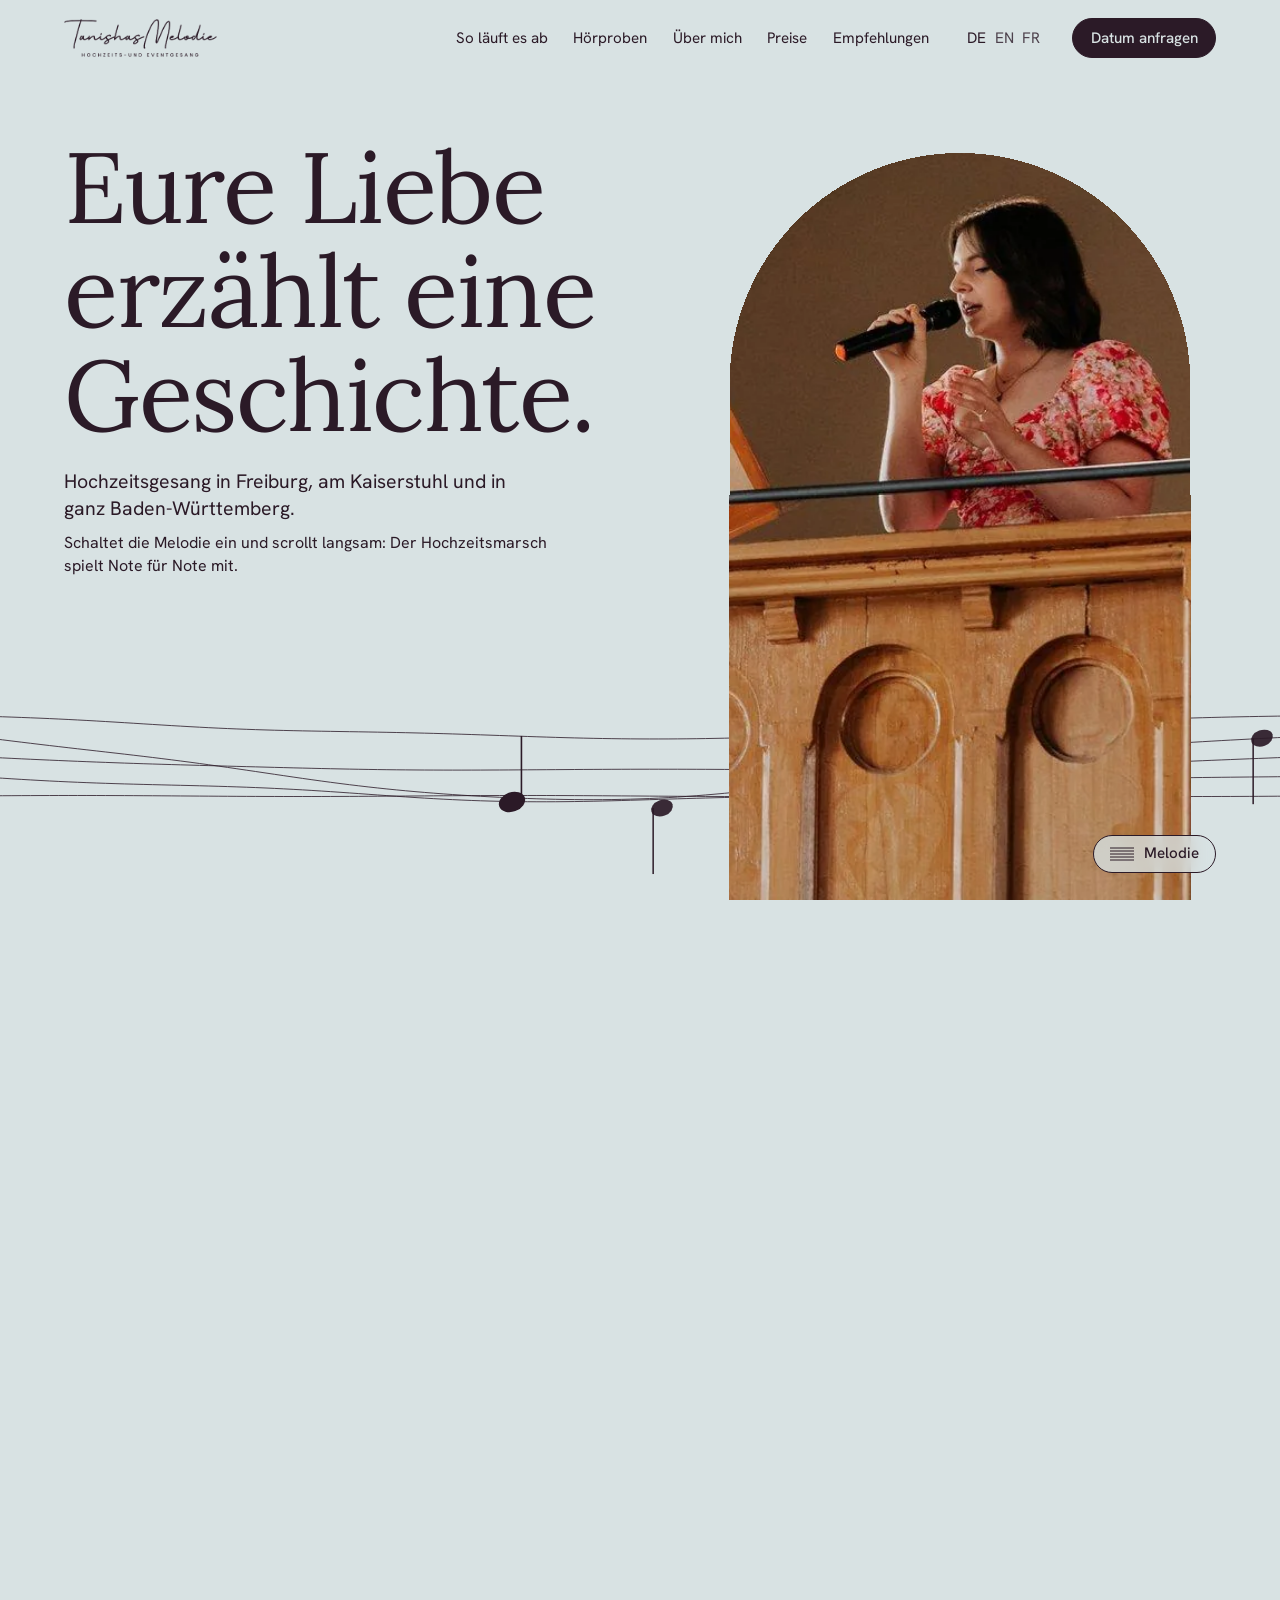
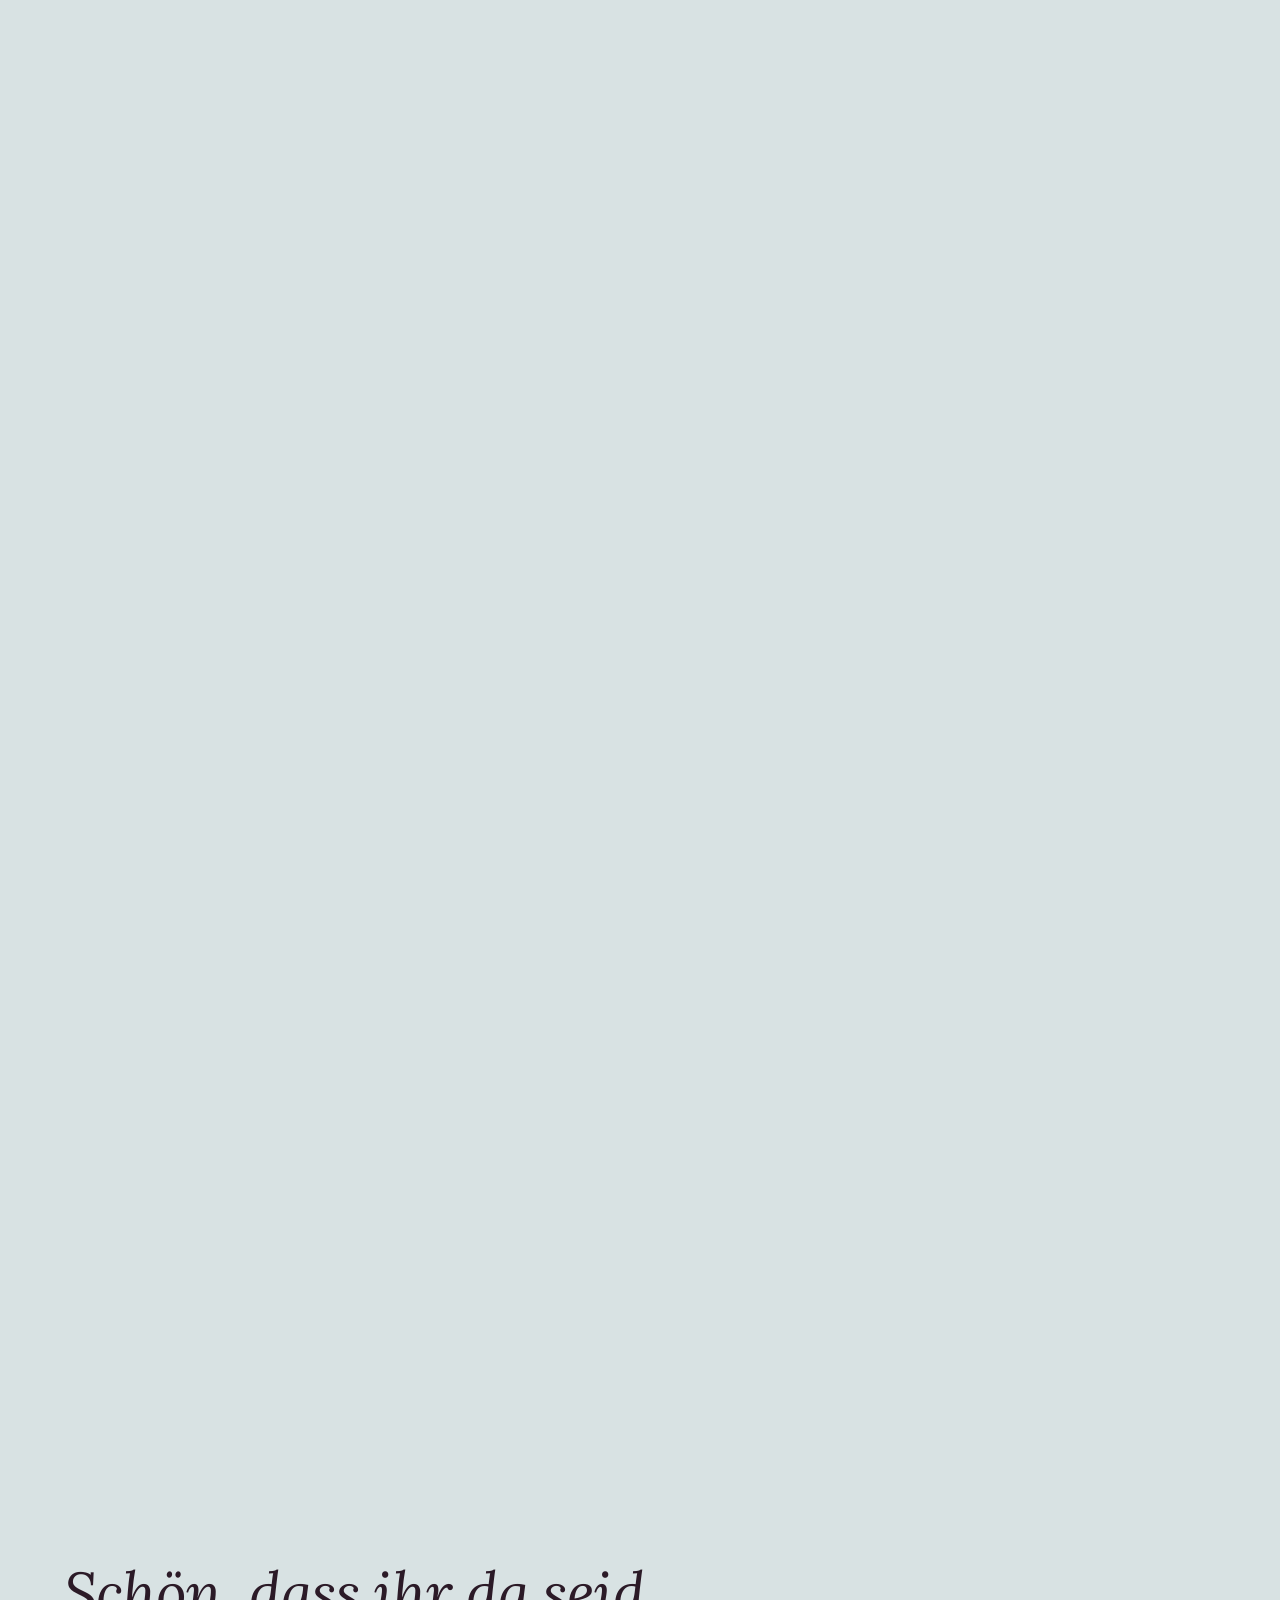
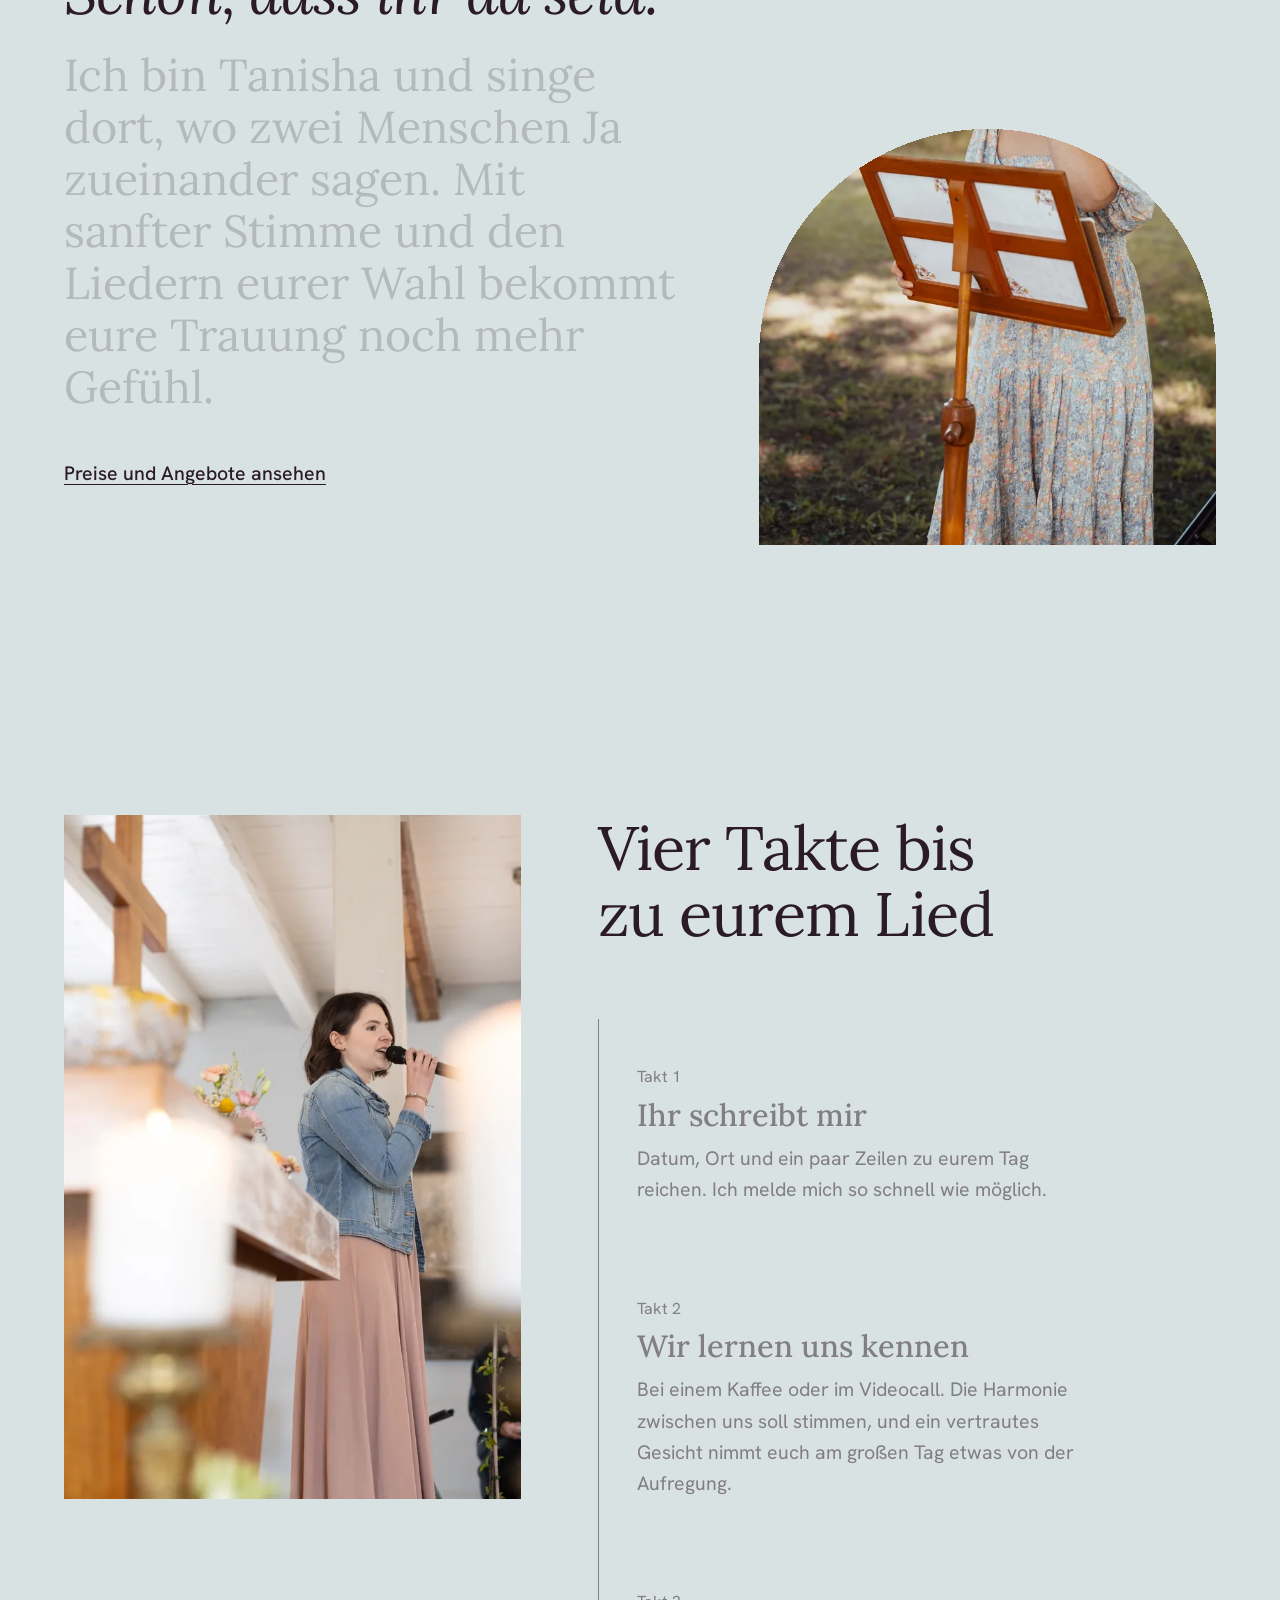
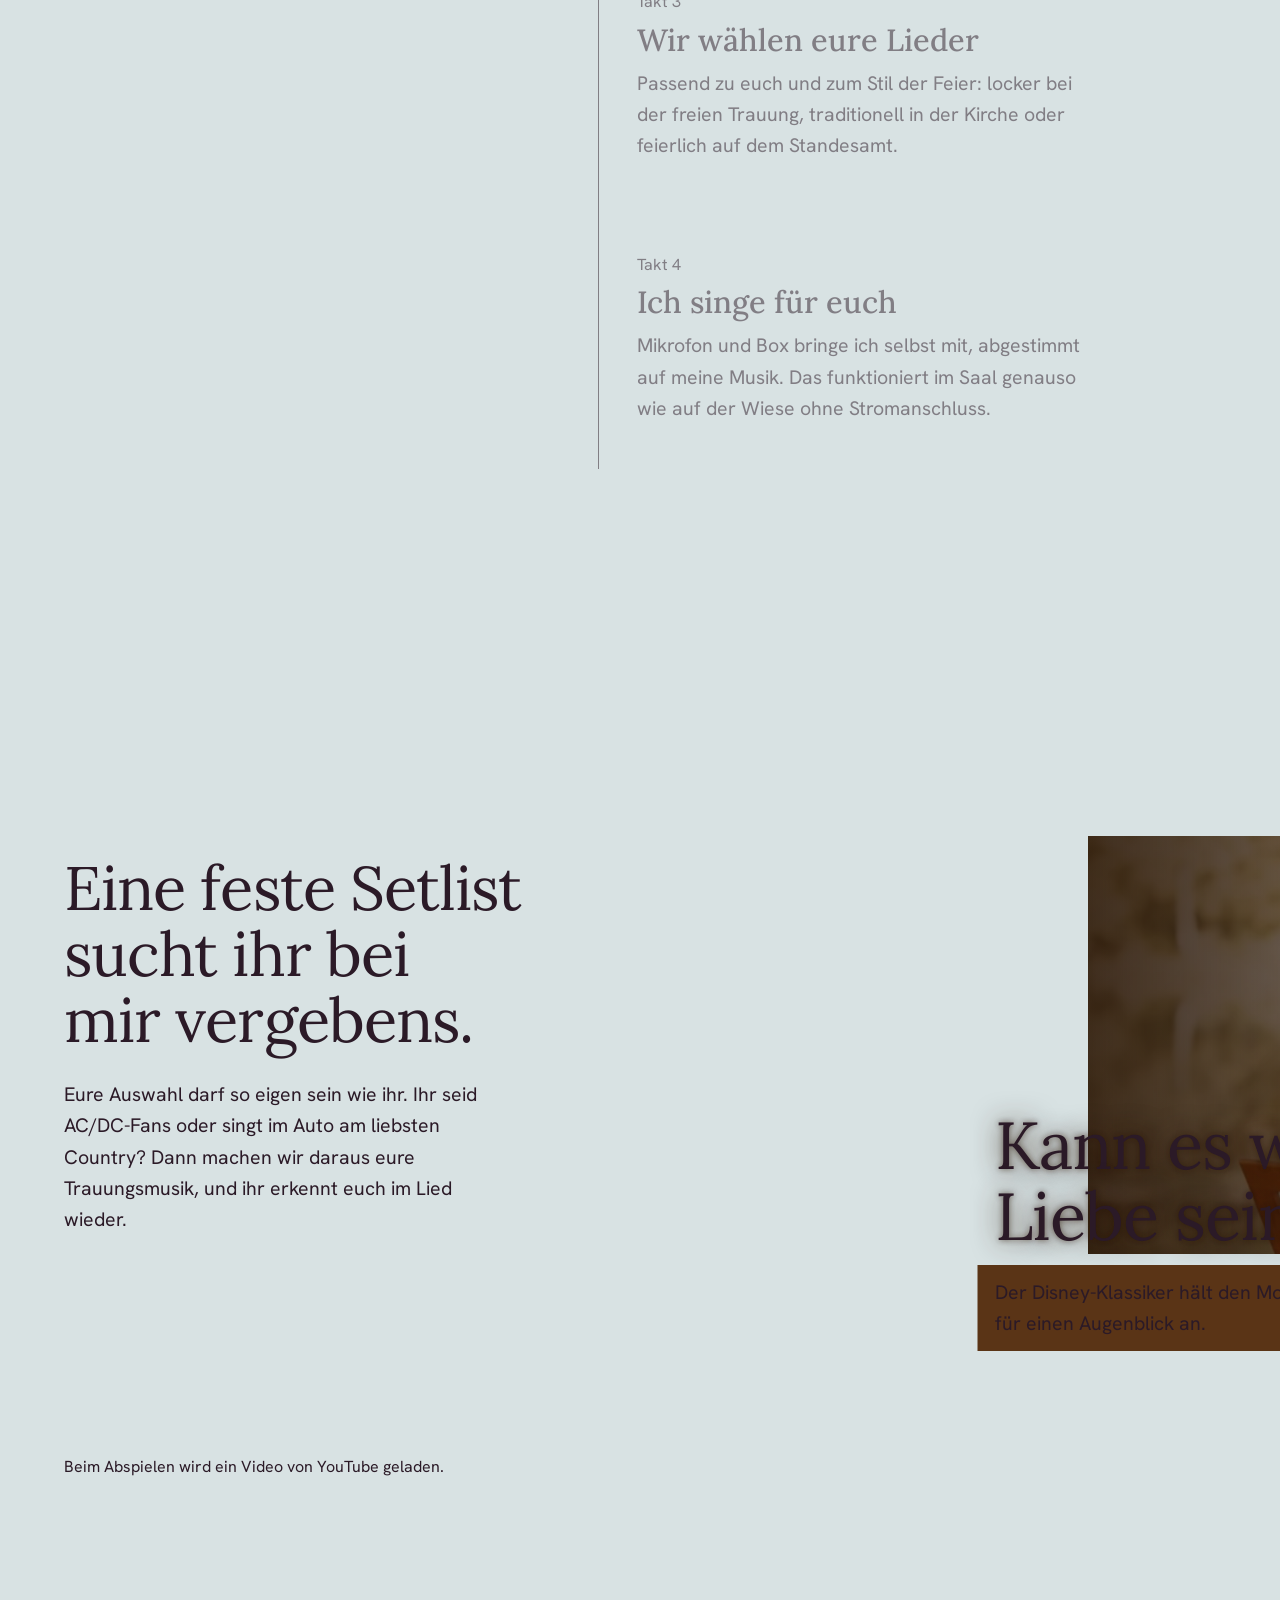
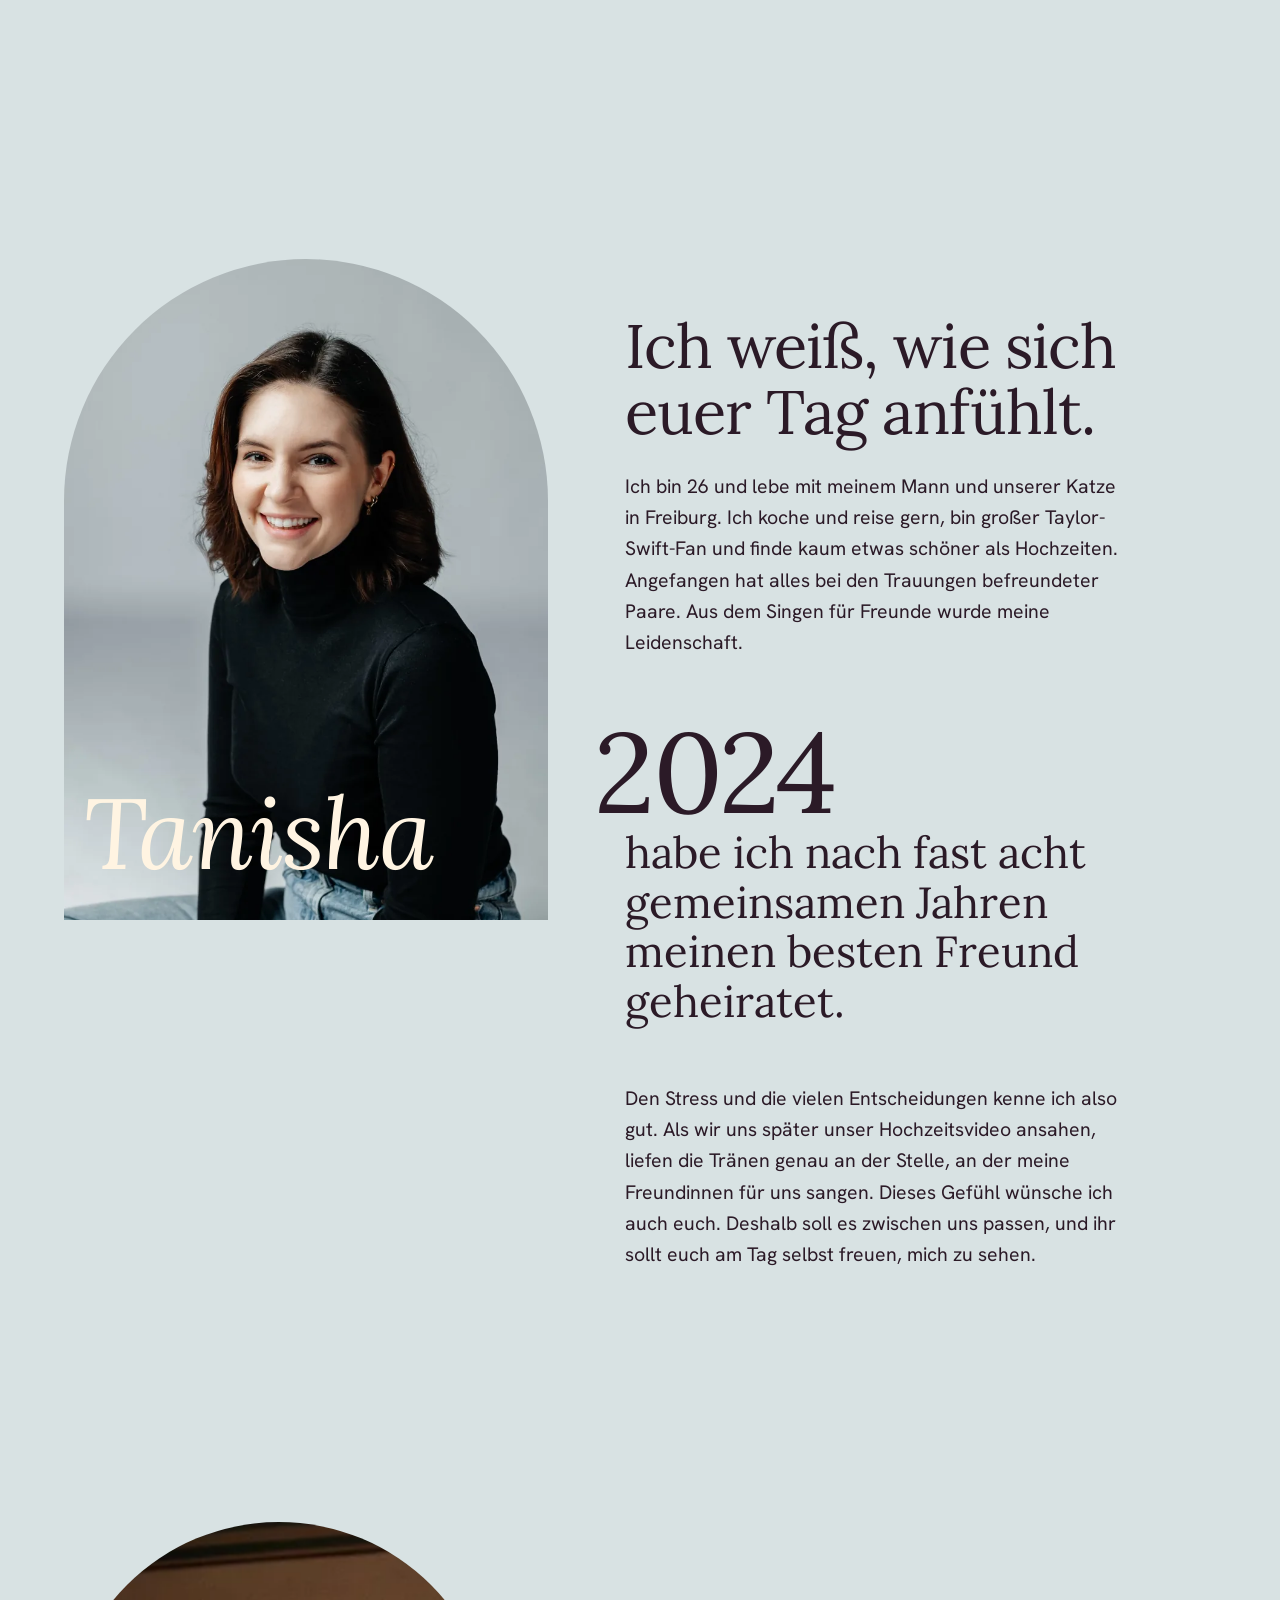
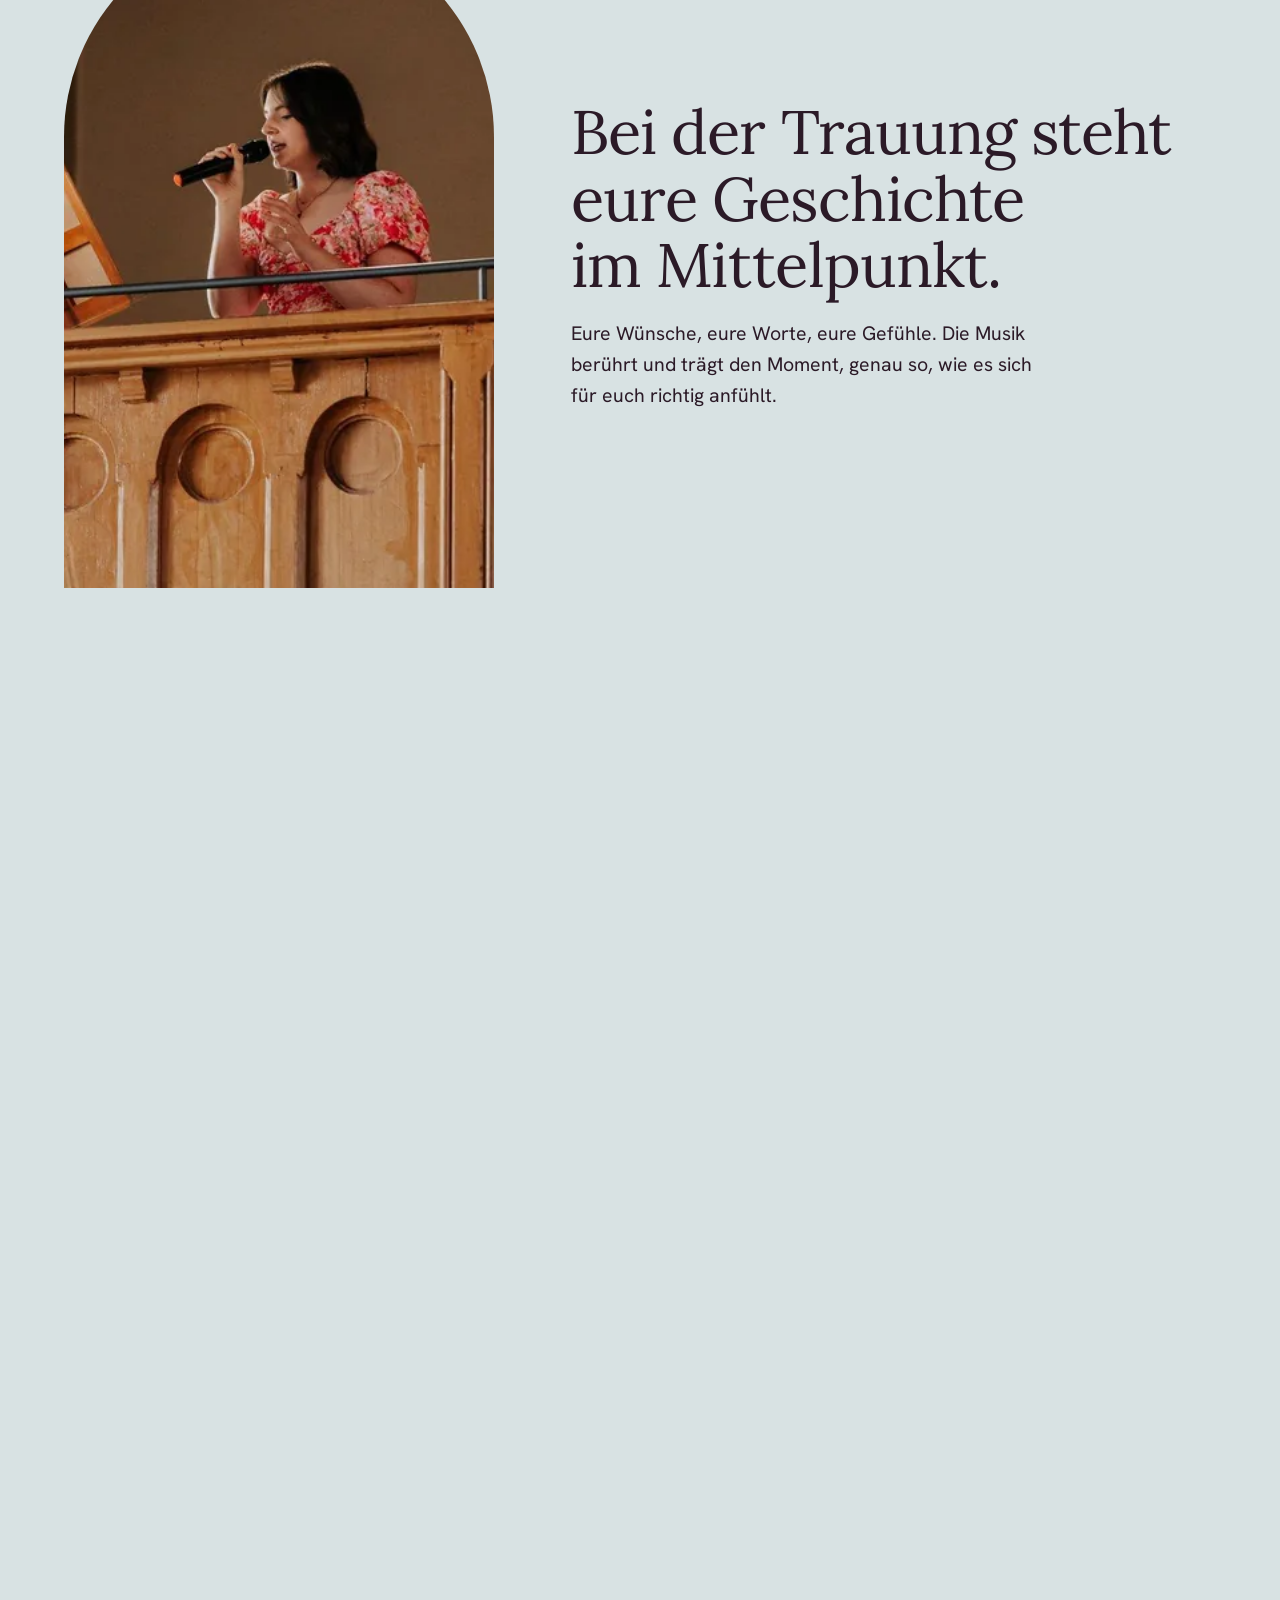
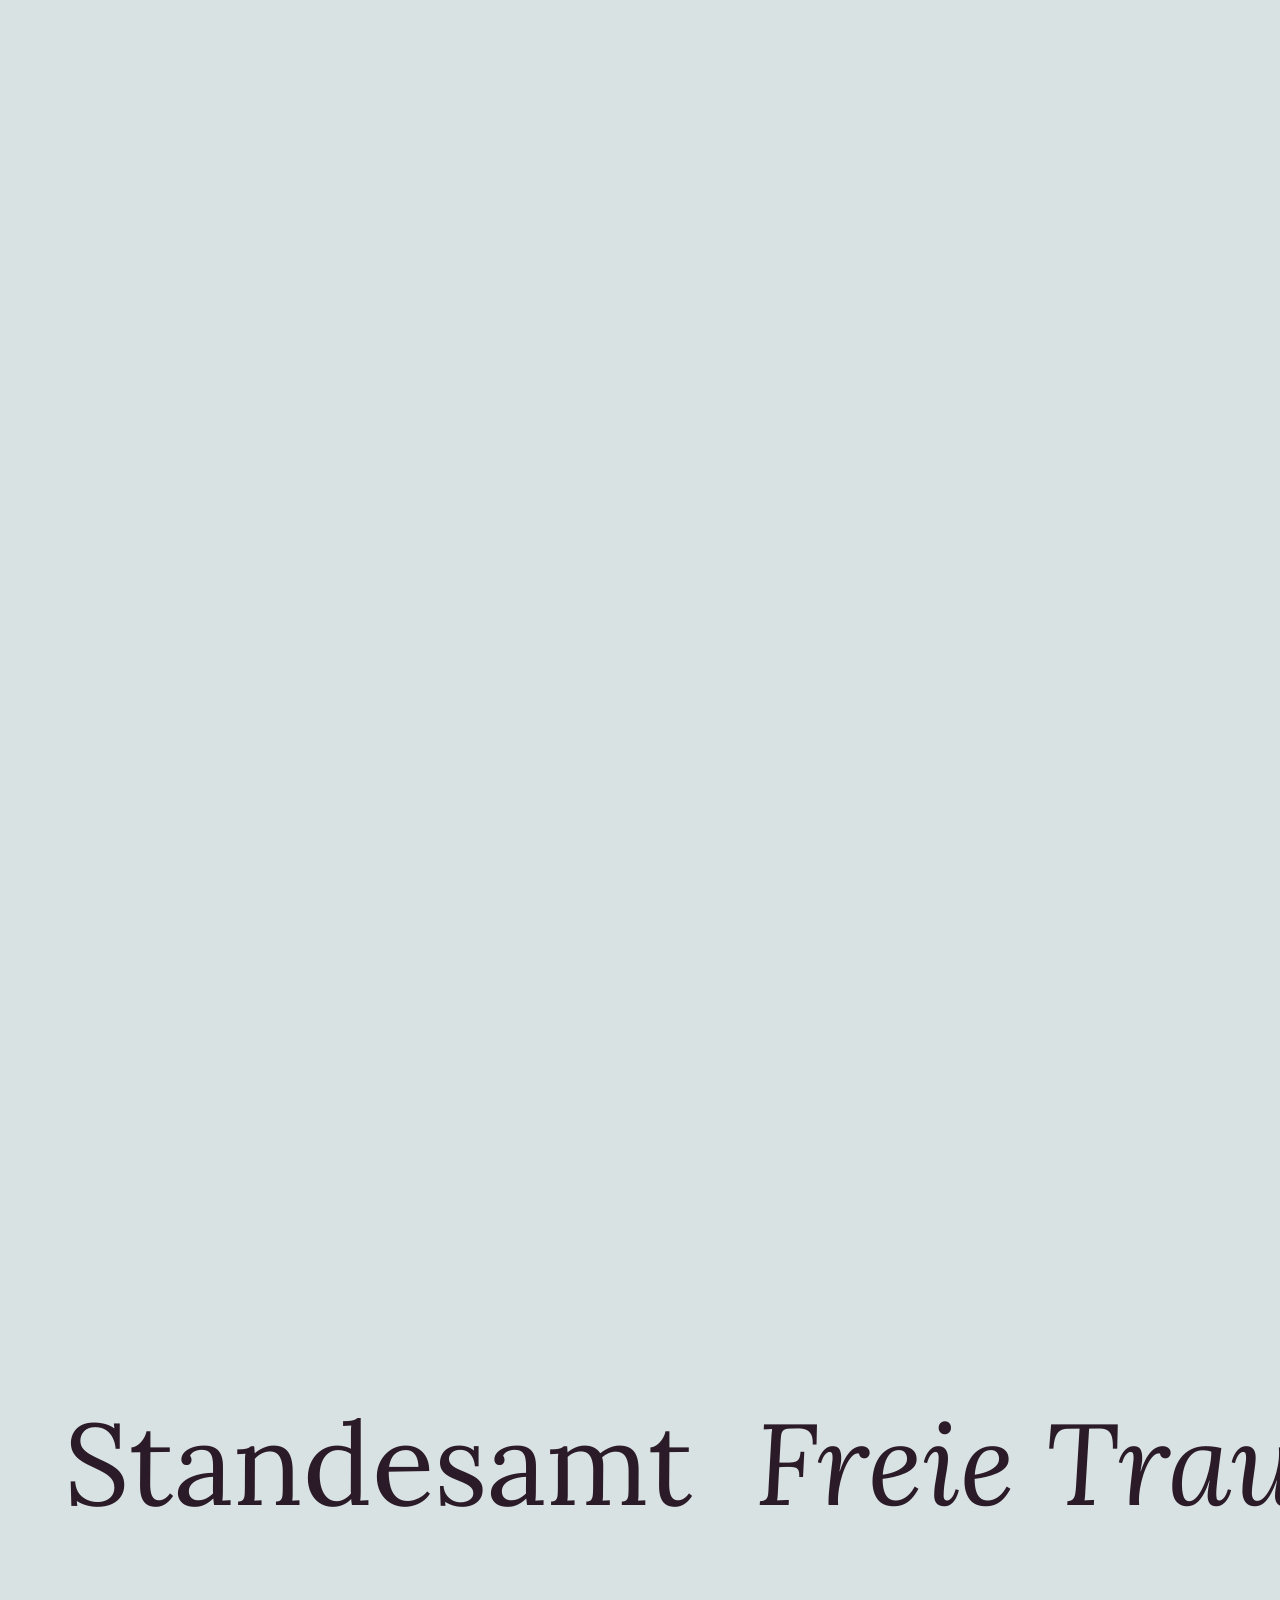
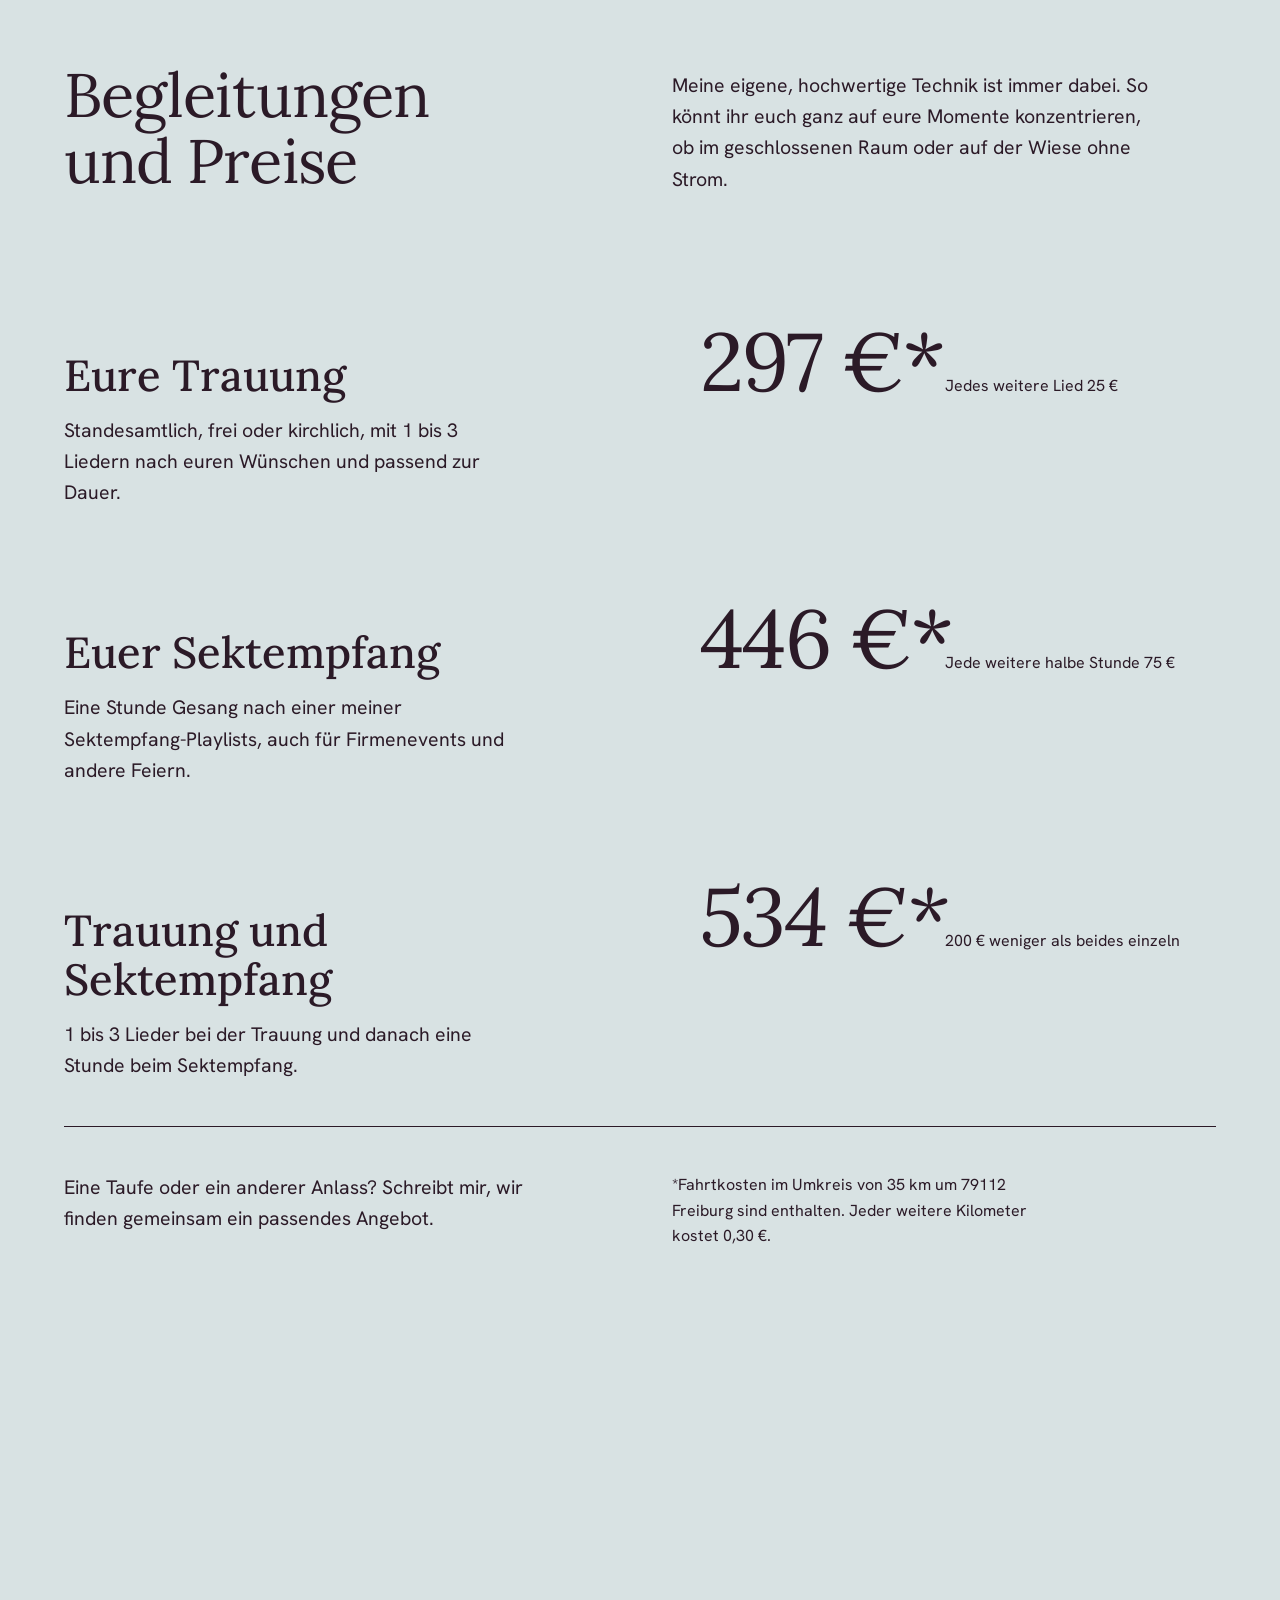
<file: index.html>
<!doctype html>
<html lang="de">
<head>
<meta charset="utf-8">
<meta name="viewport" content="width=device-width, initial-scale=1, viewport-fit=cover">
<title>Tanishas Melodie: Hochzeitssängerin in Freiburg und am Kaiserstuhl</title>
<meta name="description" content="Tanisha singt eure Trauung und euren Sektempfang in Freiburg, am Kaiserstuhl und in Baden-Württemberg, mit den Liedern, die zu euch passen.">
<!-- Entwurf: vor dem Livegang entfernen -->
<meta name="robots" content="noindex">
<meta name="theme-color" content="#D8E2E3">
<link rel="icon" href="data:image/svg+xml,%3Csvg xmlns='http://www.w3.org/2000/svg' viewBox='0 0 32 32'%3E%3Cellipse cx='12' cy='24' rx='7' ry='5' fill='%232B1A27' transform='rotate(-20 12 24)'/%3E%3Crect x='17.5' y='4' width='2' height='20' fill='%232B1A27'/%3E%3C/svg%3E">
<link rel="alternate" hreflang="de" href="https://oeztuerkhamza.github.io/tanishas-melodie/">
<link rel="alternate" hreflang="en" href="https://oeztuerkhamza.github.io/tanishas-melodie/en/">
<link rel="alternate" hreflang="fr" href="https://oeztuerkhamza.github.io/tanishas-melodie/fr/">
<link rel="preload" href="assets/fonts/lora-latin-wght-normal.woff2" as="font" type="font/woff2" crossorigin>
<link rel="preload" href="assets/fonts/hanken-grotesk-latin-wght-normal.woff2" as="font" type="font/woff2" crossorigin>
<link rel="preload" href="assets/img/empore-1500.webp" as="image">
<link rel="stylesheet" href="styles.css">
<script>
  if (!matchMedia('(prefers-reduced-motion: reduce)').matches) document.documentElement.classList.add('motion');
</script>
</head>
<body>
<a class="skip" href="#inhalt">Zum Inhalt springen</a>

<canvas id="saiten" aria-hidden="true"></canvas>

<header class="kopf">
  <a class="logo" href="#auftakt" aria-label="Tanishas Melodie, zum Seitenanfang"></a>
  <button class="menu-knopf" type="button" aria-expanded="false" aria-controls="navigation">Menü</button>
  <nav id="navigation" aria-label="Hauptnavigation">
    <a href="#ablauf">So läuft es ab</a>
    <a href="#hoerproben">Hörproben</a>
    <a href="#ueber">Über mich</a>
    <a href="#preise">Preise</a>
    <a href="#empfehlungen">Empfehlungen</a>
    <span class="sprachen" role="group" aria-label="Sprache wählen"><a href="./" hreflang="de" lang="de" aria-label="Deutsch" aria-current="true">DE</a><a href="en/" hreflang="en" lang="en" aria-label="English">EN</a><a href="fr/" hreflang="fr" lang="fr" aria-label="Français">FR</a></span>
  </nav>
  <a class="knopf knopf-klein" href="#anfrage">Datum anfragen</a>
</header>

<button class="ton" type="button" aria-pressed="false">
  <svg viewBox="0 0 24 16" aria-hidden="true"><path d="M0 2h24M0 5h24M0 8h24M0 11h24M0 14h24" fill="none" stroke="currentColor"/></svg>
  <span class="ton-text">Melodie</span>
</button>

<main id="inhalt">

  <!-- Auftakt: Der Bogen öffnet sich zur Empore -->
  <section id="auftakt" class="szene" data-bg="#D8E2E3" data-ink="#2B1A27" data-line="#2B1A27" data-y="0.84" data-y-m="0.435" data-gap="20" data-gap-m="9" data-amp="0" data-alpha="0.8" data-notes="1">
    <div class="marke" style="top:30%" data-bg="#D8E2E3" data-ink="#FFF4E2" data-line="#2B1A27" data-y="0.84" data-y-m="0.435" data-gap="20" data-gap-m="9" data-amp="0" data-alpha="0.8" data-notes="1"></div>
    <div class="buehne">
      <div class="bogen">
        <img src="assets/img/empore-1500.webp" srcset="assets/img/empore-960.webp 960w, assets/img/empore-1500.webp 1500w" sizes="100vw" width="1500" height="938" fetchpriority="high"
             alt="Tanisha singt mit geschlossenen Augen und Mikrofon auf der hölzernen Empore einer Kirche.">
        <div class="bogen-schatten"></div>
      </div>
      <div class="auftakt-text">
        <h1>
          <span class="h-a">
            <span class="zeile"><span><span class="ein">Eure Liebe</span></span></span>
            <span class="zeile"><span><span class="ein">erzählt eine</span></span></span>
            <span class="zeile"><span><span class="ein">Geschichte.</span></span></span>
          </span>
          <span class="h-b">Musik macht sie hörbar.</span>
        </h1>
        <div class="unter">
        <p class="unterzeile">Hochzeitsgesang in Freiburg, am Kaiserstuhl und in ganz Baden-Württemberg.</p>
        <p class="ton-tipp">Schaltet die Melodie ein und scrollt langsam: Der Hochzeitsmarsch spielt Note für Note mit.</p>
        </div>
      </div>
    </div>
  </section>

  <!-- Willkommen -->
  <section id="willkommen" data-bg="#BAC5A5" data-ink="#2B1A27" data-line="#3F4A2C" data-y="0.5" data-gap="26" data-amp="60" data-alpha="0.2" data-notes="0.2">
    <div class="spalten">
      <div class="willkommen-text">
        <p class="schrift">Schön, dass ihr da seid.</p>
        <p class="vorlesen">Ich bin Tanisha und singe dort, wo zwei Menschen Ja zueinander sagen. Mit sanfter Stimme und den Liedern eurer Wahl bekommt eure Trauung noch mehr Gefühl.</p>
        <a class="pfeil-link" href="#preise">Preise und Angebote ansehen</a>
      </div>
      <figure class="bogen-bild garten">
        <img src="assets/img/garten-800.webp" srcset="assets/img/garten-800.webp 800w, assets/img/garten-1332.webp 1332w" sizes="(max-width: 900px) 90vw, 42vw" width="1332" height="2000" loading="lazy"
             alt="Tanisha im geblümten Kleid singt im Garten hinter einem hölzernen Notenständer, Sonnenlicht fällt durch die Bäume.">
      </figure>
    </div>
  </section>

  <!-- Vier Takte bis zu eurem Lied -->
  <section id="ablauf" data-bg="#F2DDD1" data-ink="#2B1A27" data-line="#7D4B3C" data-y="0.5" data-gap="30" data-amp="80" data-alpha="0.2" data-notes="0.15">
    <div class="ablauf-raster">
      <figure class="ablauf-bild">
        <img src="assets/img/kerzen-800.webp" srcset="assets/img/kerzen-800.webp 800w, assets/img/kerzen-1334.webp 1334w" sizes="(max-width: 900px) 100vw, 45vw" width="1334" height="2000" loading="lazy"
             alt="Tanisha in Jeansjacke und rosafarbenem Rock singt in einer hellen Kirche, im Vordergrund unscharfe Kerzen und ein Holzkreuz.">
      </figure>
      <div class="ablauf-inhalt">
        <h2>Vier Takte bis zu eurem Lied</h2>
        <ol class="takte">
          <li>
            <span class="takt-nr">Takt 1</span>
            <h3>Ihr schreibt mir</h3>
            <p>Datum, Ort und ein paar Zeilen zu eurem Tag reichen. Ich melde mich so schnell wie möglich.</p>
          </li>
          <li>
            <span class="takt-nr">Takt 2</span>
            <h3>Wir lernen uns kennen</h3>
            <p>Bei einem Kaffee oder im Videocall. Die Harmonie zwischen uns soll stimmen, und ein vertrautes Gesicht nimmt euch am großen Tag etwas von der Aufregung.</p>
          </li>
          <li>
            <span class="takt-nr">Takt 3</span>
            <h3>Wir wählen eure Lieder</h3>
            <p>Passend zu euch und zum Stil der Feier: locker bei der freien Trauung, traditionell in der Kirche oder feierlich auf dem Standesamt.</p>
          </li>
          <li>
            <span class="takt-nr">Takt 4</span>
            <h3>Ich singe für euch</h3>
            <p>Mikrofon und Box bringe ich selbst mit, abgestimmt auf meine Musik. Das funktioniert im Saal genauso wie auf der Wiese ohne Stromanschluss.</p>
          </li>
        </ol>
      </div>
    </div>
  </section>

  <!-- Hörproben: horizontal über die Notenzeile -->
  <section id="hoerproben" class="quer" data-bg="#5A3416" data-ink="#FFF4E2" data-line="#EDBD78" data-y="0.9" data-gap="11" data-gap-m="8" data-amp="0" data-alpha="0.7" data-notes="1">
    <div class="quer-buehne">
      <div class="quer-spur">
        <article class="tafel tafel-start">
          <h2>Eine feste Setlist sucht ihr bei mir vergebens.</h2>
          <p>Eure Auswahl darf so eigen sein wie ihr. Ihr seid AC/DC-Fans oder singt im Auto am liebsten Country? Dann machen wir daraus eure Trauungsmusik, und ihr erkennt euch im Lied wieder.</p>
        </article>

        <article class="tafel lied">
          <div class="video" data-yt="sfPUa47gQvA" data-titel="Kann es wirklich Liebe sein?">
            <img src="assets/img/garten-800.webp" width="1332" height="2000" alt="" loading="lazy" class="lied-bild" style="object-position:60% 30%">
          </div>
          <div class="lied-text">
            <h3>Kann es wirklich Liebe sein?</h3>
            <p>Der Disney-Klassiker hält den Moment für einen Augenblick an.</p>
          </div>
        </article>

        <article class="tafel lied">
          <div class="video" data-yt="cNN7N1p3AOw" data-titel="A Thousand Years">
            <img src="assets/img/kerzen-800.webp" width="1334" height="2000" alt="" loading="lazy" class="lied-bild" style="object-position:60% 35%">
          </div>
          <div class="lied-text">
            <h3>A Thousand Years</h3>
            <p>Ruhig und wie gemacht für die Minuten vor dem Ja-Wort. Hier kommen auch den letzten Gästen die Tränen.</p>
          </div>
        </article>

        <article class="tafel lied">
          <div class="video" data-yt="yi6_9h-qeT8" data-titel="Hallelujah">
            <img src="assets/img/saal-800.webp" width="1332" height="2000" alt="" loading="lazy" class="lied-bild" style="object-position:40% 42%">
          </div>
          <div class="lied-text">
            <h3>Hallelujah</h3>
            <p>Für den Einzug oder den Moment vor dem Ja-Wort. Gänsehaut für das Brautpaar und alle Gäste.</p>
          </div>
        </article>

        <article class="tafel tafel-ende">
          <p class="schrift">Noch mehr hören?</p>
          <a class="knopf" href="https://www.instagram.com/tanishasmelodie" rel="noopener">Hörproben auf Instagram</a>
          <a class="pfeil-link" href="https://www.youtube.com/@tanishasmelodie" rel="noopener">YouTube-Kanal öffnen</a>
        </article>
      </div>
      <p class="video-hinweis">Beim Abspielen wird ein Video von YouTube geladen.</p>
    </div>
  </section>

  <!-- Über mich -->
  <section id="ueber" data-bg="#AEB5B9" data-ink="#2B1A27" data-line="#2B1A27" data-y="0.5" data-gap="24" data-amp="50" data-alpha="0.14" data-notes="0.12">
    <div class="ueber-raster">
      <figure class="ueber-bild">
        <img src="assets/img/portrait-800.webp" srcset="assets/img/portrait-800.webp 800w, assets/img/portrait-1333.webp 1333w" sizes="(max-width: 900px) 92vw, 44vw" width="1333" height="2000" loading="lazy"
             alt="Porträt von Tanisha: Sie lacht in die Kamera, trägt einen schwarzen Rollkragenpullover und helle Jeans.">
        <p class="name-gross schrift" aria-hidden="true">Tanisha</p>
      </figure>
      <div class="ueber-text">
        <h2>Ich weiß, wie sich euer Tag anfühlt.</h2>
        <p>Ich bin 26 und lebe mit meinem Mann und unserer Katze in Freiburg. Ich koche und reise gern, bin großer Taylor-Swift-Fan und finde kaum etwas schöner als Hochzeiten. Angefangen hat alles bei den Trauungen befreundeter Paare. Aus dem Singen für Freunde wurde meine Leidenschaft.</p>
        <p class="jahr"><span>2024</span> habe ich nach fast acht gemeinsamen Jahren meinen besten Freund geheiratet.</p>
        <p>Den Stress und die vielen Entscheidungen kenne ich also gut. Als wir uns später unser Hochzeitsvideo ansahen, liefen die Tränen genau an der Stelle, an der meine Freundinnen für uns sangen. Dieses Gefühl wünsche ich auch euch. Deshalb soll es zwischen uns passen, und ihr sollt euch am Tag selbst freuen, mich zu sehen.</p>
      </div>
    </div>
  </section>

  <!-- Meine Melodie: von der Trauung zum Sektempfang -->
  <section id="melodie" class="szene" data-bg="#EFC8BE" data-ink="#2B1A27" data-line="#7D3F3A" data-y="0.5" data-gap="20" data-amp="30" data-alpha="0.2" data-notes="0.2">
    <div class="marke" style="top:42%" data-bg="#F49A67" data-ink="#2B1A27" data-line="#2B1A27" data-y="0.5" data-gap="20" data-amp="30" data-alpha="0.2" data-notes="0.2"></div>
    <div class="buehne melodie-buehne">
      <figure class="melodie-bild">
        <img class="m-a" src="assets/img/empore-960.webp" width="960" height="600" loading="lazy" alt="Tanisha singt auf der Kirchenempore.">
        <img class="m-b" src="assets/img/saal-800.webp" srcset="assets/img/saal-800.webp 800w, assets/img/saal-1332.webp 1332w" sizes="(max-width: 900px) 80vw, 36vw" width="1332" height="2000" loading="lazy" alt="Tanisha im apricotfarbenen Kleid singt mit geschlossenen Augen in einem Saal mit weißem Stuck.">
      </figure>
      <div class="melodie-texte">
        <div class="stimmung s-a">
          <h2>Bei der Trauung steht eure Geschichte im Mittelpunkt.</h2>
          <p>Eure Wünsche, eure Worte, eure Gefühle. Die Musik berührt und trägt den Moment, genau so, wie es sich für euch richtig anfühlt.</p>
        </div>
        <div class="stimmung s-b">
          <h2>Beim Sektempfang darf alles leichter werden.</h2>
          <p>Modern, locker, mit einem Hauch Boho. Keine klassischen Liebeslieder, sondern Songs für das, was gerade passiert: Zwei Menschen haben sich entschieden, und alle feiern mit.</p>
        </div>
      </div>
    </div>
  </section>

  <!-- Preise -->
  <section id="preise" data-bg="#F49A67" data-ink="#2B1A27" data-line="#2B1A27" data-y="0.5" data-gap="22" data-amp="40" data-alpha="0.12" data-notes="0.12">
    <p class="laufband" aria-hidden="true"><span>Standesamt <i>Freie Trauung</i> Kirche <i>Sektempfang</i> Firmenevent <i>Taufe</i> Standesamt <i>Freie Trauung</i> Kirche <i>Sektempfang</i></span></p>
    <div class="preise-kopf">
      <h2>Begleitungen und Preise</h2>
      <p>Meine eigene, hochwertige Technik ist immer dabei. So könnt ihr euch ganz auf eure Momente konzentrieren, ob im geschlossenen Raum oder auf der Wiese ohne Strom.</p>
    </div>
    <ul class="preisliste">
      <li>
        <div><h3>Eure Trauung</h3><p>Standesamtlich, frei oder kirchlich, mit 1 bis 3 Liedern nach euren Wünschen und passend zur Dauer.</p></div>
        <p class="preis"><span data-zahl="300">300</span>&nbsp;€*</p>
        <p class="zusatz">Jedes weitere Lied 25 €</p>
      </li>
      <li>
        <div><h3>Euer Sektempfang</h3><p>Eine Stunde Gesang nach einer meiner Sektempfang-Playlists, auch für Firmenevents und andere Feiern.</p></div>
        <p class="preis"><span data-zahl="450">450</span>&nbsp;€*</p>
        <p class="zusatz">Jede weitere halbe Stunde 75 €</p>
      </li>
      <li class="beides">
        <div><h3>Trauung und Sektempfang</h3><p>1 bis 3 Lieder bei der Trauung und danach eine Stunde beim Sektempfang.</p></div>
        <p class="preis"><span data-zahl="550">550</span>&nbsp;€*</p>
        <p class="zusatz">200 € weniger als beides einzeln</p>
      </li>
    </ul>
    <div class="preise-fuss">
      <p>Eine Taufe oder ein anderer Anlass? Schreibt mir, wir finden gemeinsam ein passendes Angebot.</p>
      <p class="fussnote">*Fahrtkosten im Umkreis von 35 km um 79112 Freiburg sind enthalten. Jeder weitere Kilometer kostet 0,30 €.</p>
    </div>
  </section>

  <!-- Stimmen: Laternen in der Abenddämmerung -->
  <section id="stimmen" data-bg="#2A1526" data-ink="#FFF4E2" data-line="#E8B4A8" data-y="0.5" data-gap="24" data-amp="90" data-alpha="0.3" data-notes="0.12">
    <blockquote class="zitat">
      <p>„eine der besten Entscheidungen überhaupt!“</p>
      <footer>B + A über Tanisha bei ihrer Hochzeitsfeier</footer>
    </blockquote>
    <h2 class="stimmen-titel">Was meine Brautpaare erzählen</h2>
    <ul class="laternen">
      <li>
        <img src="assets/img/laterne-sl.webp" width="360" height="366" alt="" loading="lazy">
        <div><h3>S + L, freie Trauung</h3><p>Alle Liedwünsche wurden erfüllt, der Auftritt war sicher und gefühlvoll. Wenn die beiden heute an ihre Trauung denken, gehört die Musik fest dazu.</p></div>
      </li>
      <li>
        <img src="assets/img/laterne-kl.webp" width="360" height="366" alt="" loading="lazy">
        <div><h3>K + L, Hochzeitsfeier</h3><p>Tanisha hat die emotionalen Momente getragen. Das Paar beschreibt sie als nett, engagiert und unkompliziert und empfiehlt sie wärmstens weiter.</p></div>
      </li>
      <li>
        <img src="assets/img/laterne-mt.webp" width="360" height="366" alt="" loading="lazy">
        <div><h3>M + T, kirchliche Trauung</h3><p>Ein Lied von Ed Sheeran wurde zur bleibenden Erinnerung. Hilfe bei der Songauswahl, immer erreichbar, Mikrofon und Box selbst mitgebracht.</p></div>
      </li>
      <li>
        <img src="assets/img/laterne-ba.webp" width="360" height="366" alt="" loading="lazy">
        <div><h3>B + A, Hochzeitsfeier</h3><p>Von der ersten Note an waren alle verzaubert. Es gab Gänsehaut, und viele Gäste hatten Tränen in den Augen.</p></div>
      </li>
    </ul>
  </section>

  <!-- Empfehlungen -->
  <section id="empfehlungen" data-bg="#351B2E" data-ink="#FFF4E2" data-line="#E8B4A8" data-y="0.5" data-gap="24" data-amp="90" data-alpha="0.12" data-notes="0">
    <div class="empf-kopf">
      <h2>Meine liebsten Hochzeitsmenschen</h2>
      <p>Jede Empfehlung kommt aus eigener Erfahrung. Weitere folgen, zum Beispiel Trauredner, Hennadesign, DJs und Dekoration.</p>
    </div>
    <ul class="empf-liste">
      <li><span>Hochzeitslogos und Papeterie</span><a href="https://www.fluments.com/" rel="noopener">Fluments</a><p>Tina gestaltet Logos und Papeterie sehr detailverliebt und passend zu jedem Paar. Wir haben uns auf ihrer Messe „zweiteliebe“ kennengelernt.</p></li>
      <li><span>Personalisierte Geschenke</span><a href="https://manufakturzauber.de/ueber-mich/" rel="noopener">ManufakturZauber</a><p>Romina fertigt kreative, individuelle Hochzeitsgeschenke, die lange bleiben.</p></li>
      <li><span>Videografie</span><a href="https://www.jackygrundigfilms.de/" rel="noopener">Jacky Grundig</a><p>Jacky hat meine eigene Hochzeit gefilmt: ruhig und so unauffällig, dass man sie kaum bemerkt.</p></li>
      <li><span>Secondhand-Brautmode</span><a href="https://fairheiratet.com/" rel="noopener">Fairheiratet</a><p>Nachhaltiges Konzept, viel Feingefühl und eine Atmosphäre zum Wohlfühlen.</p></li>
      <li><span>Hochzeitsfotografie</span><a href="https://ersteliebe-fotografie.de/" rel="noopener">Ersteliebe Fotografie</a><p>Jasmin begleitet euch wie eine Freundin und fängt echte Momente ein. Wir haben bei einem Styled-Shooting zusammengearbeitet.</p></li>
      <li><span>Hochzeitslocation</span><a href="https://freiaemterhof.de/feste-feiern/" rel="noopener">S’Bierhaase Schiere</a><p>Hier haben wir selbst geheiratet: persönliche Betreuung vom ersten Gespräch an und eine wunderschöne Atmosphäre.</p></li>
      <li><span>Brautmode</span><a href="https://www.brautjubel.de/" rel="noopener">Brautjubel</a><p>Julia berät ruhig, herzlich und ehrlich, mit viel Gefühl für die Wünsche jeder Braut.</p></li>
    </ul>
  </section>

  <!-- Die fünf Linien werden zu zwei Ringen -->
  <section id="ja" class="szene" data-bg="#2A1526" data-ink="#FFF4E2" data-line="#F6C98B" data-y="0.5" data-gap="20" data-amp="0" data-alpha="1" data-notes="0" data-ring="1" data-win="1.3">
    <div class="buehne ja-buehne">
      <p class="ja-wort schrift">Ja.</p>
      <h2>Sagt mir euer Datum.</h2>
    </div>
  </section>

  <section id="anfrage" data-bg="#2A1526" data-ink="#FFF4E2" data-line="#F6C98B" data-y="0.5" data-gap="20" data-amp="0" data-alpha="0.16" data-notes="0" data-ring="1">
    <div class="anfrage-raster">
      <div>
        <h2>Fragt euer Hochzeitsdatum an</h2>
        <p>Ich melde mich so schnell wie möglich, danach verabreden wir unser Kennenlernen. Ich freue mich auf euch.</p>
        <p><a href="mailto:info@tanishasmelodie.de">info@tanishasmelodie.de</a><br><a href="https://www.instagram.com/tanishasmelodie" rel="noopener">@tanishasmelodie auf Instagram</a></p>
      </div>
      <form id="formular">
        <label>Name, Vorname <input name="name" autocomplete="name" required></label>
        <label>E-Mail <input type="email" name="email" autocomplete="email" required></label>
        <label>Datum und Ort der Trauung <input name="termin" required></label>
        <label>Ein paar Infos zu eurem besonderen Tag <textarea name="infos" rows="4"></textarea></label>
        <label class="einwilligung"><input type="checkbox" name="ok" required> <span>Ich bin einverstanden, dass diese Daten zur Kontaktaufnahme gespeichert und verarbeitet werden. Die Einwilligung kann ich jederzeit widerrufen. <a href="datenschutz.html">Mehr zum Datenschutz</a></span></label>
        <button class="knopf" type="submit">Anfrage per E-Mail vorbereiten</button>
        <p class="status" role="status"></p>
      </form>
    </div>
  </section>
</main>

<footer class="fuss">
  <p>Tanisha Karle, Tanishas Melodie, Im Mohnacker 12, 79112 Freiburg</p>
  <p class="fuss-links"><a href="impressum.html">Impressum</a> <a href="datenschutz.html">Datenschutz</a></p>
  <span class="sprachen" role="group" aria-label="Sprache wählen"><a href="./" hreflang="de" lang="de" aria-label="Deutsch" aria-current="true">DE</a><a href="en/" hreflang="en" lang="en" aria-label="English">EN</a><a href="fr/" hreflang="fr" lang="fr" aria-label="Français">FR</a></span>
</footer>

<script src="assets/vendor/gsap.min.js"></script>
<script src="assets/vendor/ScrollTrigger.min.js"></script>
<script src="assets/vendor/lenis.min.js"></script>
<script src="main.js"></script>
</body>
</html>
</file>
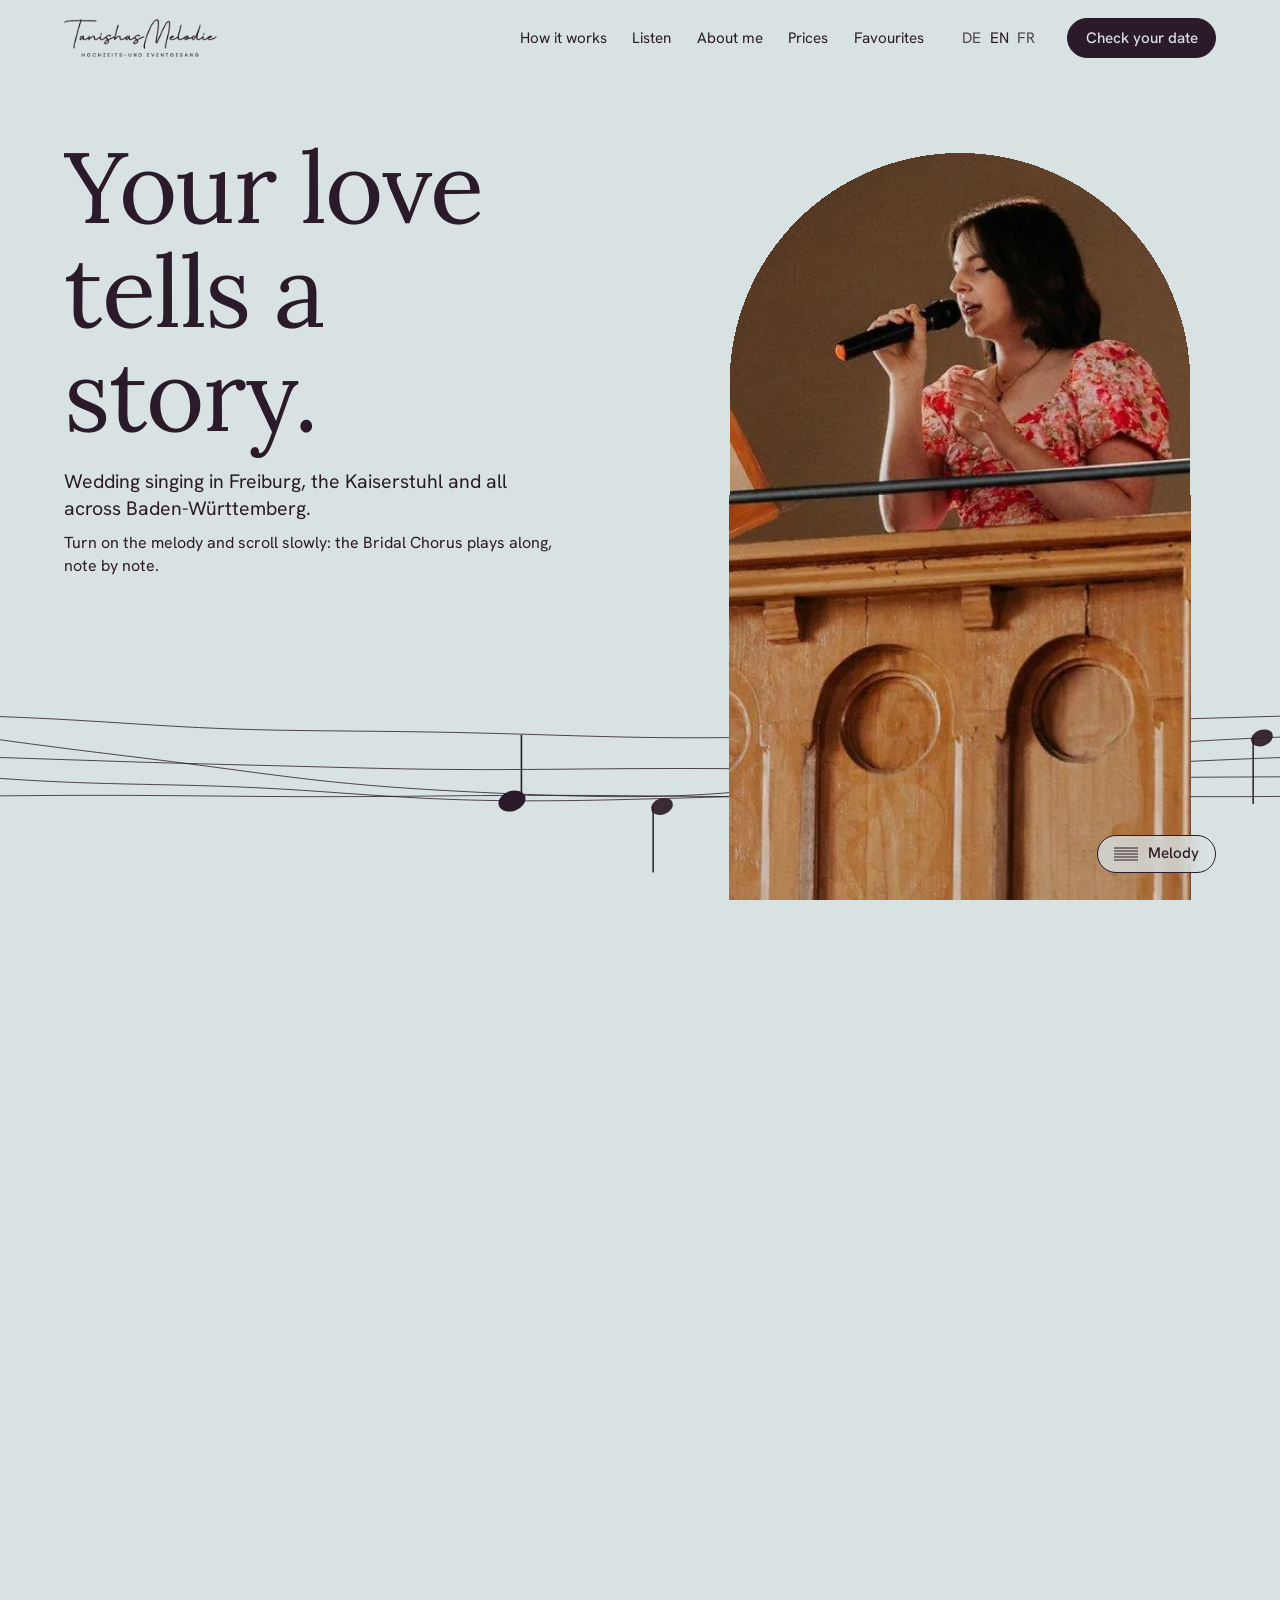
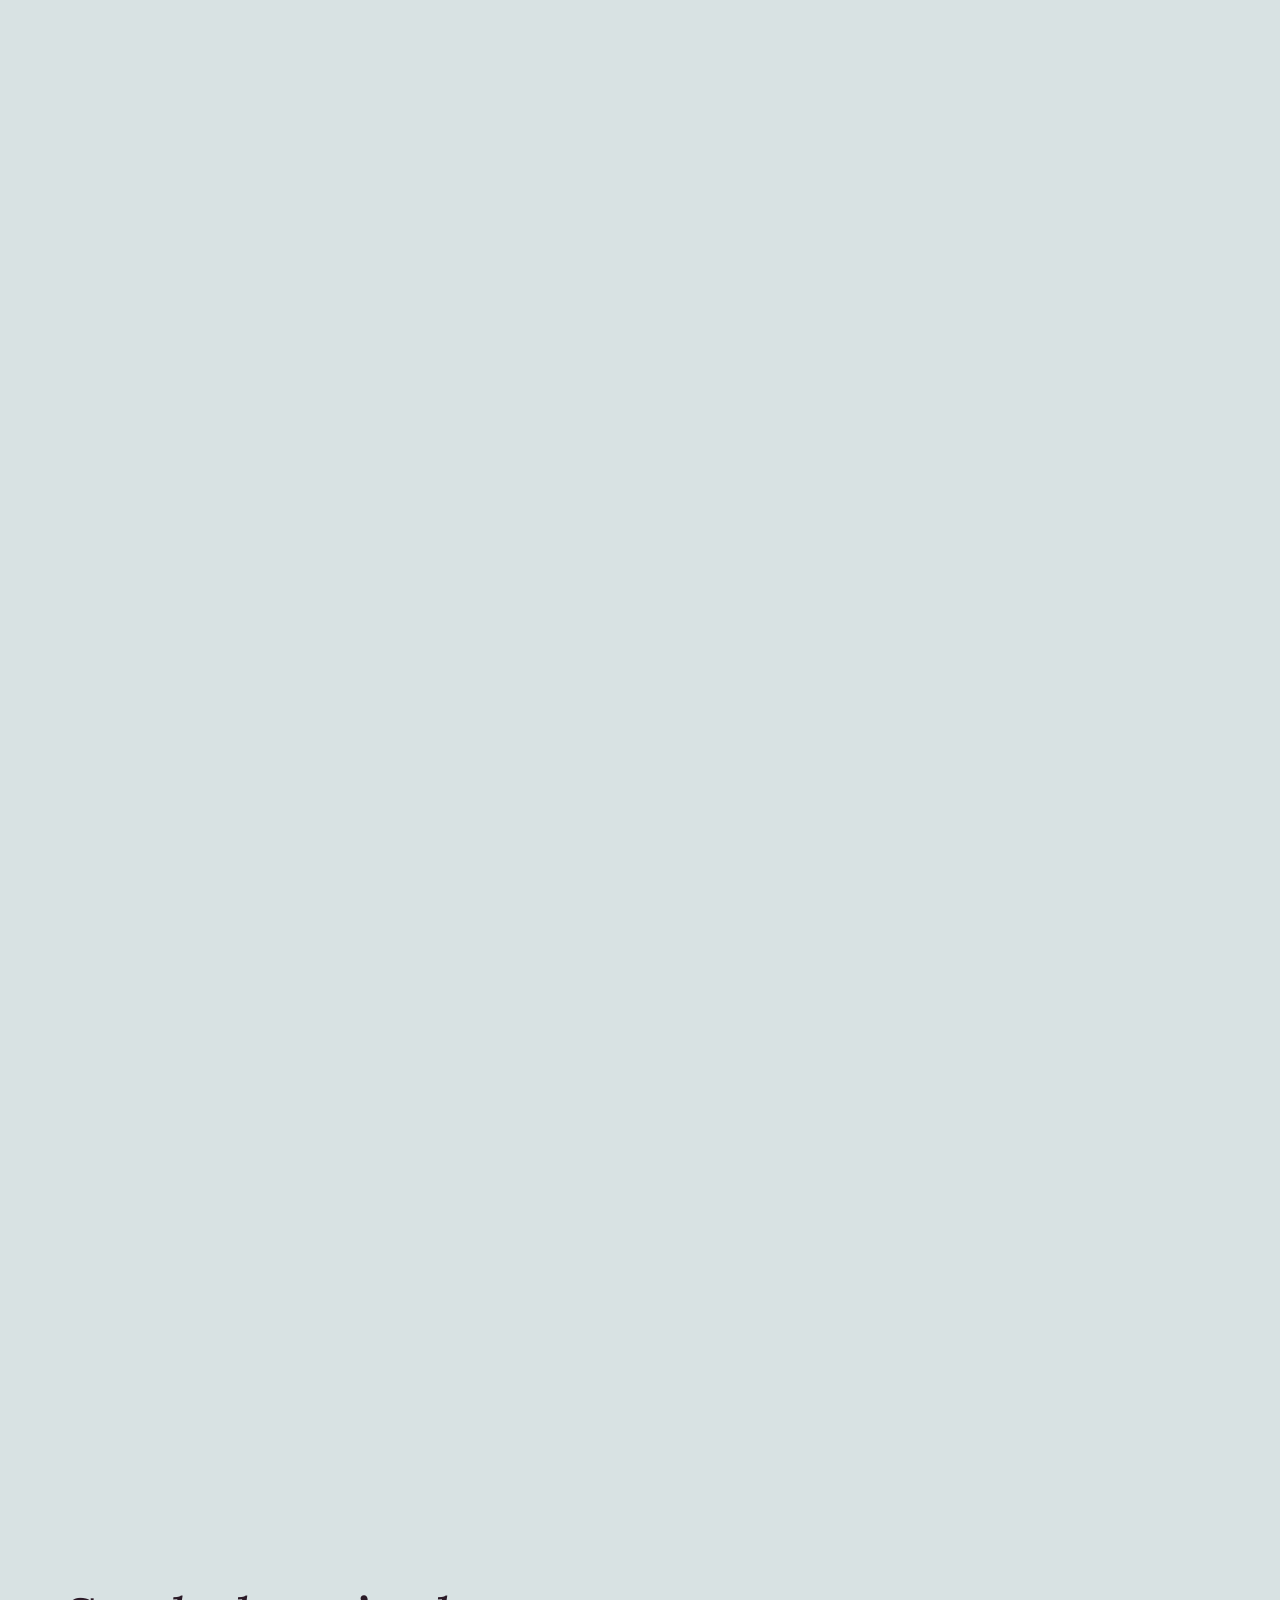
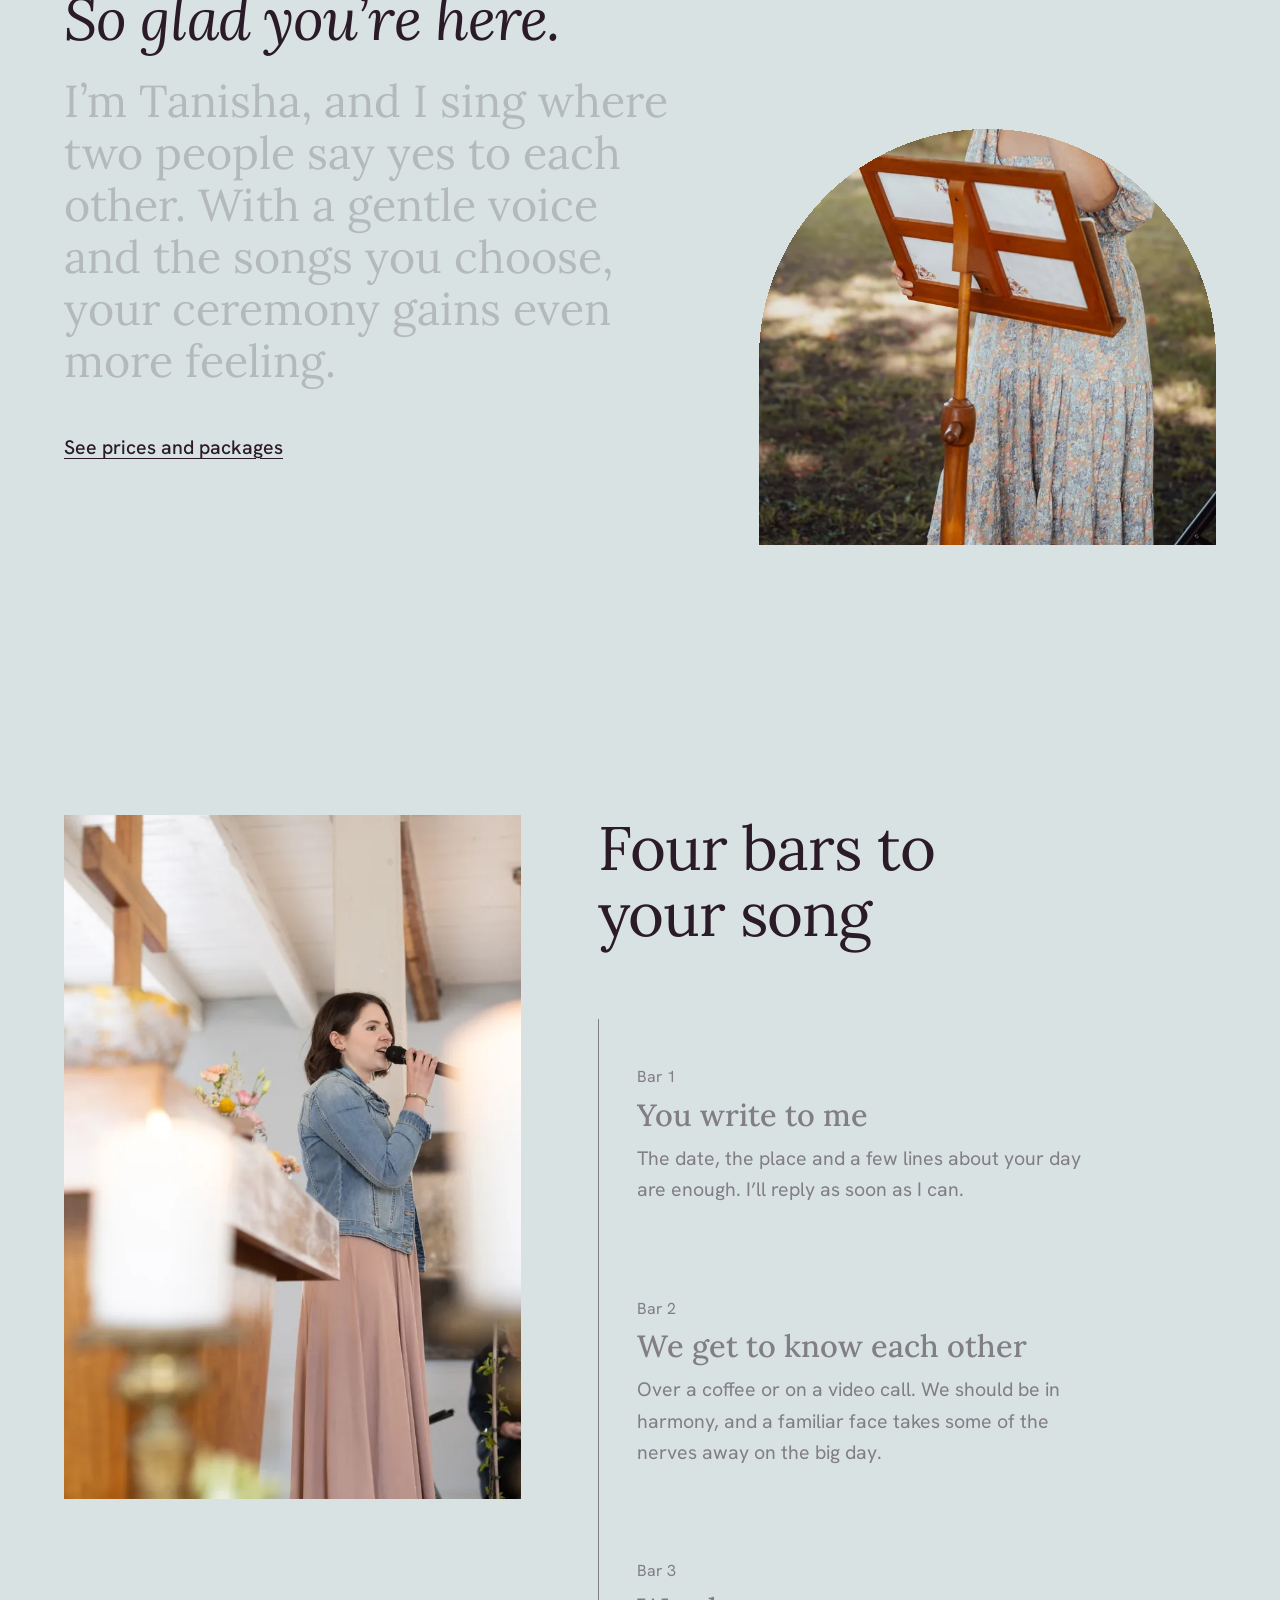
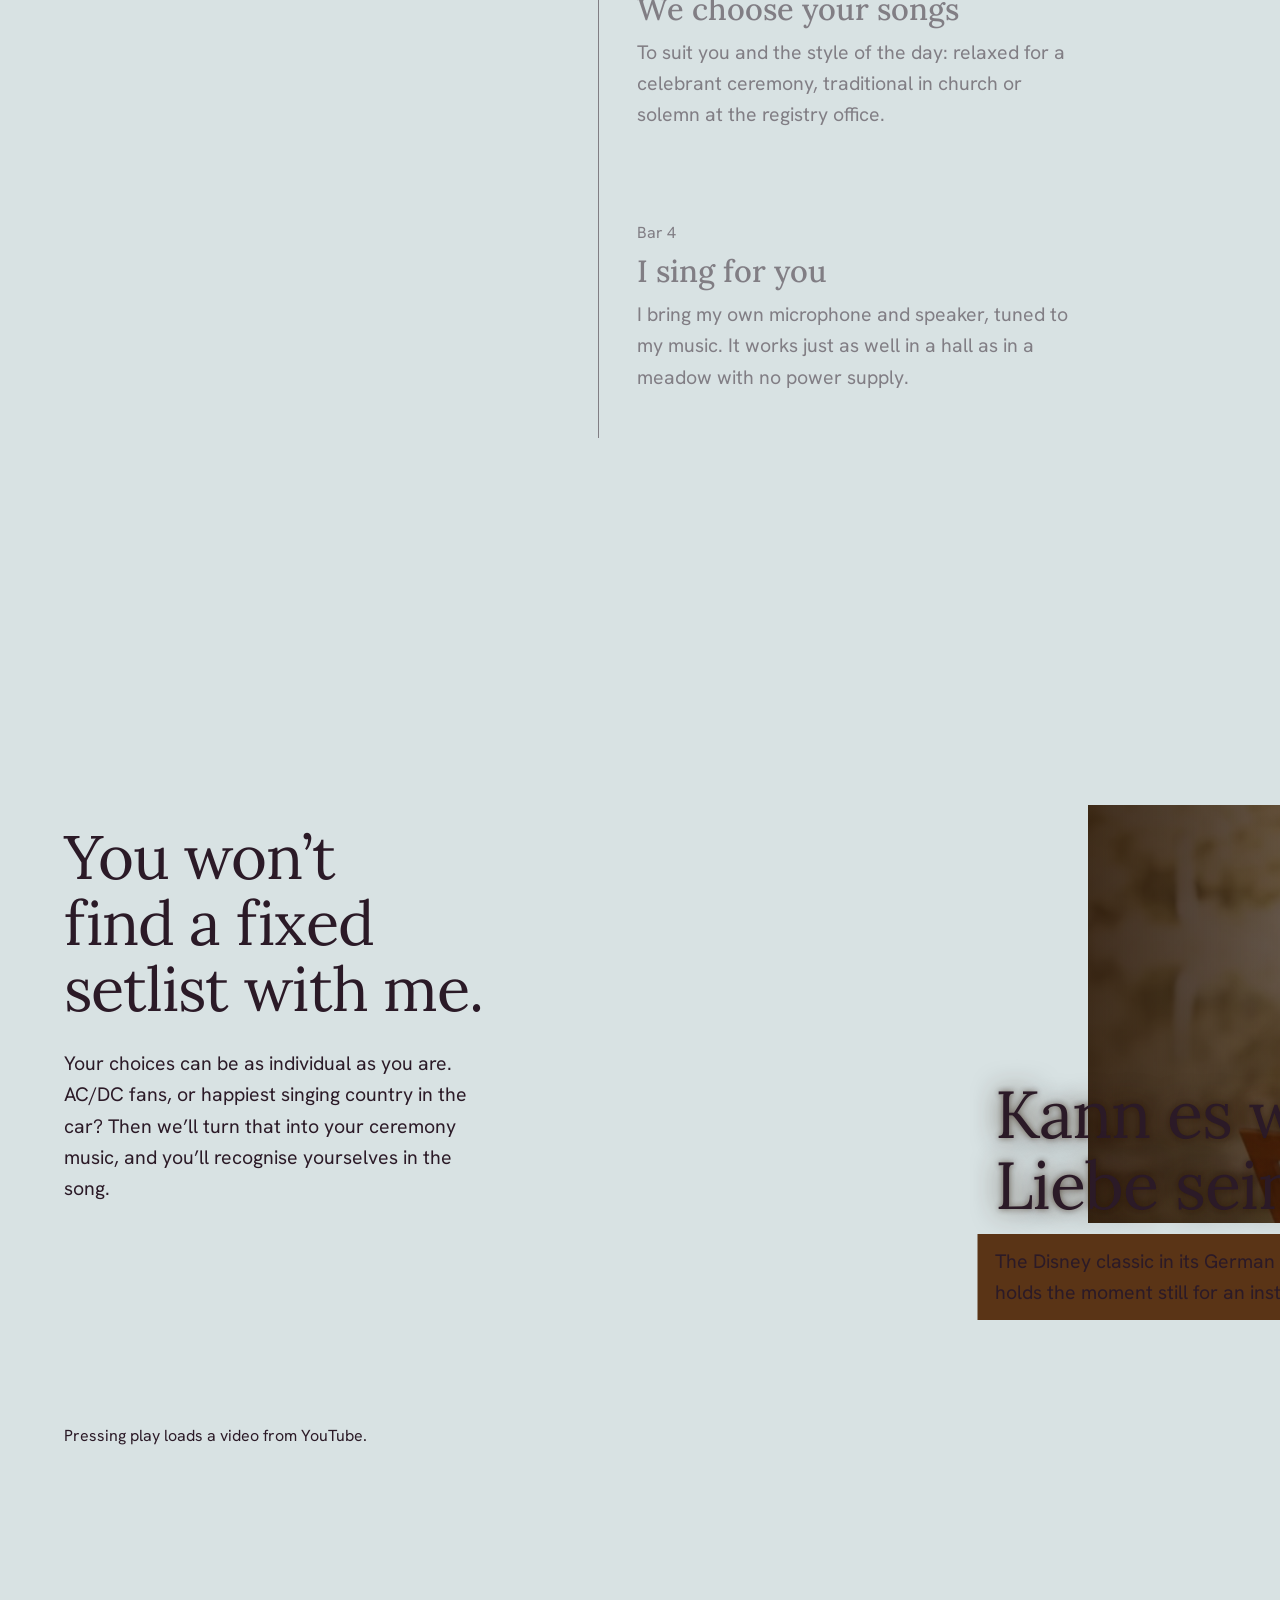
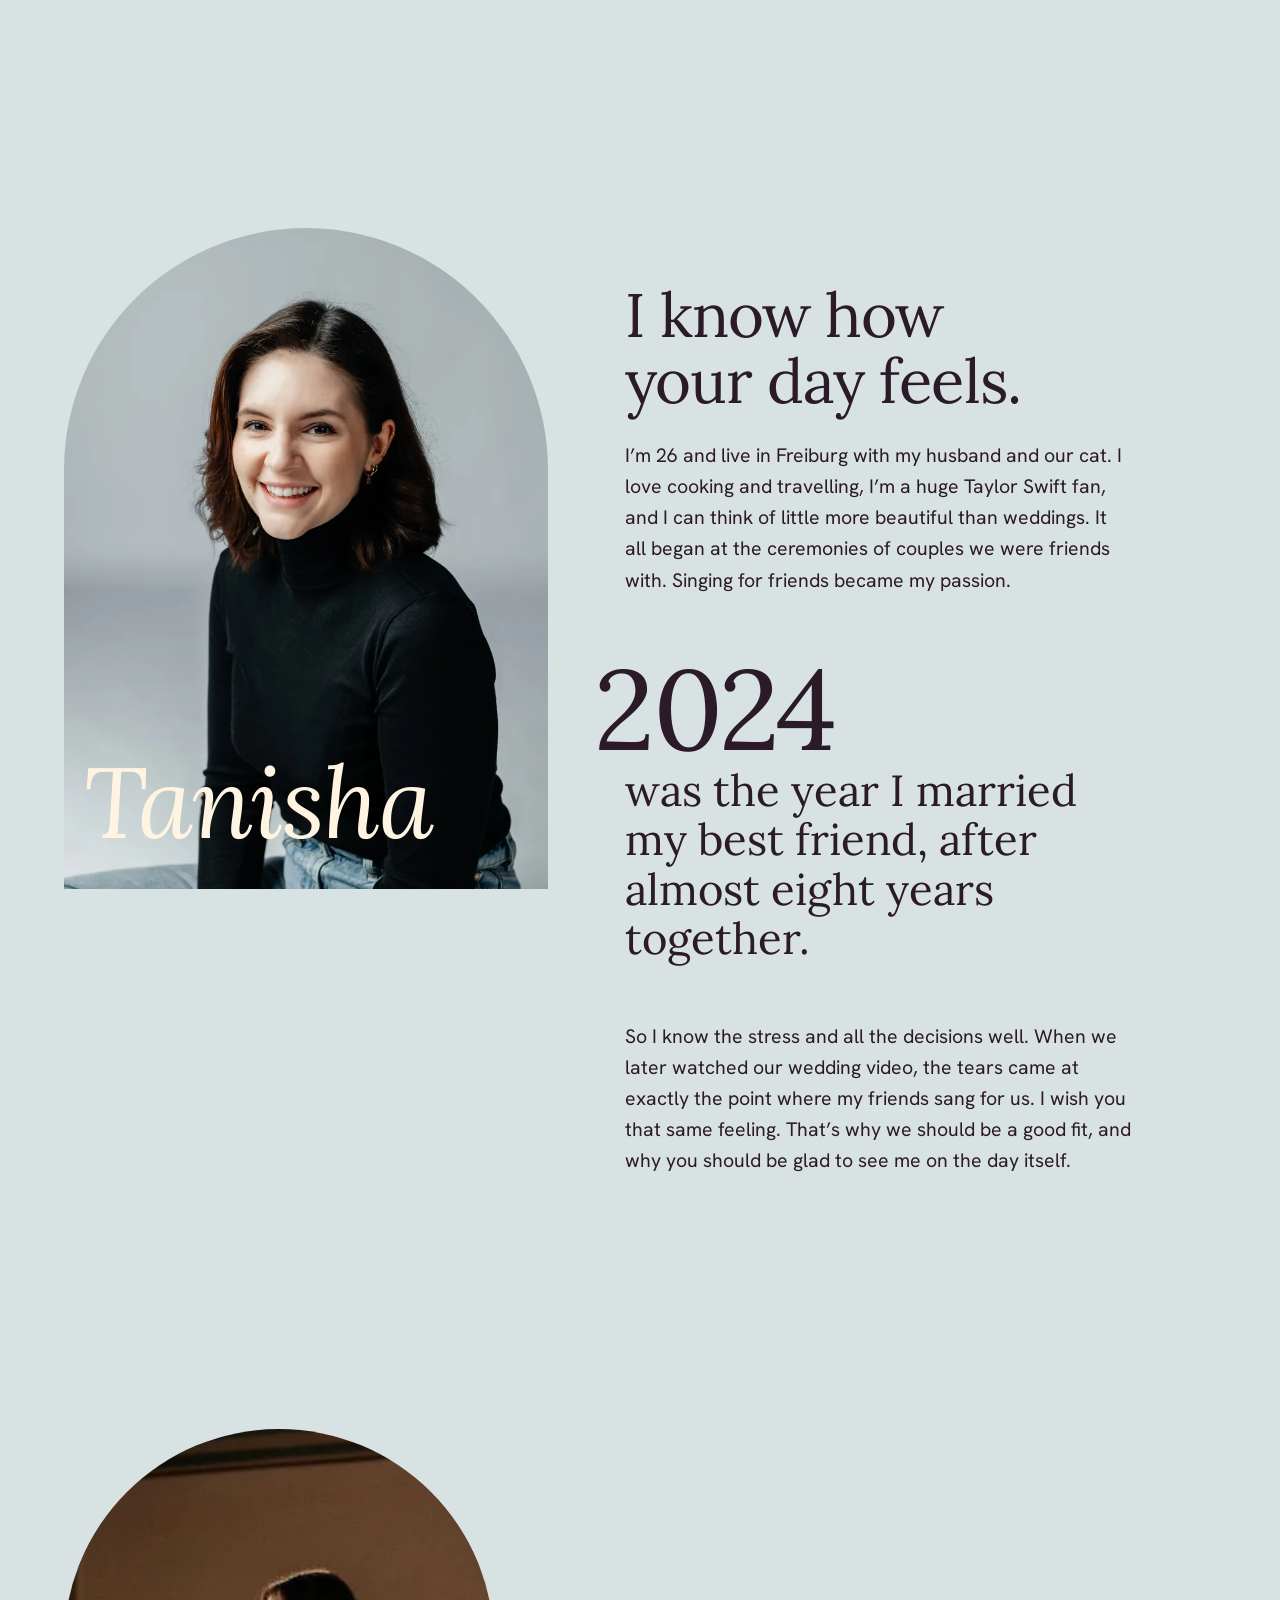
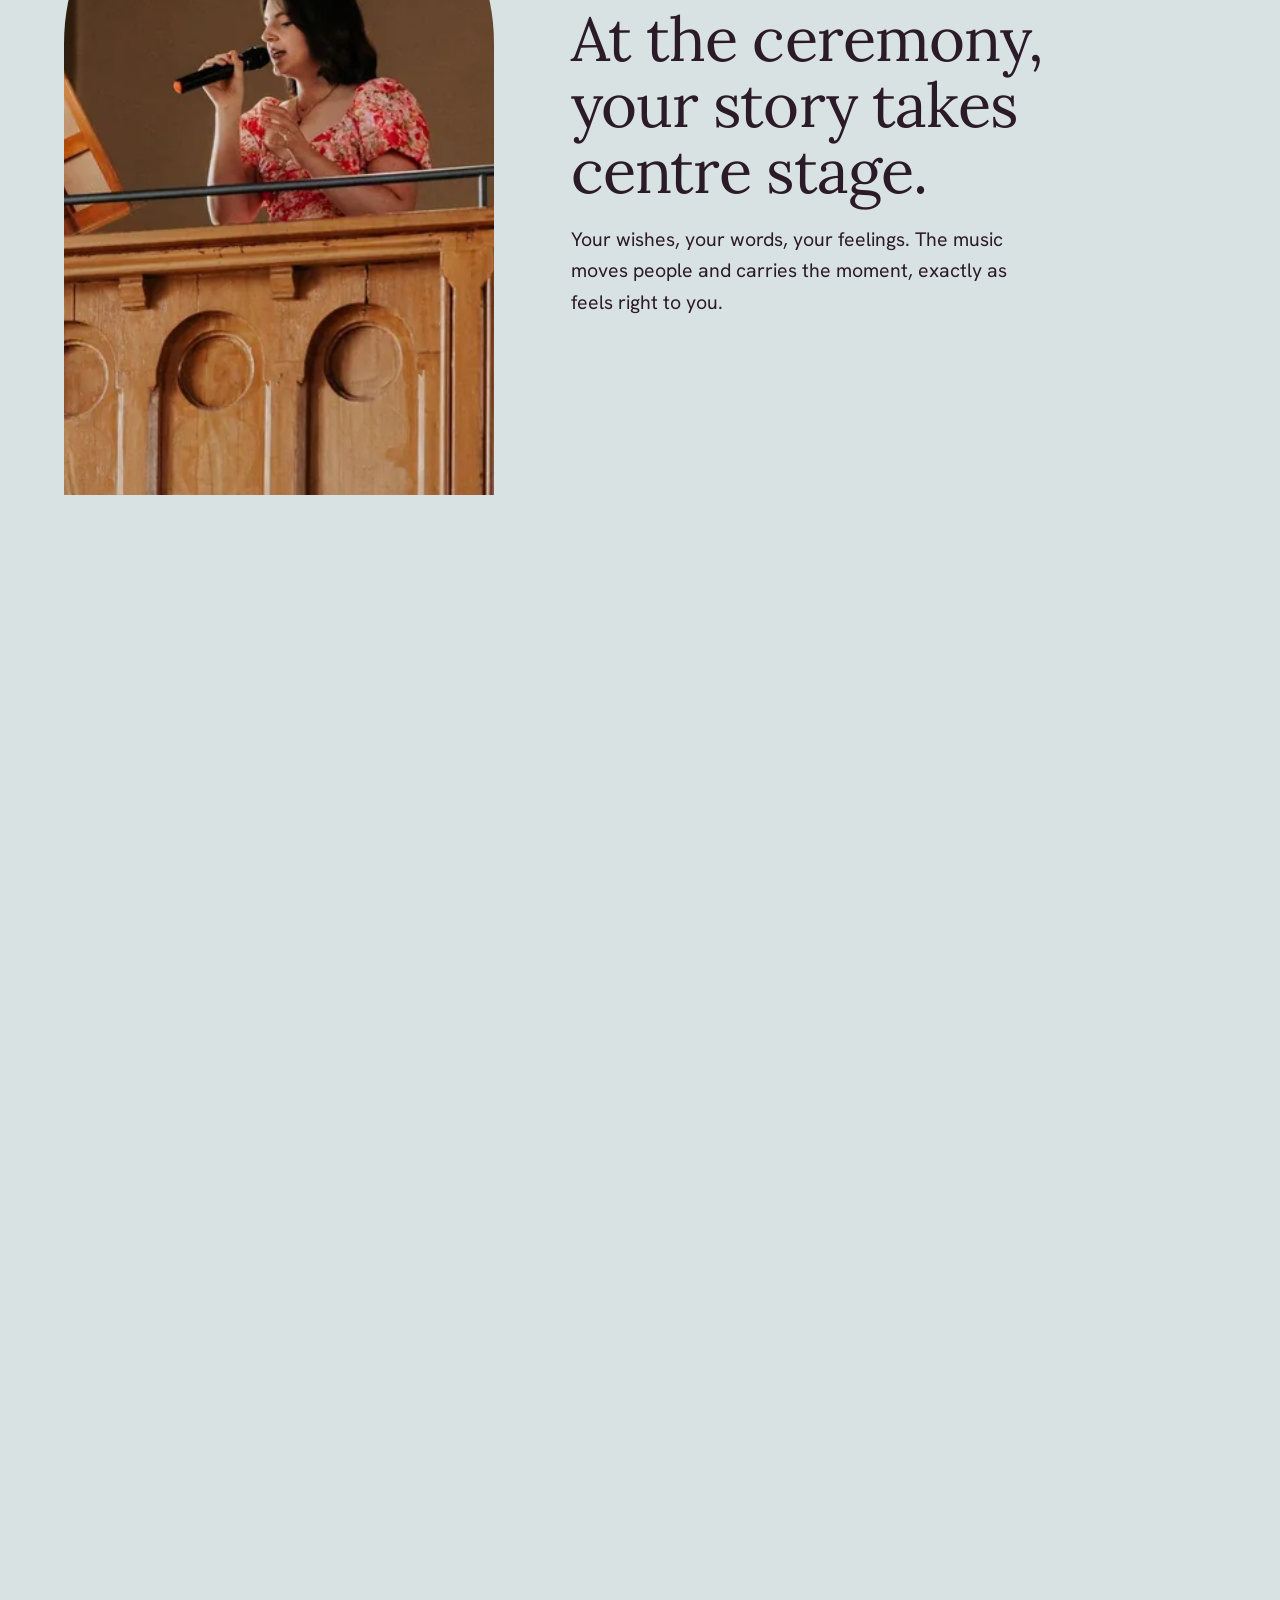
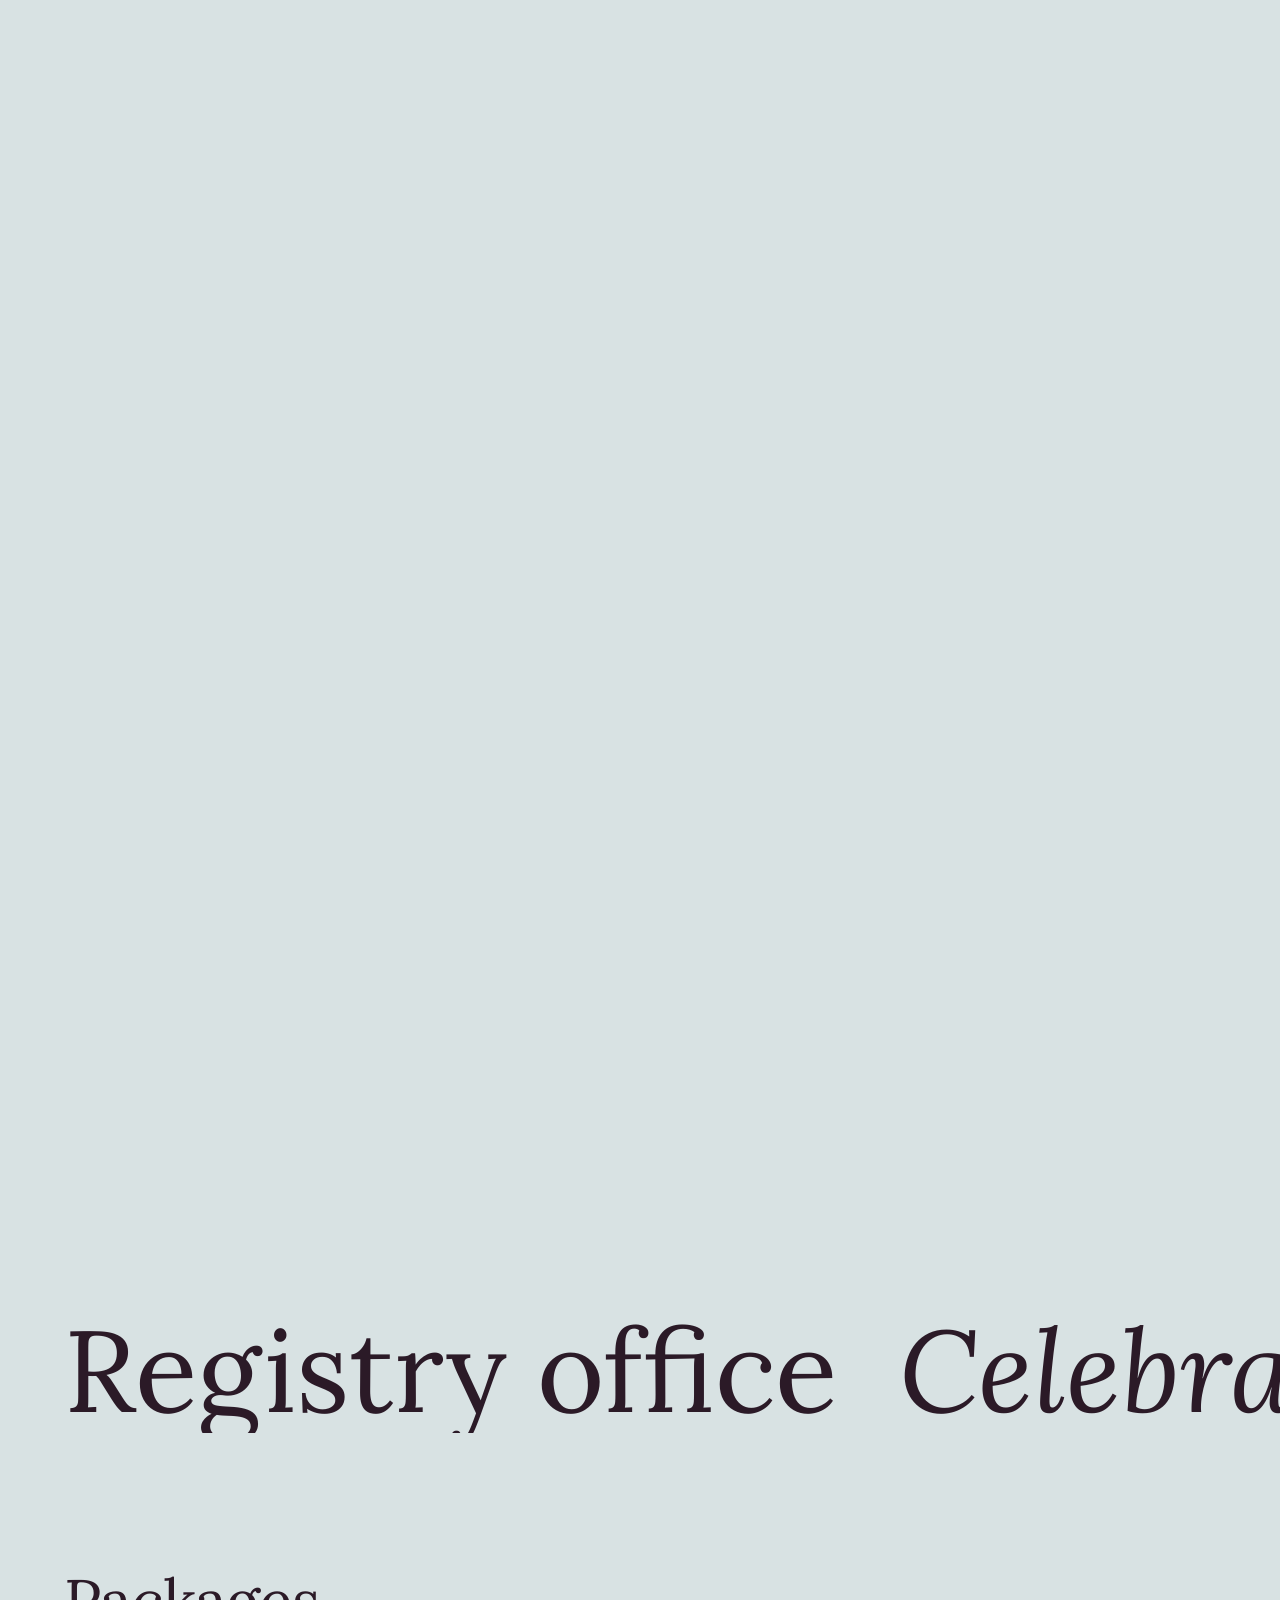
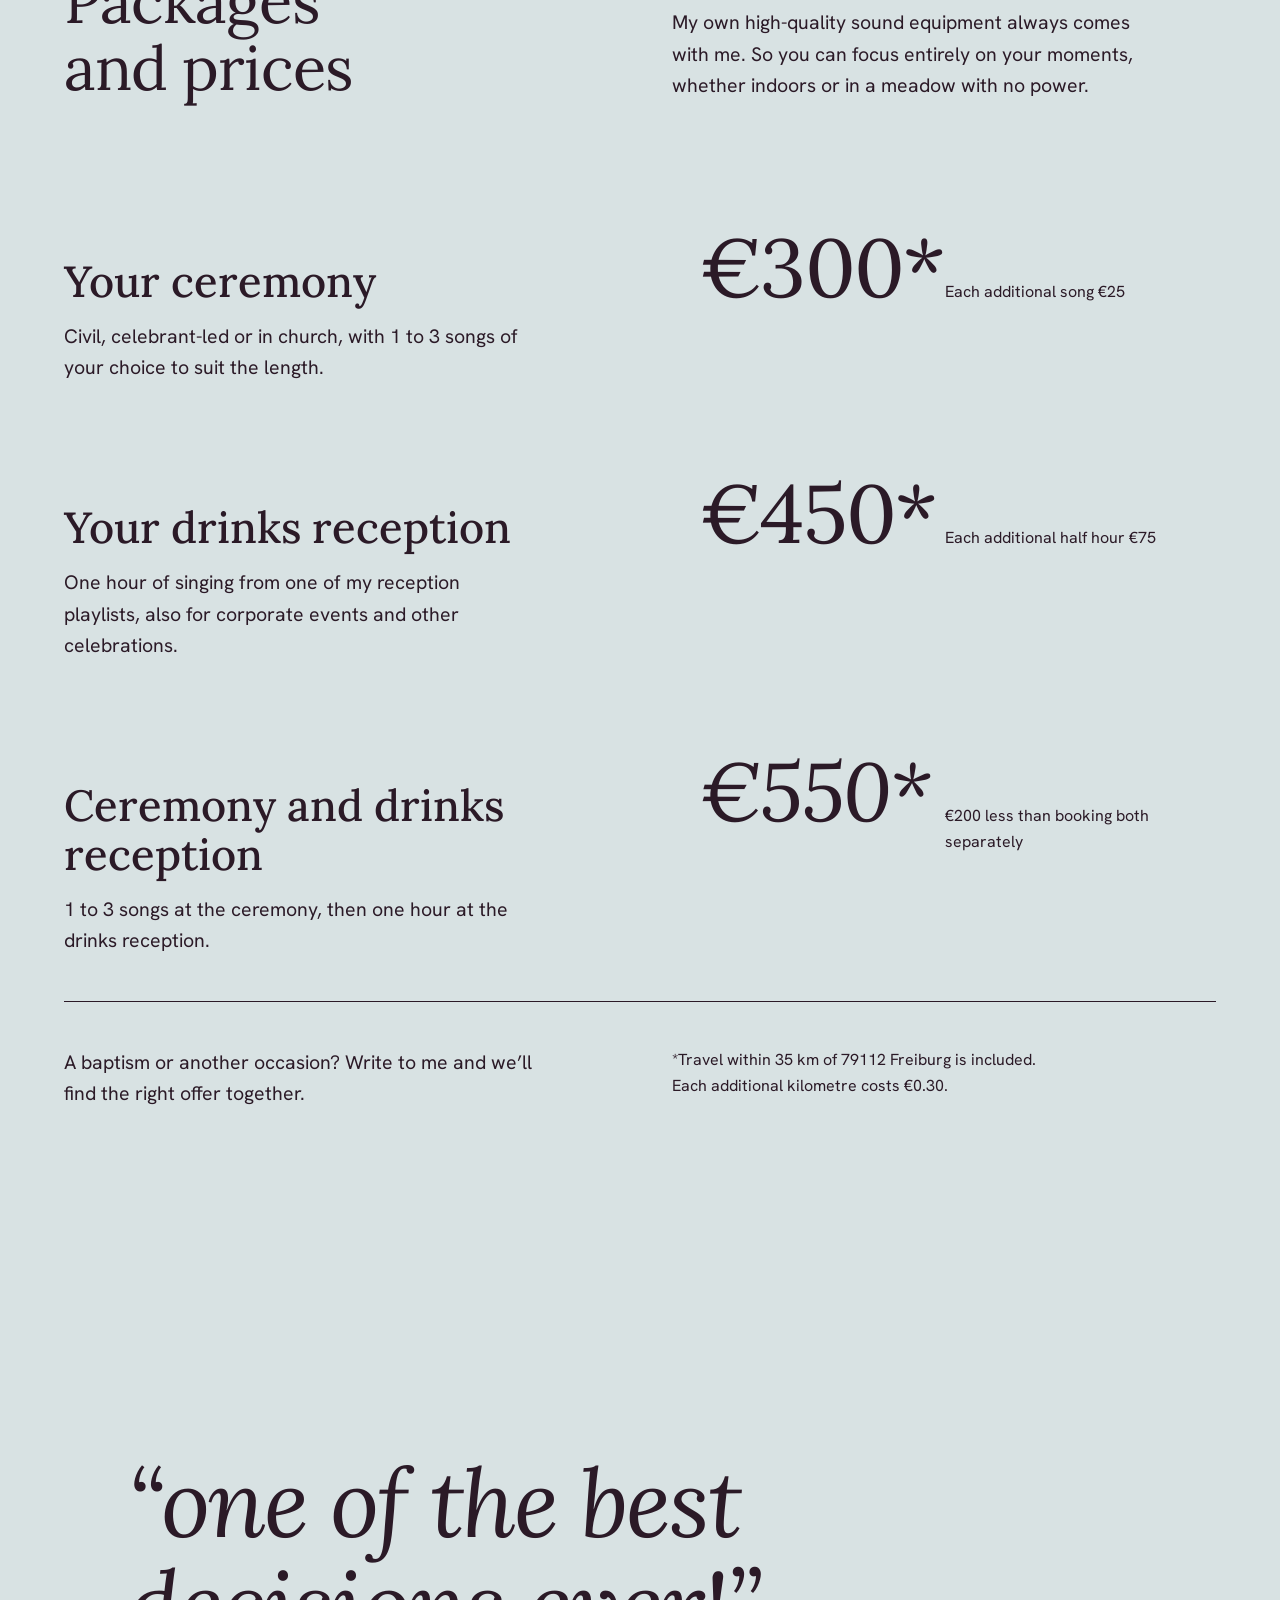
<file: en/index.html>
<!doctype html>
<html lang="en">
<head>
<meta charset="utf-8">
<meta name="viewport" content="width=device-width, initial-scale=1, viewport-fit=cover">
<title>Tanishas Melodie: wedding singer in Freiburg and the Kaiserstuhl</title>
<meta name="description" content="Tanisha sings at your wedding ceremony and drinks reception in Freiburg, the Kaiserstuhl and Baden-Württemberg, with the songs that suit you.">
<meta name="robots" content="noindex">
<meta name="theme-color" content="#D8E2E3">
<link rel="icon" href="data:image/svg+xml,%3Csvg xmlns='http://www.w3.org/2000/svg' viewBox='0 0 32 32'%3E%3Cellipse cx='12' cy='24' rx='7' ry='5' fill='%232B1A27' transform='rotate(-20 12 24)'/%3E%3Crect x='17.5' y='4' width='2' height='20' fill='%232B1A27'/%3E%3C/svg%3E">
<link rel="alternate" hreflang="de" href="https://oeztuerkhamza.github.io/tanishas-melodie/">
<link rel="alternate" hreflang="en" href="https://oeztuerkhamza.github.io/tanishas-melodie/en/">
<link rel="alternate" hreflang="fr" href="https://oeztuerkhamza.github.io/tanishas-melodie/fr/">
<link rel="preload" href="../assets/fonts/lora-latin-wght-normal.woff2" as="font" type="font/woff2" crossorigin>
<link rel="preload" href="../assets/fonts/hanken-grotesk-latin-wght-normal.woff2" as="font" type="font/woff2" crossorigin>
<link rel="preload" href="../assets/img/empore-1500.webp" as="image">
<link rel="stylesheet" href="../styles.css">
<script>
  if (!matchMedia('(prefers-reduced-motion: reduce)').matches) document.documentElement.classList.add('motion');
</script>
</head>
<body>
<a class="skip" href="#inhalt">Skip to content</a>

<canvas id="saiten" aria-hidden="true"></canvas>

<header class="kopf">
  <a class="logo" href="#auftakt" aria-label="Tanishas Melodie, back to top"></a>
  <button class="menu-knopf" type="button" aria-expanded="false" aria-controls="navigation">Menu</button>
  <nav id="navigation" aria-label="Main navigation">
    <a href="#ablauf">How it works</a>
    <a href="#hoerproben">Listen</a>
    <a href="#ueber">About me</a>
    <a href="#preise">Prices</a>
    <a href="#empfehlungen">Favourites</a>
    <span class="sprachen" role="group" aria-label="Choose language"><a href="../" hreflang="de" lang="de" aria-label="Deutsch">DE</a><a href="../en/" hreflang="en" lang="en" aria-label="English" aria-current="true">EN</a><a href="../fr/" hreflang="fr" lang="fr" aria-label="Français">FR</a></span>
  </nav>
  <a class="knopf knopf-klein" href="#anfrage">Check your date</a>
</header>

<button class="ton" type="button" aria-pressed="false">
  <svg viewBox="0 0 24 16" aria-hidden="true"><path d="M0 2h24M0 5h24M0 8h24M0 11h24M0 14h24" fill="none" stroke="currentColor"/></svg>
  <span class="ton-text">Melody</span>
</button>

<main id="inhalt">

    <section id="auftakt" class="szene" data-bg="#D8E2E3" data-ink="#2B1A27" data-line="#2B1A27" data-y="0.84" data-y-m="0.435" data-gap="20" data-gap-m="9" data-amp="0" data-alpha="0.8" data-notes="1">
    <div class="marke" style="top:30%" data-bg="#D8E2E3" data-ink="#FFF4E2" data-line="#2B1A27" data-y="0.84" data-y-m="0.435" data-gap="20" data-gap-m="9" data-amp="0" data-alpha="0.8" data-notes="1"></div>
    <div class="buehne">
      <div class="bogen">
        <img src="../assets/img/empore-1500.webp" srcset="../assets/img/empore-960.webp 960w, ../assets/img/empore-1500.webp 1500w" sizes="100vw" width="1500" height="938" fetchpriority="high"
             alt="Tanisha sings with her eyes closed and a microphone in hand on the wooden gallery of a church.">
        <div class="bogen-schatten"></div>
      </div>
      <div class="auftakt-text">
        <h1>
          <span class="h-a">
            <span class="zeile"><span><span class="ein">Your love</span></span></span>
            <span class="zeile"><span><span class="ein">tells a</span></span></span>
            <span class="zeile"><span><span class="ein">story.</span></span></span>
          </span>
          <span class="h-b">Music gives it a voice.</span>
        </h1>
        <div class="unter">
        <p class="unterzeile">Wedding singing in Freiburg, the Kaiserstuhl and all across Baden-Württemberg.</p>
        <p class="ton-tipp">Turn on the melody and scroll slowly: the Bridal Chorus plays along, note by note.</p>
        </div>
      </div>
    </div>
  </section>

    <section id="willkommen" data-bg="#BAC5A5" data-ink="#2B1A27" data-line="#3F4A2C" data-y="0.5" data-gap="26" data-amp="60" data-alpha="0.2" data-notes="0.2">
    <div class="spalten">
      <div class="willkommen-text">
        <p class="schrift">So glad you’re here.</p>
        <p class="vorlesen">I’m Tanisha, and I sing where two people say yes to each other. With a gentle voice and the songs you choose, your ceremony gains even more feeling.</p>
        <a class="pfeil-link" href="#preise">See prices and packages</a>
      </div>
      <figure class="bogen-bild garten">
        <img src="../assets/img/garten-800.webp" srcset="../assets/img/garten-800.webp 800w, ../assets/img/garten-1332.webp 1332w" sizes="(max-width: 900px) 90vw, 42vw" width="1332" height="2000" loading="lazy"
             alt="Tanisha in a floral dress sings in a garden behind a wooden music stand, with sunlight falling through the trees.">
      </figure>
    </div>
  </section>

    <section id="ablauf" data-bg="#F2DDD1" data-ink="#2B1A27" data-line="#7D4B3C" data-y="0.5" data-gap="30" data-amp="80" data-alpha="0.2" data-notes="0.15">
    <div class="ablauf-raster">
      <figure class="ablauf-bild">
        <img src="../assets/img/kerzen-800.webp" srcset="../assets/img/kerzen-800.webp 800w, ../assets/img/kerzen-1334.webp 1334w" sizes="(max-width: 900px) 100vw, 45vw" width="1334" height="2000" loading="lazy"
             alt="Tanisha in a denim jacket and pink skirt sings in a bright church, with blurred candles and a wooden cross in the foreground.">
      </figure>
      <div class="ablauf-inhalt">
        <h2>Four bars to your song</h2>
        <ol class="takte">
          <li>
            <span class="takt-nr">Bar 1</span>
            <h3>You write to me</h3>
            <p>The date, the place and a few lines about your day are enough. I’ll reply as soon as I can.</p>
          </li>
          <li>
            <span class="takt-nr">Bar 2</span>
            <h3>We get to know each other</h3>
            <p>Over a coffee or on a video call. We should be in harmony, and a familiar face takes some of the nerves away on the big day.</p>
          </li>
          <li>
            <span class="takt-nr">Bar 3</span>
            <h3>We choose your songs</h3>
            <p>To suit you and the style of the day: relaxed for a celebrant ceremony, traditional in church or solemn at the registry office.</p>
          </li>
          <li>
            <span class="takt-nr">Bar 4</span>
            <h3>I sing for you</h3>
            <p>I bring my own microphone and speaker, tuned to my music. It works just as well in a hall as in a meadow with no power supply.</p>
          </li>
        </ol>
      </div>
    </div>
  </section>

    <section id="hoerproben" class="quer" data-bg="#5A3416" data-ink="#FFF4E2" data-line="#EDBD78" data-y="0.9" data-gap="11" data-gap-m="8" data-amp="0" data-alpha="0.7" data-notes="1">
    <div class="quer-buehne">
      <div class="quer-spur">
        <article class="tafel tafel-start">
          <h2>You won’t find a fixed setlist with me.</h2>
          <p>Your choices can be as individual as you are. AC/DC fans, or happiest singing country in the car? Then we’ll turn that into your ceremony music, and you’ll recognise yourselves in the song.</p>
        </article>

        <article class="tafel lied">
          <div class="video" data-yt="sfPUa47gQvA" data-titel="Kann es wirklich Liebe sein?">
            <img src="../assets/img/garten-800.webp" width="1332" height="2000" alt="" loading="lazy" class="lied-bild" style="object-position:60% 30%">
          </div>
          <div class="lied-text">
            <h3>Kann es wirklich Liebe sein?</h3>
            <p>The Disney classic in its German version holds the moment still for an instant.</p>
          </div>
        </article>

        <article class="tafel lied">
          <div class="video" data-yt="cNN7N1p3AOw" data-titel="A Thousand Years">
            <img src="../assets/img/kerzen-800.webp" width="1334" height="2000" alt="" loading="lazy" class="lied-bild" style="object-position:60% 35%">
          </div>
          <div class="lied-text">
            <h3>A Thousand Years</h3>
            <p>Calm and made for the minutes before the vows. This is where even the last dry-eyed guests give in.</p>
          </div>
        </article>

        <article class="tafel lied">
          <div class="video" data-yt="yi6_9h-qeT8" data-titel="Hallelujah">
            <img src="../assets/img/saal-800.webp" width="1332" height="2000" alt="" loading="lazy" class="lied-bild" style="object-position:40% 42%">
          </div>
          <div class="lied-text">
            <h3>Hallelujah</h3>
            <p>For the entrance or the moment before the vows. Goosebumps for the couple and every guest.</p>
          </div>
        </article>

        <article class="tafel tafel-ende">
          <p class="schrift">Want to hear more?</p>
          <a class="knopf" href="https://www.instagram.com/tanishasmelodie" rel="noopener">Listen on Instagram</a>
          <a class="pfeil-link" href="https://www.youtube.com/@tanishasmelodie" rel="noopener">Open YouTube channel</a>
        </article>
      </div>
      <p class="video-hinweis">Pressing play loads a video from YouTube.</p>
    </div>
  </section>

    <section id="ueber" data-bg="#AEB5B9" data-ink="#2B1A27" data-line="#2B1A27" data-y="0.5" data-gap="24" data-amp="50" data-alpha="0.14" data-notes="0.12">
    <div class="ueber-raster">
      <figure class="ueber-bild">
        <img src="../assets/img/portrait-800.webp" srcset="../assets/img/portrait-800.webp 800w, ../assets/img/portrait-1333.webp 1333w" sizes="(max-width: 900px) 92vw, 44vw" width="1333" height="2000" loading="lazy"
             alt="Portrait of Tanisha laughing at the camera, wearing a black turtleneck and light jeans.">
        <p class="name-gross schrift" aria-hidden="true">Tanisha</p>
      </figure>
      <div class="ueber-text">
        <h2>I know how your day feels.</h2>
        <p>I’m 26 and live in Freiburg with my husband and our cat. I love cooking and travelling, I’m a huge Taylor Swift fan, and I can think of little more beautiful than weddings. It all began at the ceremonies of couples we were friends with. Singing for friends became my passion.</p>
        <p class="jahr"><span>2024</span> was the year I married my best friend, after almost eight years together.</p>
        <p>So I know the stress and all the decisions well. When we later watched our wedding video, the tears came at exactly the point where my friends sang for us. I wish you that same feeling. That’s why we should be a good fit, and why you should be glad to see me on the day itself.</p>
      </div>
    </div>
  </section>

    <section id="melodie" class="szene" data-bg="#EFC8BE" data-ink="#2B1A27" data-line="#7D3F3A" data-y="0.5" data-gap="20" data-amp="30" data-alpha="0.2" data-notes="0.2">
    <div class="marke" style="top:42%" data-bg="#F49A67" data-ink="#2B1A27" data-line="#2B1A27" data-y="0.5" data-gap="20" data-amp="30" data-alpha="0.2" data-notes="0.2"></div>
    <div class="buehne melodie-buehne">
      <figure class="melodie-bild">
        <img class="m-a" src="../assets/img/empore-960.webp" width="960" height="600" loading="lazy" alt="Tanisha sings on the church gallery.">
        <img class="m-b" src="../assets/img/saal-800.webp" srcset="../assets/img/saal-800.webp 800w, ../assets/img/saal-1332.webp 1332w" sizes="(max-width: 900px) 80vw, 36vw" width="1332" height="2000" loading="lazy" alt="Tanisha in an apricot dress sings with her eyes closed in a hall with white stucco.">
      </figure>
      <div class="melodie-texte">
        <div class="stimmung s-a">
          <h2>At the ceremony, your story takes centre stage.</h2>
          <p>Your wishes, your words, your feelings. The music moves people and carries the moment, exactly as feels right to you.</p>
        </div>
        <div class="stimmung s-b">
          <h2>At the drinks reception, everything can get lighter.</h2>
          <p>Modern, relaxed, with a touch of boho. Not classic love songs, but songs for what’s happening right now: two people have made their choice, and everyone is celebrating with them.</p>
        </div>
      </div>
    </div>
  </section>

    <section id="preise" data-bg="#F49A67" data-ink="#2B1A27" data-line="#2B1A27" data-y="0.5" data-gap="22" data-amp="40" data-alpha="0.12" data-notes="0.12">
    <p class="laufband" aria-hidden="true"><span>Registry office <i>Celebrant ceremony</i> Church <i>Drinks reception</i> Corporate event <i>Baptism</i> Registry office <i>Celebrant ceremony</i> Church <i>Drinks reception</i></span></p>
    <div class="preise-kopf">
      <h2>Packages and prices</h2>
      <p>My own high-quality sound equipment always comes with me. So you can focus entirely on your moments, whether indoors or in a meadow with no power.</p>
    </div>
    <ul class="preisliste">
      <li>
        <div><h3>Your ceremony</h3><p>Civil, celebrant-led or in church, with 1 to 3 songs of your choice to suit the length.</p></div>
        <p class="preis">€<span data-zahl="300">300</span>*</p>
        <p class="zusatz">Each additional song €25</p>
      </li>
      <li>
        <div><h3>Your drinks reception</h3><p>One hour of singing from one of my reception playlists, also for corporate events and other celebrations.</p></div>
        <p class="preis">€<span data-zahl="450">450</span>*</p>
        <p class="zusatz">Each additional half hour €75</p>
      </li>
      <li class="beides">
        <div><h3>Ceremony and drinks reception</h3><p>1 to 3 songs at the ceremony, then one hour at the drinks reception.</p></div>
        <p class="preis">€<span data-zahl="550">550</span>*</p>
        <p class="zusatz">€200 less than booking both separately</p>
      </li>
    </ul>
    <div class="preise-fuss">
      <p>A baptism or another occasion? Write to me and we’ll find the right offer together.</p>
      <p class="fussnote">*Travel within 35 km of 79112 Freiburg is included. Each additional kilometre costs €0.30.</p>
    </div>
  </section>

    <section id="stimmen" data-bg="#2A1526" data-ink="#FFF4E2" data-line="#E8B4A8" data-y="0.5" data-gap="24" data-amp="90" data-alpha="0.3" data-notes="0.12">
    <blockquote class="zitat">
      <p>“one of the best decisions ever!”</p>
      <footer>B + A on Tanisha at their wedding celebration</footer>
    </blockquote>
    <h2 class="stimmen-titel">What my couples say</h2>
    <ul class="laternen">
      <li>
        <img src="../assets/img/laterne-sl.webp" width="360" height="366" alt="" loading="lazy">
        <div><h3>S + L, celebrant ceremony</h3><p>Every song request was met, and the performance was assured and full of feeling. When the two of them think of their ceremony today, the music is part of it.</p></div>
      </li>
      <li>
        <img src="../assets/img/laterne-kl.webp" width="360" height="366" alt="" loading="lazy">
        <div><h3>K + L, wedding celebration</h3><p>Tanisha carried the emotional moments. The couple describe her as kind, committed and easy to work with, and recommend her warmly.</p></div>
      </li>
      <li>
        <img src="../assets/img/laterne-mt.webp" width="360" height="366" alt="" loading="lazy">
        <div><h3>M + T, church ceremony</h3><p>A song by Ed Sheeran became a lasting memory. Help with choosing songs, always reachable, own microphone and speaker.</p></div>
      </li>
      <li>
        <img src="../assets/img/laterne-ba.webp" width="360" height="366" alt="" loading="lazy">
        <div><h3>B + A, wedding celebration</h3><p>Everyone was enchanted from the first note. There were goosebumps, and many guests had tears in their eyes.</p></div>
      </li>
    </ul>
  </section>

    <section id="empfehlungen" data-bg="#351B2E" data-ink="#FFF4E2" data-line="#E8B4A8" data-y="0.5" data-gap="24" data-amp="90" data-alpha="0.12" data-notes="0">
    <div class="empf-kopf">
      <h2>My favourite wedding people</h2>
      <p>Every recommendation comes from my own experience. More will follow, such as celebrants, henna design, DJs and decoration.</p>
    </div>
    <ul class="empf-liste">
      <li><span>Wedding logos and stationery</span><a href="https://www.fluments.com/" rel="noopener">Fluments</a><p>Tina designs logos and stationery with loving attention to detail, tailored to each couple. We met at her “zweiteliebe” fair.</p></li>
      <li><span>Personalised gifts</span><a href="https://manufakturzauber.de/ueber-mich/" rel="noopener">ManufakturZauber</a><p>Romina makes creative, individual wedding gifts that last.</p></li>
      <li><span>Videography</span><a href="https://www.jackygrundigfilms.de/" rel="noopener">Jacky Grundig</a><p>Jacky filmed my own wedding: calmly and so discreetly you barely notice she’s there.</p></li>
      <li><span>Second-hand bridal wear</span><a href="https://fairheiratet.com/" rel="noopener">Fairheiratet</a><p>A sustainable concept, plenty of tact and an atmosphere that puts you at ease.</p></li>
      <li><span>Wedding photography</span><a href="https://ersteliebe-fotografie.de/" rel="noopener">Ersteliebe Fotografie</a><p>Jasmin accompanies you like a friend and captures real moments. We worked together on a styled shoot.</p></li>
      <li><span>Wedding venue</span><a href="https://freiaemterhof.de/feste-feiern/" rel="noopener">S’Bierhaase Schiere</a><p>This is where we got married ourselves: personal care from the first conversation and a wonderful atmosphere.</p></li>
      <li><span>Bridal wear</span><a href="https://www.brautjubel.de/" rel="noopener">Brautjubel</a><p>Julia advises calmly, warmly and honestly, with a real feel for what each bride wants.</p></li>
    </ul>
  </section>

    <section id="ja" class="szene" data-bg="#2A1526" data-ink="#FFF4E2" data-line="#F6C98B" data-y="0.5" data-gap="20" data-amp="0" data-alpha="1" data-notes="0" data-ring="1" data-win="1.3">
    <div class="buehne ja-buehne">
      <p class="ja-wort schrift">Yes.</p>
      <h2>Tell me your date.</h2>
    </div>
  </section>

  <section id="anfrage" data-bg="#2A1526" data-ink="#FFF4E2" data-line="#F6C98B" data-y="0.5" data-gap="20" data-amp="0" data-alpha="0.16" data-notes="0" data-ring="1">
    <div class="anfrage-raster">
      <div>
        <h2>Ask about your wedding date</h2>
        <p>I’ll reply as soon as I can, and then we’ll arrange to meet. I’m looking forward to hearing from you.</p>
        <p><a href="mailto:info@tanishasmelodie.de">info@tanishasmelodie.de</a><br><a href="https://www.instagram.com/tanishasmelodie" rel="noopener">@tanishasmelodie on Instagram</a></p>
      </div>
      <form id="formular">
        <label>Last name, first name <input name="name" autocomplete="name" required></label>
        <label>Email <input type="email" name="email" autocomplete="email" required></label>
        <label>Date and place of the ceremony <input name="termin" required></label>
        <label>A few details about your special day <textarea name="infos" rows="4"></textarea></label>
        <label class="einwilligung"><input type="checkbox" name="ok" required> <span>I agree that this information may be stored and processed so that you can contact me. I can withdraw my consent at any time. <a href="privacy.html">More about privacy</a></span></label>
        <button class="knopf" type="submit">Prepare request by email</button>
        <p class="status" role="status"></p>
      </form>
    </div>
  </section>
</main>

<footer class="fuss">
  <p>Tanisha Karle, Tanishas Melodie, Im Mohnacker 12, 79112 Freiburg</p>
  <p class="fuss-links"><a href="legal-notice.html">Legal notice</a> <a href="privacy.html">Privacy</a></p>
  <span class="sprachen" role="group" aria-label="Choose language"><a href="../" hreflang="de" lang="de" aria-label="Deutsch">DE</a><a href="../en/" hreflang="en" lang="en" aria-label="English" aria-current="true">EN</a><a href="../fr/" hreflang="fr" lang="fr" aria-label="Français">FR</a></span>
</footer>

<script src="../assets/vendor/gsap.min.js"></script>
<script src="../assets/vendor/ScrollTrigger.min.js"></script>
<script src="../assets/vendor/lenis.min.js"></script>
<script src="../main.js"></script>
</body>
</html>
</file>
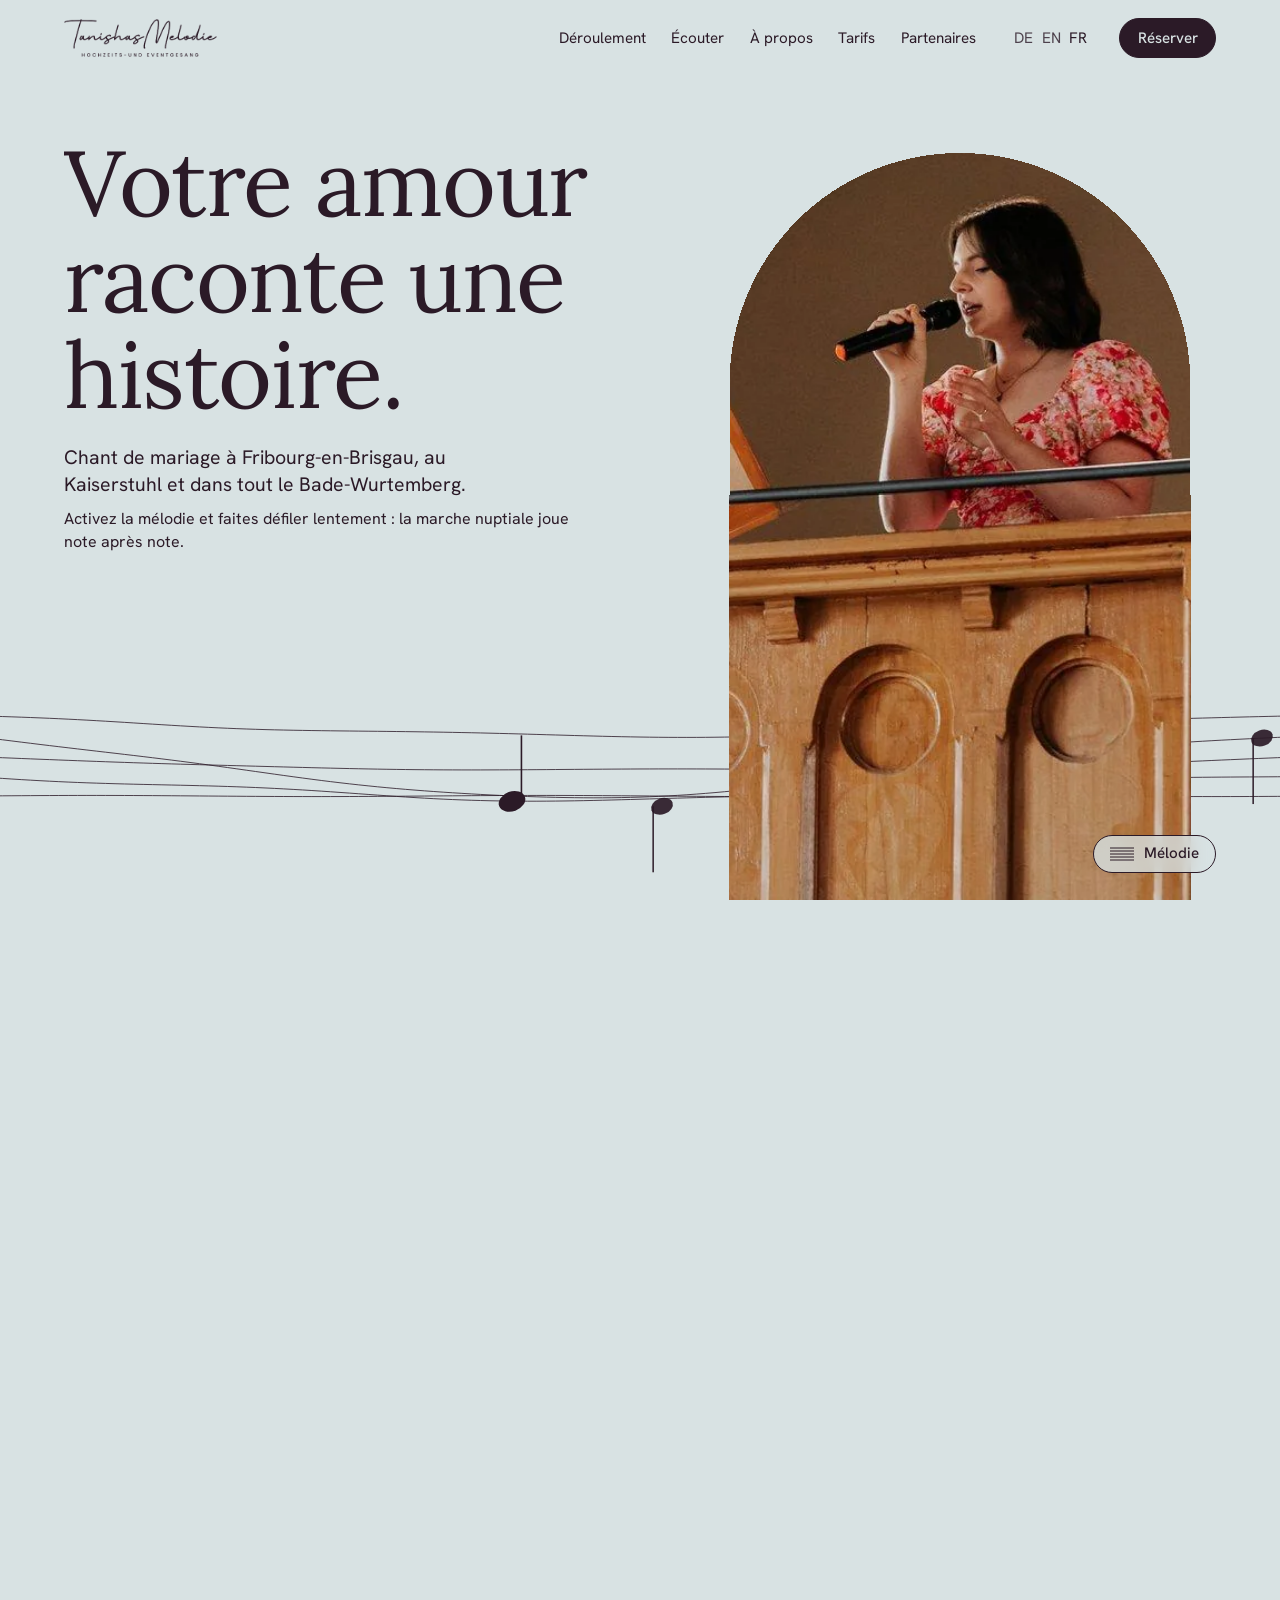
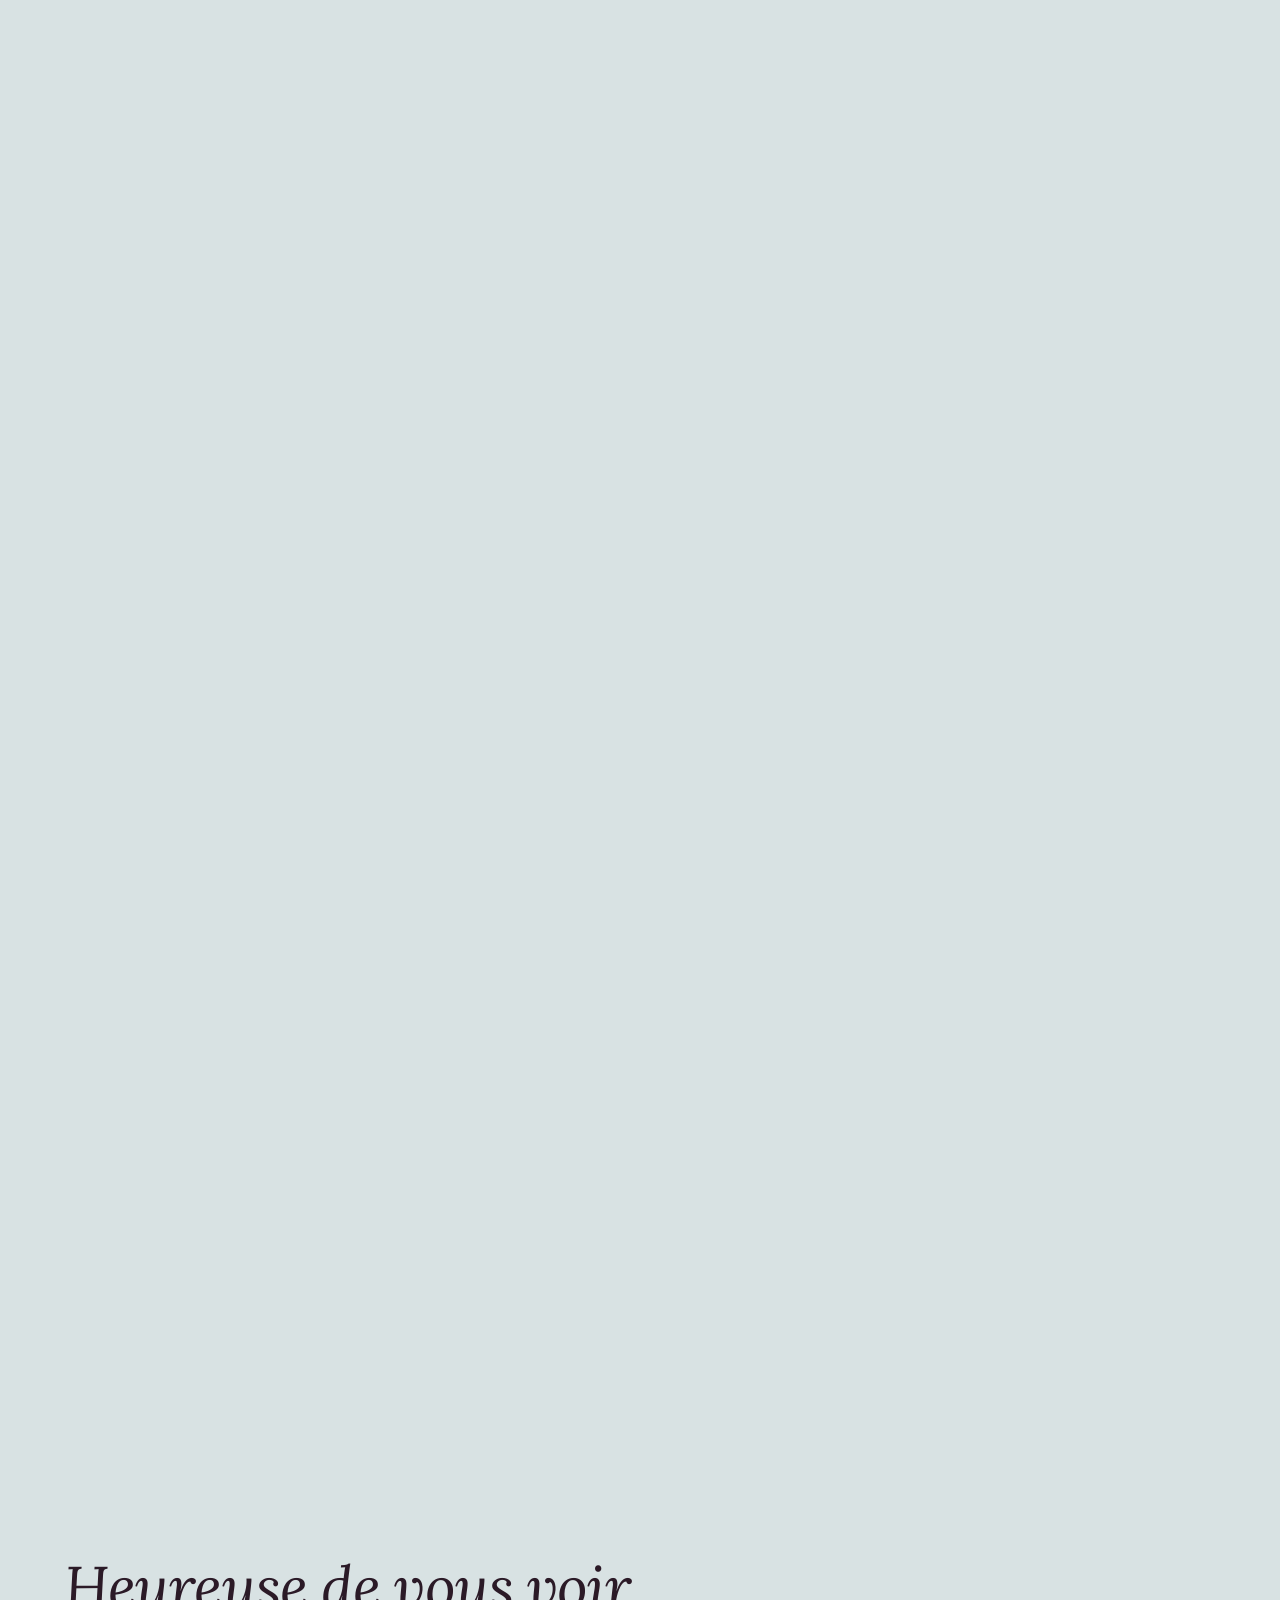
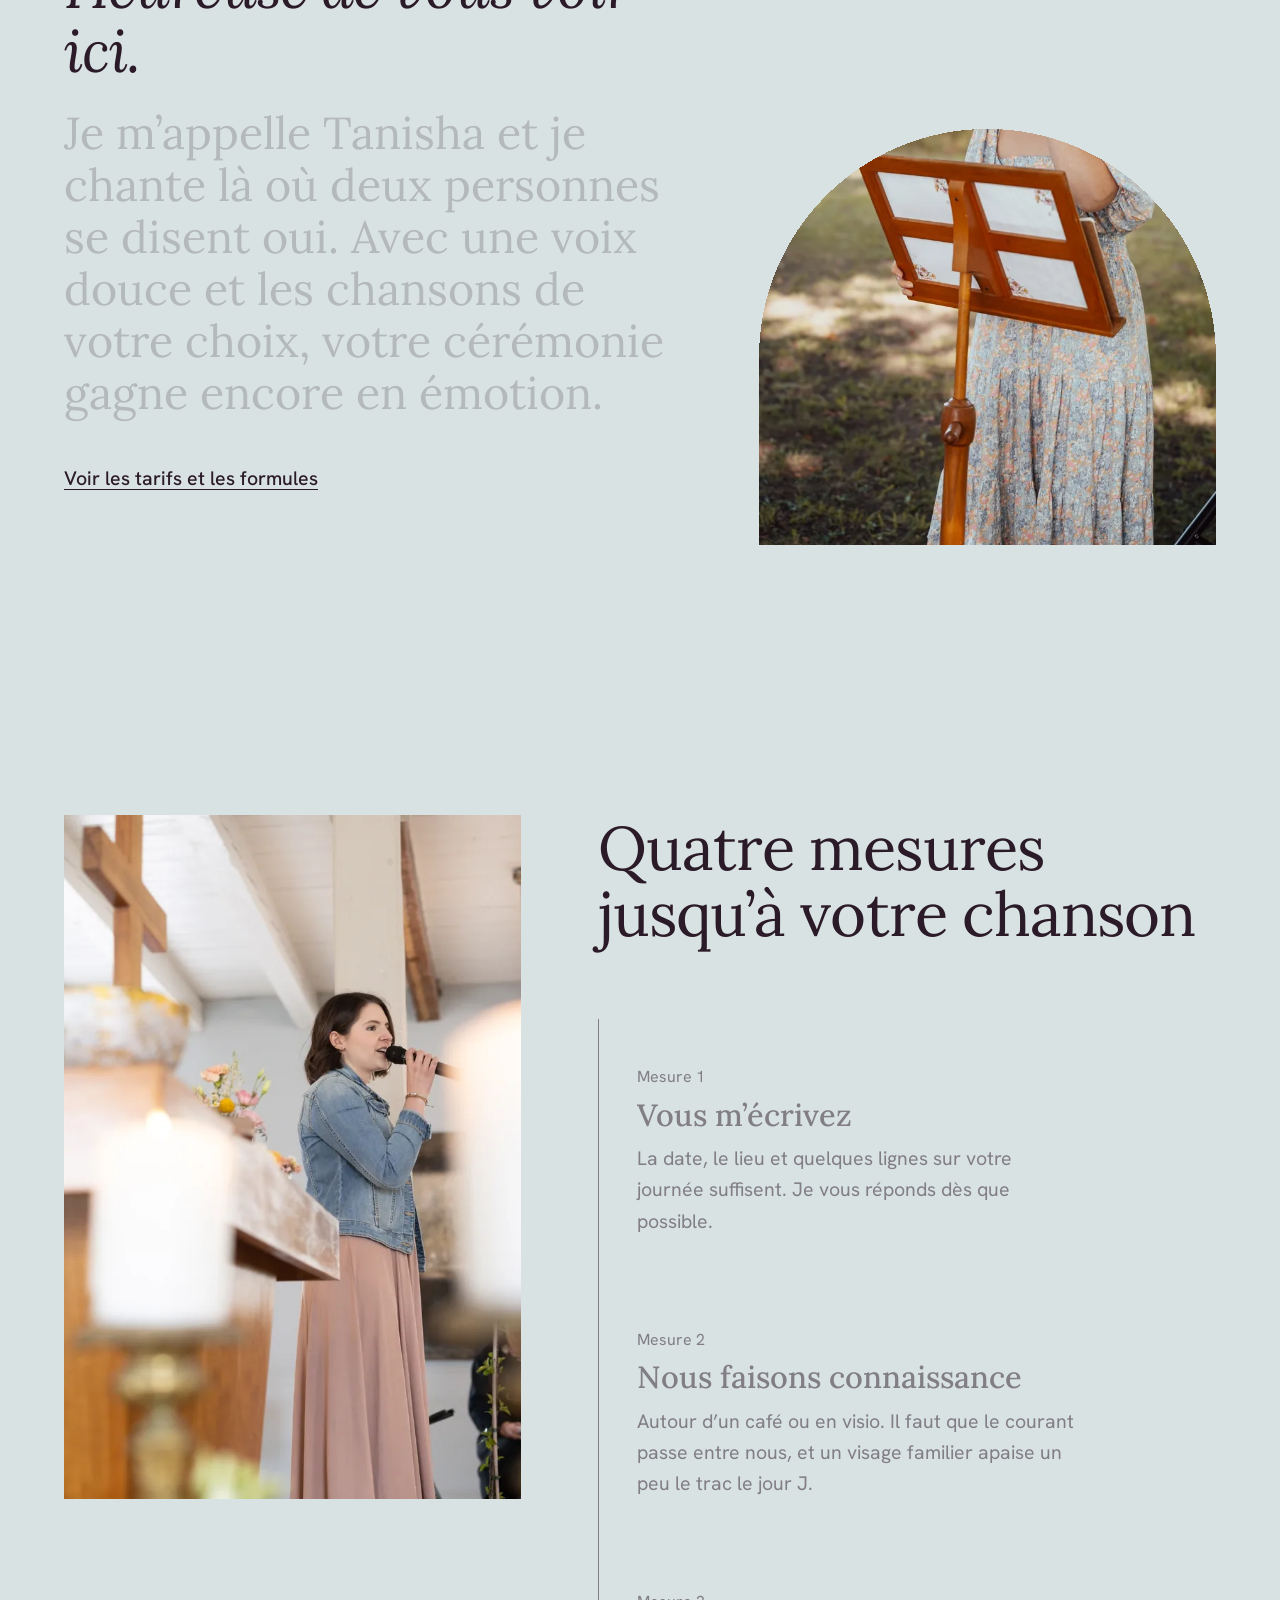
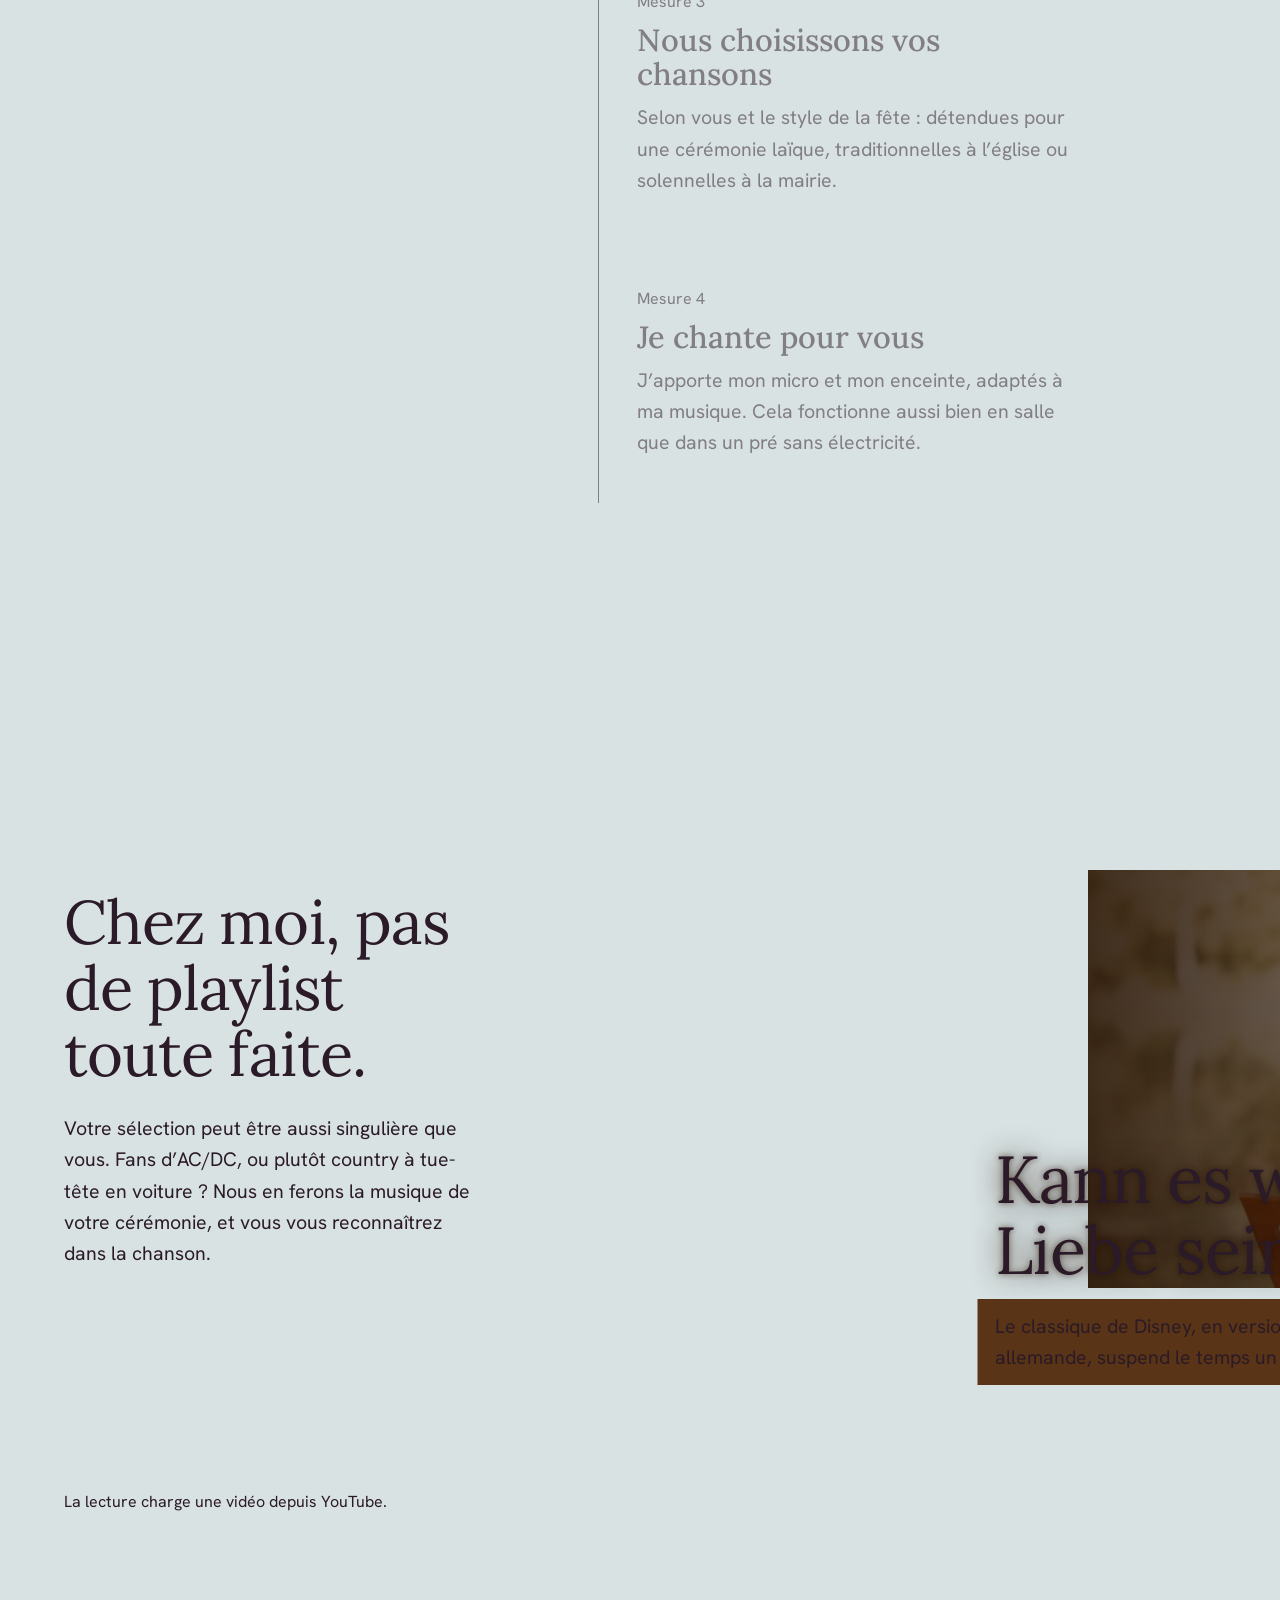
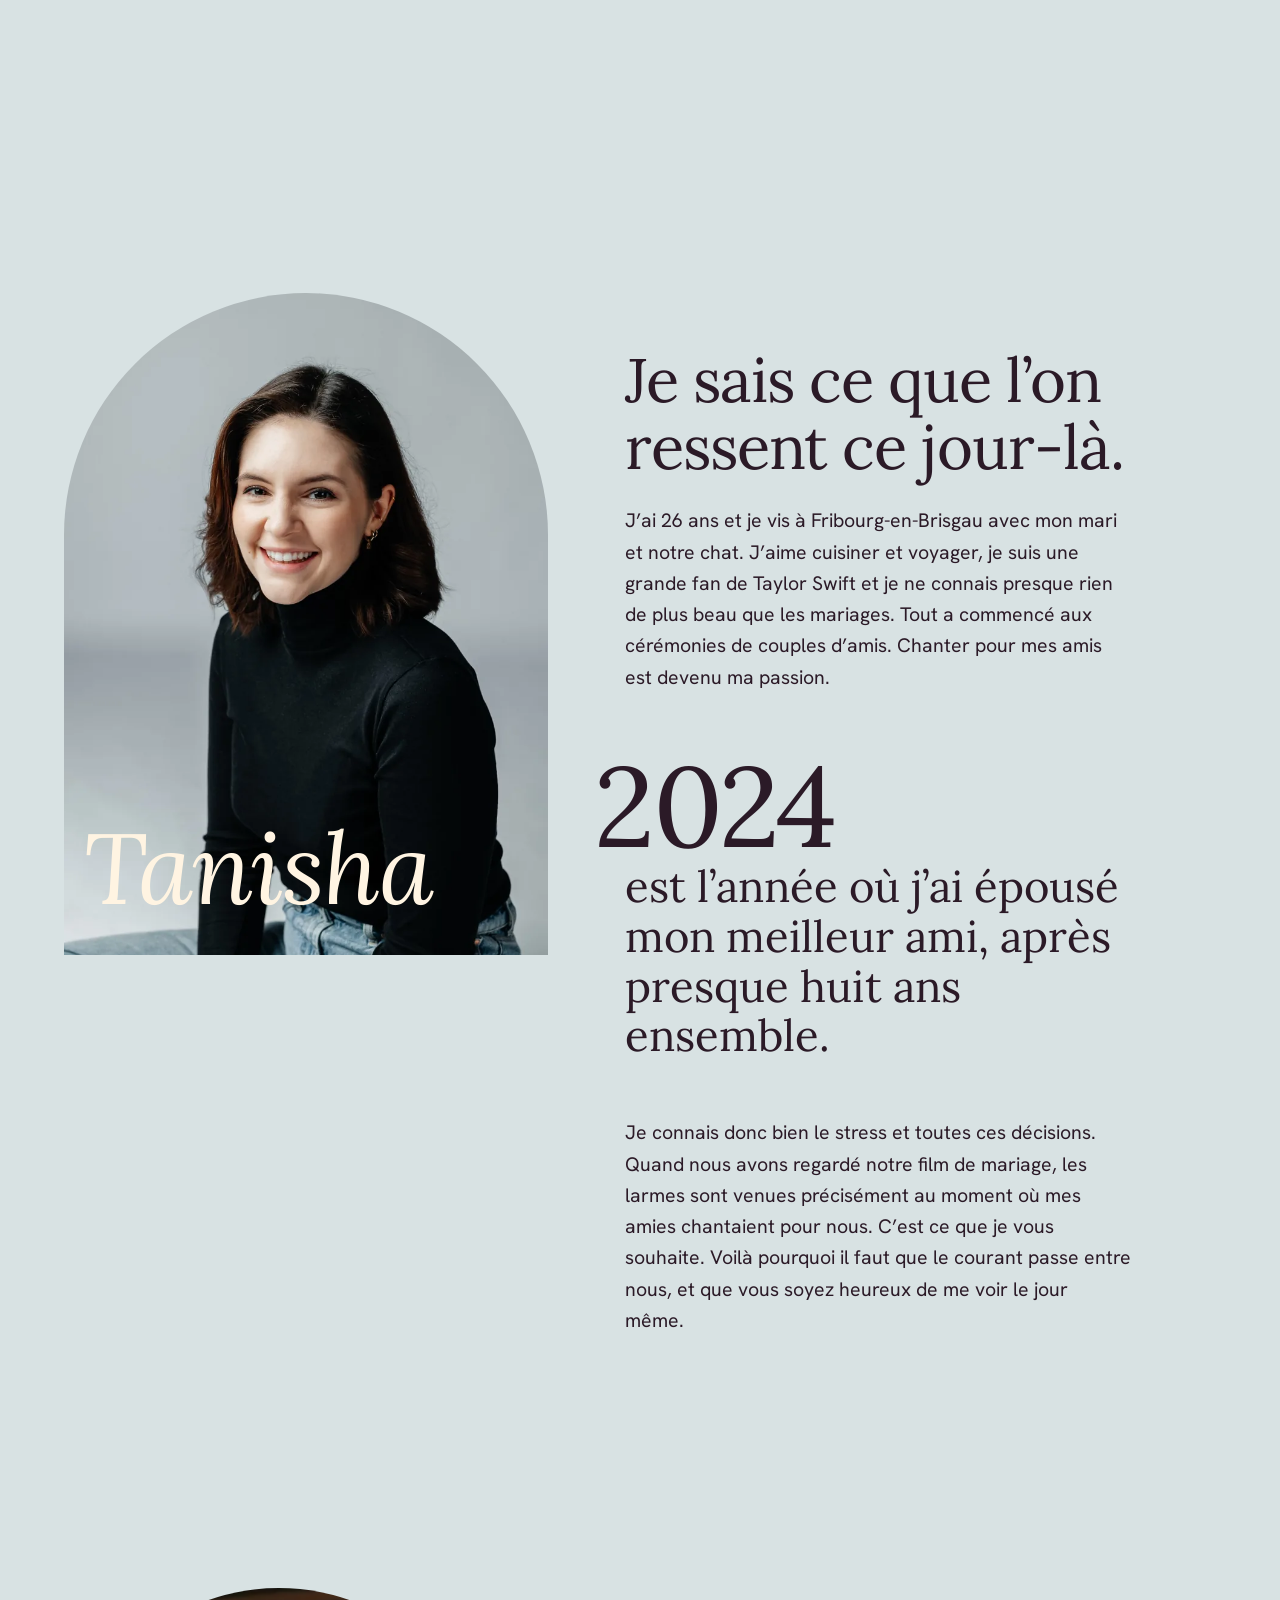
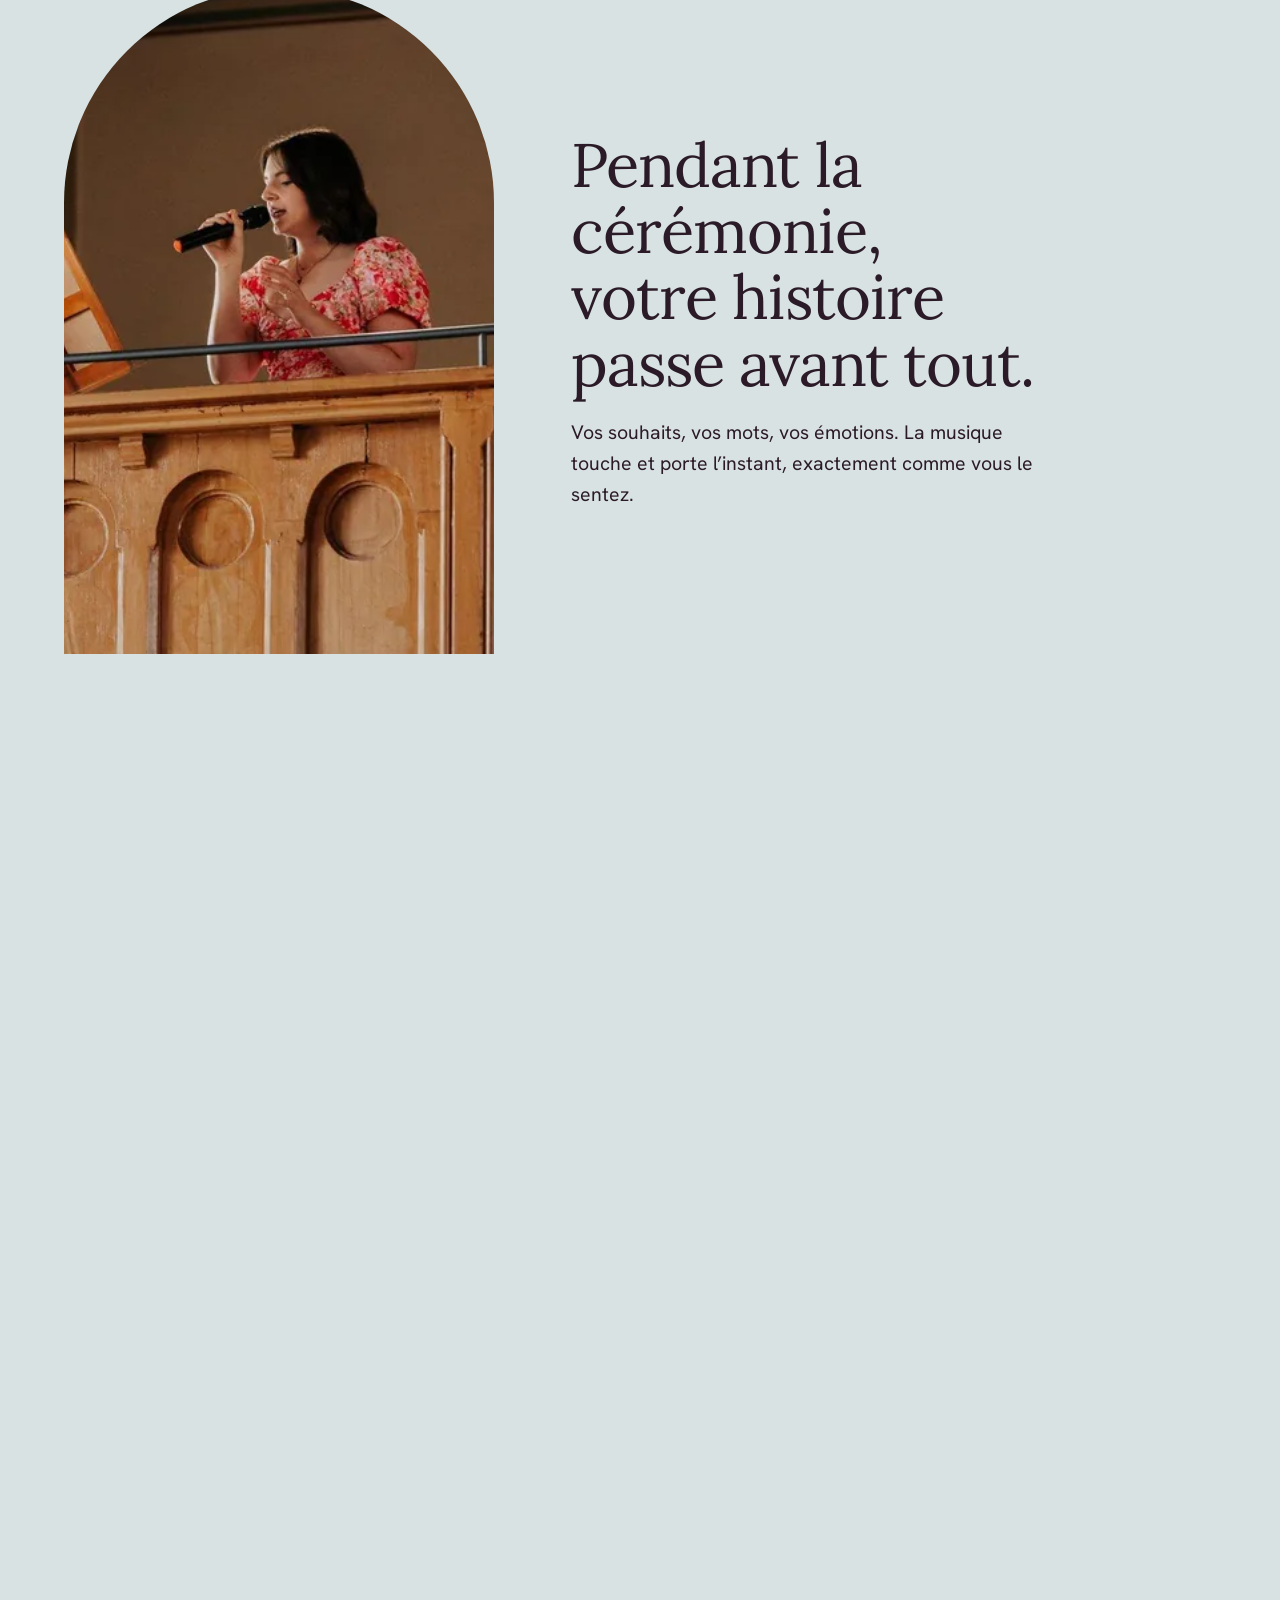
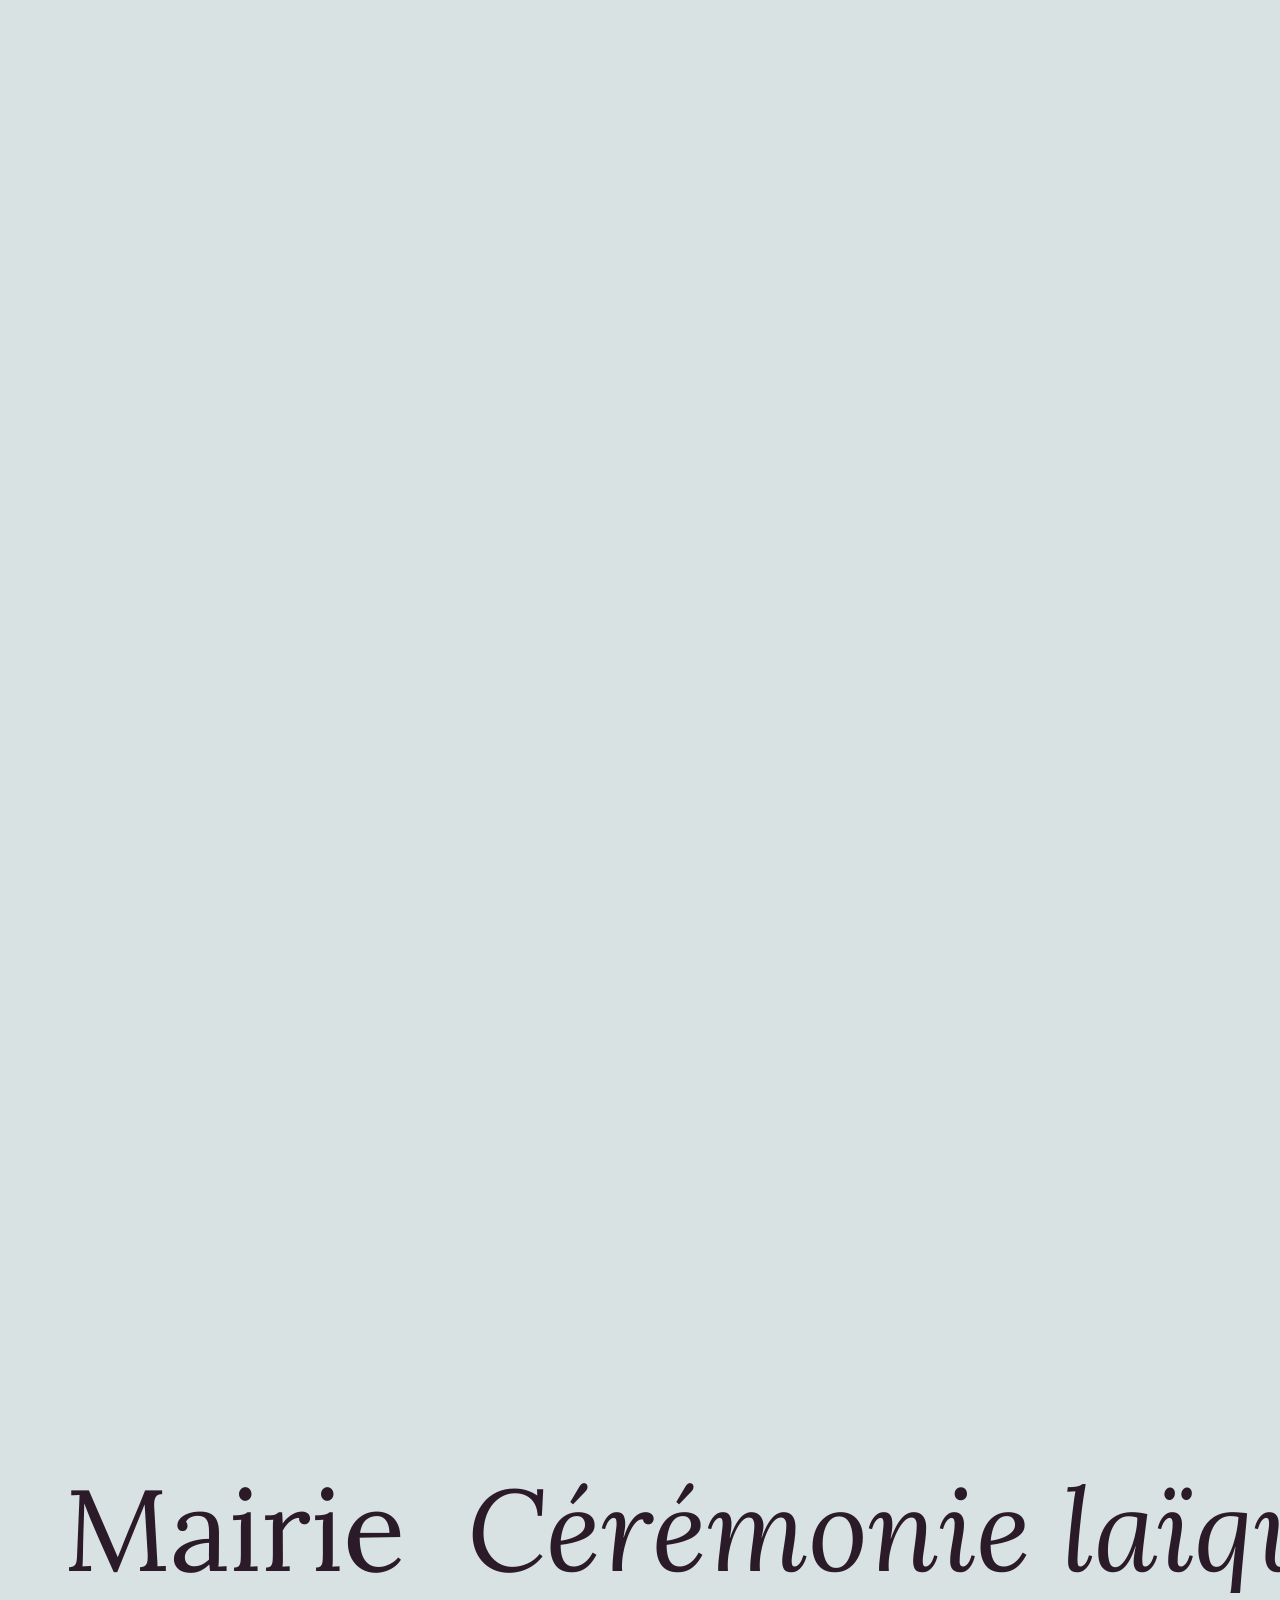
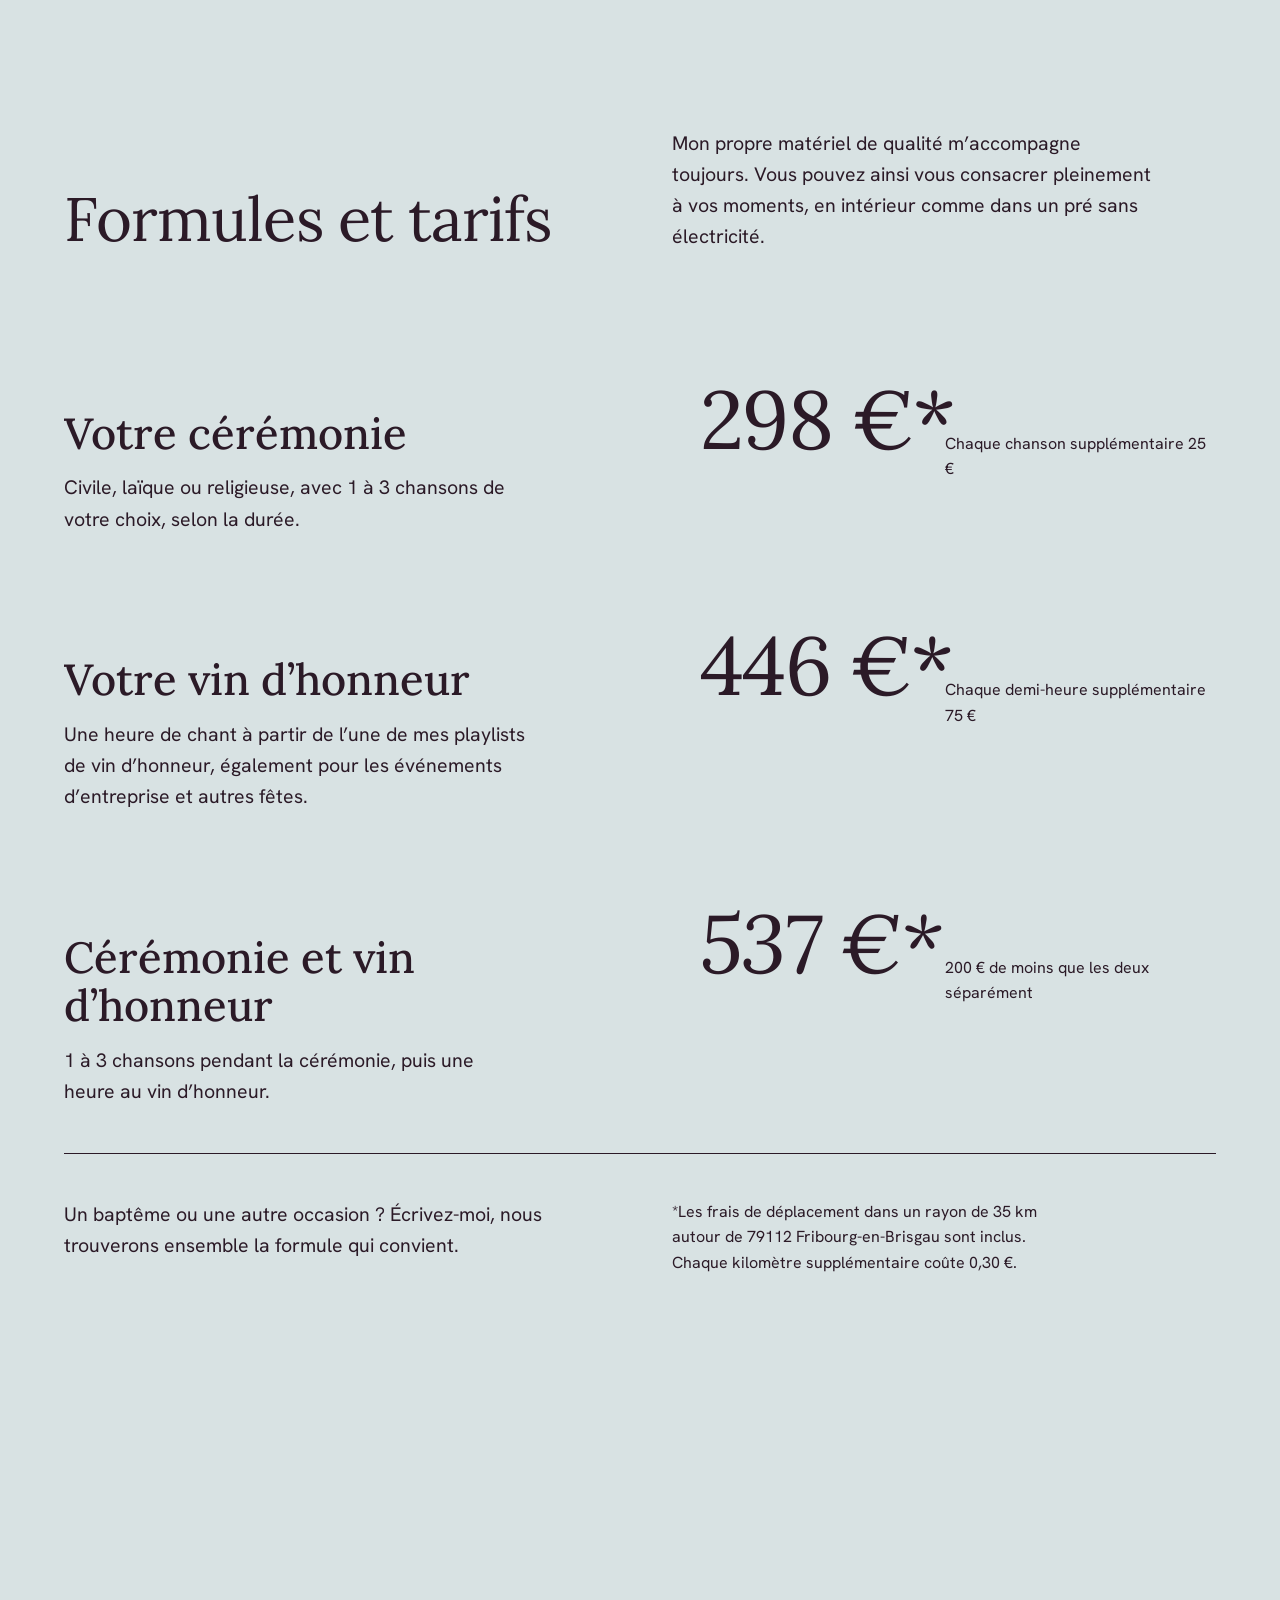
<file: fr/index.html>
<!doctype html>
<html lang="fr">
<head>
<meta charset="utf-8">
<meta name="viewport" content="width=device-width, initial-scale=1, viewport-fit=cover">
<title>Tanishas Melodie : chanteuse de mariage à Fribourg-en-Brisgau et au Kaiserstuhl</title>
<meta name="description" content="Tanisha chante pour votre cérémonie et votre vin d’honneur à Fribourg-en-Brisgau, au Kaiserstuhl et dans le Bade-Wurtemberg, avec les chansons qui vous ressemblent.">
<meta name="robots" content="noindex">
<meta name="theme-color" content="#D8E2E3">
<link rel="icon" href="data:image/svg+xml,%3Csvg xmlns='http://www.w3.org/2000/svg' viewBox='0 0 32 32'%3E%3Cellipse cx='12' cy='24' rx='7' ry='5' fill='%232B1A27' transform='rotate(-20 12 24)'/%3E%3Crect x='17.5' y='4' width='2' height='20' fill='%232B1A27'/%3E%3C/svg%3E">
<link rel="alternate" hreflang="de" href="https://oeztuerkhamza.github.io/tanishas-melodie/">
<link rel="alternate" hreflang="en" href="https://oeztuerkhamza.github.io/tanishas-melodie/en/">
<link rel="alternate" hreflang="fr" href="https://oeztuerkhamza.github.io/tanishas-melodie/fr/">
<link rel="preload" href="../assets/fonts/lora-latin-wght-normal.woff2" as="font" type="font/woff2" crossorigin>
<link rel="preload" href="../assets/fonts/hanken-grotesk-latin-wght-normal.woff2" as="font" type="font/woff2" crossorigin>
<link rel="preload" href="../assets/img/empore-1500.webp" as="image">
<link rel="stylesheet" href="../styles.css">
<script>
  if (!matchMedia('(prefers-reduced-motion: reduce)').matches) document.documentElement.classList.add('motion');
</script>
</head>
<body>
<a class="skip" href="#inhalt">Aller au contenu</a>

<canvas id="saiten" aria-hidden="true"></canvas>

<header class="kopf">
  <a class="logo" href="#auftakt" aria-label="Tanishas Melodie, retour en haut de page"></a>
  <button class="menu-knopf" type="button" aria-expanded="false" aria-controls="navigation">Menu</button>
  <nav id="navigation" aria-label="Navigation principale">
    <a href="#ablauf">Déroulement</a>
    <a href="#hoerproben">Écouter</a>
    <a href="#ueber">À propos</a>
    <a href="#preise">Tarifs</a>
    <a href="#empfehlungen">Partenaires</a>
    <span class="sprachen" role="group" aria-label="Choisir la langue"><a href="../" hreflang="de" lang="de" aria-label="Deutsch">DE</a><a href="../en/" hreflang="en" lang="en" aria-label="English">EN</a><a href="../fr/" hreflang="fr" lang="fr" aria-label="Français" aria-current="true">FR</a></span>
  </nav>
  <a class="knopf knopf-klein" href="#anfrage">Réserver</a>
</header>

<button class="ton" type="button" aria-pressed="false">
  <svg viewBox="0 0 24 16" aria-hidden="true"><path d="M0 2h24M0 5h24M0 8h24M0 11h24M0 14h24" fill="none" stroke="currentColor"/></svg>
  <span class="ton-text">Mélodie</span>
</button>

<main id="inhalt">

    <section id="auftakt" class="szene" data-bg="#D8E2E3" data-ink="#2B1A27" data-line="#2B1A27" data-y="0.84" data-y-m="0.435" data-gap="20" data-gap-m="9" data-amp="0" data-alpha="0.8" data-notes="1">
    <div class="marke" style="top:30%" data-bg="#D8E2E3" data-ink="#FFF4E2" data-line="#2B1A27" data-y="0.84" data-y-m="0.435" data-gap="20" data-gap-m="9" data-amp="0" data-alpha="0.8" data-notes="1"></div>
    <div class="buehne">
      <div class="bogen">
        <img src="../assets/img/empore-1500.webp" srcset="../assets/img/empore-960.webp 960w, ../assets/img/empore-1500.webp 1500w" sizes="100vw" width="1500" height="938" fetchpriority="high"
             alt="Tanisha chante les yeux fermés, micro à la main, sur la tribune en bois d’une église.">
        <div class="bogen-schatten"></div>
      </div>
      <div class="auftakt-text">
        <h1>
          <span class="h-a">
            <span class="zeile"><span><span class="ein">Votre amour</span></span></span>
            <span class="zeile"><span><span class="ein">raconte une</span></span></span>
            <span class="zeile"><span><span class="ein">histoire.</span></span></span>
          </span>
          <span class="h-b">La musique lui donne une voix.</span>
        </h1>
        <div class="unter">
        <p class="unterzeile">Chant de mariage à Fribourg-en-Brisgau, au Kaiserstuhl et dans tout le Bade-Wurtemberg.</p>
        <p class="ton-tipp">Activez la mélodie et faites défiler lentement : la marche nuptiale joue note après note.</p>
        </div>
      </div>
    </div>
  </section>

    <section id="willkommen" data-bg="#BAC5A5" data-ink="#2B1A27" data-line="#3F4A2C" data-y="0.5" data-gap="26" data-amp="60" data-alpha="0.2" data-notes="0.2">
    <div class="spalten">
      <div class="willkommen-text">
        <p class="schrift">Heureuse de vous voir ici.</p>
        <p class="vorlesen">Je m’appelle Tanisha et je chante là où deux personnes se disent oui. Avec une voix douce et les chansons de votre choix, votre cérémonie gagne encore en émotion.</p>
        <a class="pfeil-link" href="#preise">Voir les tarifs et les formules</a>
      </div>
      <figure class="bogen-bild garten">
        <img src="../assets/img/garten-800.webp" srcset="../assets/img/garten-800.webp 800w, ../assets/img/garten-1332.webp 1332w" sizes="(max-width: 900px) 90vw, 42vw" width="1332" height="2000" loading="lazy"
             alt="Tanisha, en robe fleurie, chante dans un jardin derrière un pupitre en bois, le soleil filtrant à travers les arbres.">
      </figure>
    </div>
  </section>

    <section id="ablauf" data-bg="#F2DDD1" data-ink="#2B1A27" data-line="#7D4B3C" data-y="0.5" data-gap="30" data-amp="80" data-alpha="0.2" data-notes="0.15">
    <div class="ablauf-raster">
      <figure class="ablauf-bild">
        <img src="../assets/img/kerzen-800.webp" srcset="../assets/img/kerzen-800.webp 800w, ../assets/img/kerzen-1334.webp 1334w" sizes="(max-width: 900px) 100vw, 45vw" width="1334" height="2000" loading="lazy"
             alt="Tanisha, en veste en jean et jupe rose, chante dans une église lumineuse, avec au premier plan des bougies floues et une croix en bois.">
      </figure>
      <div class="ablauf-inhalt">
        <h2>Quatre mesures jusqu’à votre chanson</h2>
        <ol class="takte">
          <li>
            <span class="takt-nr">Mesure 1</span>
            <h3>Vous m’écrivez</h3>
            <p>La date, le lieu et quelques lignes sur votre journée suffisent. Je vous réponds dès que possible.</p>
          </li>
          <li>
            <span class="takt-nr">Mesure 2</span>
            <h3>Nous faisons connaissance</h3>
            <p>Autour d’un café ou en visio. Il faut que le courant passe entre nous, et un visage familier apaise un peu le trac le jour J.</p>
          </li>
          <li>
            <span class="takt-nr">Mesure 3</span>
            <h3>Nous choisissons vos chansons</h3>
            <p>Selon vous et le style de la fête : détendues pour une cérémonie laïque, traditionnelles à l’église ou solennelles à la mairie.</p>
          </li>
          <li>
            <span class="takt-nr">Mesure 4</span>
            <h3>Je chante pour vous</h3>
            <p>J’apporte mon micro et mon enceinte, adaptés à ma musique. Cela fonctionne aussi bien en salle que dans un pré sans électricité.</p>
          </li>
        </ol>
      </div>
    </div>
  </section>

    <section id="hoerproben" class="quer" data-bg="#5A3416" data-ink="#FFF4E2" data-line="#EDBD78" data-y="0.9" data-gap="11" data-gap-m="8" data-amp="0" data-alpha="0.7" data-notes="1">
    <div class="quer-buehne">
      <div class="quer-spur">
        <article class="tafel tafel-start">
          <h2>Chez moi, pas de playlist toute faite.</h2>
          <p>Votre sélection peut être aussi singulière que vous. Fans d’AC/DC, ou plutôt country à tue-tête en voiture ? Nous en ferons la musique de votre cérémonie, et vous vous reconnaîtrez dans la chanson.</p>
        </article>

        <article class="tafel lied">
          <div class="video" data-yt="sfPUa47gQvA" data-titel="Kann es wirklich Liebe sein?">
            <img src="../assets/img/garten-800.webp" width="1332" height="2000" alt="" loading="lazy" class="lied-bild" style="object-position:60% 30%">
          </div>
          <div class="lied-text">
            <h3>Kann es wirklich Liebe sein?</h3>
            <p>Le classique de Disney, en version allemande, suspend le temps un instant.</p>
          </div>
        </article>

        <article class="tafel lied">
          <div class="video" data-yt="cNN7N1p3AOw" data-titel="A Thousand Years">
            <img src="../assets/img/kerzen-800.webp" width="1334" height="2000" alt="" loading="lazy" class="lied-bild" style="object-position:60% 35%">
          </div>
          <div class="lied-text">
            <h3>A Thousand Years</h3>
            <p>Tout en douceur, idéale pour les minutes qui précèdent le oui. Même les derniers invités ne retiennent plus leurs larmes.</p>
          </div>
        </article>

        <article class="tafel lied">
          <div class="video" data-yt="yi6_9h-qeT8" data-titel="Hallelujah">
            <img src="../assets/img/saal-800.webp" width="1332" height="2000" alt="" loading="lazy" class="lied-bild" style="object-position:40% 42%">
          </div>
          <div class="lied-text">
            <h3>Hallelujah</h3>
            <p>Pour l’entrée ou l’instant qui précède le oui. Des frissons pour les mariés et tous les invités.</p>
          </div>
        </article>

        <article class="tafel tafel-ende">
          <p class="schrift">Envie d’en écouter plus ?</p>
          <a class="knopf" href="https://www.instagram.com/tanishasmelodie" rel="noopener">Écouter sur Instagram</a>
          <a class="pfeil-link" href="https://www.youtube.com/@tanishasmelodie" rel="noopener">Ouvrir la chaîne YouTube</a>
        </article>
      </div>
      <p class="video-hinweis">La lecture charge une vidéo depuis YouTube.</p>
    </div>
  </section>

    <section id="ueber" data-bg="#AEB5B9" data-ink="#2B1A27" data-line="#2B1A27" data-y="0.5" data-gap="24" data-amp="50" data-alpha="0.14" data-notes="0.12">
    <div class="ueber-raster">
      <figure class="ueber-bild">
        <img src="../assets/img/portrait-800.webp" srcset="../assets/img/portrait-800.webp 800w, ../assets/img/portrait-1333.webp 1333w" sizes="(max-width: 900px) 92vw, 44vw" width="1333" height="2000" loading="lazy"
             alt="Portrait de Tanisha, riant face à l’objectif, en col roulé noir et jean clair.">
        <p class="name-gross schrift" aria-hidden="true">Tanisha</p>
      </figure>
      <div class="ueber-text">
        <h2>Je sais ce que l’on ressent ce jour-là.</h2>
        <p>J’ai 26 ans et je vis à Fribourg-en-Brisgau avec mon mari et notre chat. J’aime cuisiner et voyager, je suis une grande fan de Taylor Swift et je ne connais presque rien de plus beau que les mariages. Tout a commencé aux cérémonies de couples d’amis. Chanter pour mes amis est devenu ma passion.</p>
        <p class="jahr"><span>2024</span> est l’année où j’ai épousé mon meilleur ami, après presque huit ans ensemble.</p>
        <p>Je connais donc bien le stress et toutes ces décisions. Quand nous avons regardé notre film de mariage, les larmes sont venues précisément au moment où mes amies chantaient pour nous. C’est ce que je vous souhaite. Voilà pourquoi il faut que le courant passe entre nous, et que vous soyez heureux de me voir le jour même.</p>
      </div>
    </div>
  </section>

    <section id="melodie" class="szene" data-bg="#EFC8BE" data-ink="#2B1A27" data-line="#7D3F3A" data-y="0.5" data-gap="20" data-amp="30" data-alpha="0.2" data-notes="0.2">
    <div class="marke" style="top:42%" data-bg="#F49A67" data-ink="#2B1A27" data-line="#2B1A27" data-y="0.5" data-gap="20" data-amp="30" data-alpha="0.2" data-notes="0.2"></div>
    <div class="buehne melodie-buehne">
      <figure class="melodie-bild">
        <img class="m-a" src="../assets/img/empore-960.webp" width="960" height="600" loading="lazy" alt="Tanisha chante sur la tribune de l’église.">
        <img class="m-b" src="../assets/img/saal-800.webp" srcset="../assets/img/saal-800.webp 800w, ../assets/img/saal-1332.webp 1332w" sizes="(max-width: 900px) 80vw, 36vw" width="1332" height="2000" loading="lazy" alt="Tanisha, en robe abricot, chante les yeux fermés dans une salle aux stucs blancs.">
      </figure>
      <div class="melodie-texte">
        <div class="stimmung s-a">
          <h2>Pendant la cérémonie, votre histoire passe avant tout.</h2>
          <p>Vos souhaits, vos mots, vos émotions. La musique touche et porte l’instant, exactement comme vous le sentez.</p>
        </div>
        <div class="stimmung s-b">
          <h2>Au vin d’honneur, tout peut devenir plus léger.</h2>
          <p>Moderne, décontracté, avec une touche bohème. Pas de chansons d’amour classiques, mais des titres pour ce qui se passe à cet instant : deux personnes se sont choisies, et tout le monde fête ça avec elles.</p>
        </div>
      </div>
    </div>
  </section>

    <section id="preise" data-bg="#F49A67" data-ink="#2B1A27" data-line="#2B1A27" data-y="0.5" data-gap="22" data-amp="40" data-alpha="0.12" data-notes="0.12">
    <p class="laufband" aria-hidden="true"><span>Mairie <i>Cérémonie laïque</i> Église <i>Vin d’honneur</i> Événement d’entreprise <i>Baptême</i> Mairie <i>Cérémonie laïque</i> Église <i>Vin d’honneur</i></span></p>
    <div class="preise-kopf">
      <h2>Formules et tarifs</h2>
      <p>Mon propre matériel de qualité m’accompagne toujours. Vous pouvez ainsi vous consacrer pleinement à vos moments, en intérieur comme dans un pré sans électricité.</p>
    </div>
    <ul class="preisliste">
      <li>
        <div><h3>Votre cérémonie</h3><p>Civile, laïque ou religieuse, avec 1 à 3 chansons de votre choix, selon la durée.</p></div>
        <p class="preis"><span data-zahl="300">300</span>&nbsp;€*</p>
        <p class="zusatz">Chaque chanson supplémentaire 25 €</p>
      </li>
      <li>
        <div><h3>Votre vin d’honneur</h3><p>Une heure de chant à partir de l’une de mes playlists de vin d’honneur, également pour les événements d’entreprise et autres fêtes.</p></div>
        <p class="preis"><span data-zahl="450">450</span>&nbsp;€*</p>
        <p class="zusatz">Chaque demi-heure supplémentaire 75 €</p>
      </li>
      <li class="beides">
        <div><h3>Cérémonie et vin d’honneur</h3><p>1 à 3 chansons pendant la cérémonie, puis une heure au vin d’honneur.</p></div>
        <p class="preis"><span data-zahl="550">550</span>&nbsp;€*</p>
        <p class="zusatz">200 € de moins que les deux séparément</p>
      </li>
    </ul>
    <div class="preise-fuss">
      <p>Un baptême ou une autre occasion ? Écrivez-moi, nous trouverons ensemble la formule qui convient.</p>
      <p class="fussnote">*Les frais de déplacement dans un rayon de 35 km autour de 79112 Fribourg-en-Brisgau sont inclus. Chaque kilomètre supplémentaire coûte 0,30 €.</p>
    </div>
  </section>

    <section id="stimmen" data-bg="#2A1526" data-ink="#FFF4E2" data-line="#E8B4A8" data-y="0.5" data-gap="24" data-amp="90" data-alpha="0.3" data-notes="0.12">
    <blockquote class="zitat">
      <p>« l’une des meilleures décisions qui soient ! »</p>
      <footer>B + A à propos de Tanisha à leur fête de mariage</footer>
    </blockquote>
    <h2 class="stimmen-titel">Ce que racontent mes couples</h2>
    <ul class="laternen">
      <li>
        <img src="../assets/img/laterne-sl.webp" width="360" height="366" alt="" loading="lazy">
        <div><h3>S + L, cérémonie laïque</h3><p>Toutes les chansons souhaitées ont été chantées, avec assurance et émotion. Quand tous deux repensent aujourd’hui à leur cérémonie, la musique en fait pleinement partie.</p></div>
      </li>
      <li>
        <img src="../assets/img/laterne-kl.webp" width="360" height="366" alt="" loading="lazy">
        <div><h3>K + L, fête de mariage</h3><p>Tanisha a porté les moments d’émotion. Le couple la décrit comme gentille, investie et simple, et la recommande chaleureusement.</p></div>
      </li>
      <li>
        <img src="../assets/img/laterne-mt.webp" width="360" height="366" alt="" loading="lazy">
        <div><h3>M + T, cérémonie religieuse</h3><p>Une chanson d’Ed Sheeran est devenue un souvenir durable. De l’aide pour choisir les titres, toujours joignable, micro et enceinte fournis.</p></div>
      </li>
      <li>
        <img src="../assets/img/laterne-ba.webp" width="360" height="366" alt="" loading="lazy">
        <div><h3>B + A, fête de mariage</h3><p>Dès la première note, tout le monde était sous le charme. Il y a eu des frissons, et beaucoup d’invités avaient les larmes aux yeux.</p></div>
      </li>
    </ul>
  </section>

    <section id="empfehlungen" data-bg="#351B2E" data-ink="#FFF4E2" data-line="#E8B4A8" data-y="0.5" data-gap="24" data-amp="90" data-alpha="0.12" data-notes="0">
    <div class="empf-kopf">
      <h2>Mes partenaires de mariage préférés</h2>
      <p>Chaque recommandation vient de mon expérience personnelle. D’autres suivront, par exemple officiants, henné, DJ et décoration.</p>
    </div>
    <ul class="empf-liste">
      <li><span>Logos de mariage et papeterie</span><a href="https://www.fluments.com/" rel="noopener">Fluments</a><p>Tina crée logos et papeterie avec un grand souci du détail, à l’image de chaque couple. Nous nous sommes rencontrées à son salon « zweiteliebe ».</p></li>
      <li><span>Cadeaux personnalisés</span><a href="https://manufakturzauber.de/ueber-mich/" rel="noopener">ManufakturZauber</a><p>Romina fabrique des cadeaux de mariage créatifs et uniques, qui durent.</p></li>
      <li><span>Vidéo</span><a href="https://www.jackygrundigfilms.de/" rel="noopener">Jacky Grundig</a><p>Jacky a filmé mon propre mariage : calmement et si discrètement qu’on la remarque à peine.</p></li>
      <li><span>Robes de mariée de seconde main</span><a href="https://fairheiratet.com/" rel="noopener">Fairheiratet</a><p>Un concept durable, beaucoup de délicatesse et une atmosphère où l’on se sent bien.</p></li>
      <li><span>Photographie de mariage</span><a href="https://ersteliebe-fotografie.de/" rel="noopener">Ersteliebe Fotografie</a><p>Jasmin vous accompagne comme une amie et capture de vrais moments. Nous avons travaillé ensemble lors d’un shooting d’inspiration.</p></li>
      <li><span>Lieu de mariage</span><a href="https://freiaemterhof.de/feste-feiern/" rel="noopener">S’Bierhaase Schiere</a><p>C’est ici que nous nous sommes mariés : un accompagnement personnel dès le premier échange et une atmosphère magnifique.</p></li>
      <li><span>Robes de mariée</span><a href="https://www.brautjubel.de/" rel="noopener">Brautjubel</a><p>Julia conseille avec calme, chaleur et honnêteté, en étant très à l’écoute des souhaits de chaque mariée.</p></li>
    </ul>
  </section>

    <section id="ja" class="szene" data-bg="#2A1526" data-ink="#FFF4E2" data-line="#F6C98B" data-y="0.5" data-gap="20" data-amp="0" data-alpha="1" data-notes="0" data-ring="1" data-win="1.3">
    <div class="buehne ja-buehne">
      <p class="ja-wort schrift">Oui.</p>
      <h2>Dites-moi votre date.</h2>
    </div>
  </section>

  <section id="anfrage" data-bg="#2A1526" data-ink="#FFF4E2" data-line="#F6C98B" data-y="0.5" data-gap="20" data-amp="0" data-alpha="0.16" data-notes="0" data-ring="1">
    <div class="anfrage-raster">
      <div>
        <h2>Demandez votre date de mariage</h2>
        <p>Je vous réponds dès que possible, puis nous fixerons notre rencontre. J’ai hâte de vous connaître.</p>
        <p><a href="mailto:info@tanishasmelodie.de">info@tanishasmelodie.de</a><br><a href="https://www.instagram.com/tanishasmelodie" rel="noopener">@tanishasmelodie sur Instagram</a></p>
      </div>
      <form id="formular">
        <label>Nom, prénom <input name="name" autocomplete="name" required></label>
        <label>E-mail <input type="email" name="email" autocomplete="email" required></label>
        <label>Date et lieu de la cérémonie <input name="termin" required></label>
        <label>Quelques mots sur votre grand jour <textarea name="infos" rows="4"></textarea></label>
        <label class="einwilligung"><input type="checkbox" name="ok" required> <span>J’accepte que ces données soient enregistrées et traitées afin de me recontacter. Je peux retirer mon consentement à tout moment. <a href="confidentialite.html">En savoir plus sur la confidentialité</a></span></label>
        <button class="knopf" type="submit">Préparer la demande par e-mail</button>
        <p class="status" role="status"></p>
      </form>
    </div>
  </section>
</main>

<footer class="fuss">
  <p>Tanisha Karle, Tanishas Melodie, Im Mohnacker 12, 79112 Freiburg</p>
  <p class="fuss-links"><a href="mentions-legales.html">Mentions légales</a> <a href="confidentialite.html">Confidentialité</a></p>
  <span class="sprachen" role="group" aria-label="Choisir la langue"><a href="../" hreflang="de" lang="de" aria-label="Deutsch">DE</a><a href="../en/" hreflang="en" lang="en" aria-label="English">EN</a><a href="../fr/" hreflang="fr" lang="fr" aria-label="Français" aria-current="true">FR</a></span>
</footer>

<script src="../assets/vendor/gsap.min.js"></script>
<script src="../assets/vendor/ScrollTrigger.min.js"></script>
<script src="../assets/vendor/lenis.min.js"></script>
<script src="../main.js"></script>
</body>
</html>
</file>
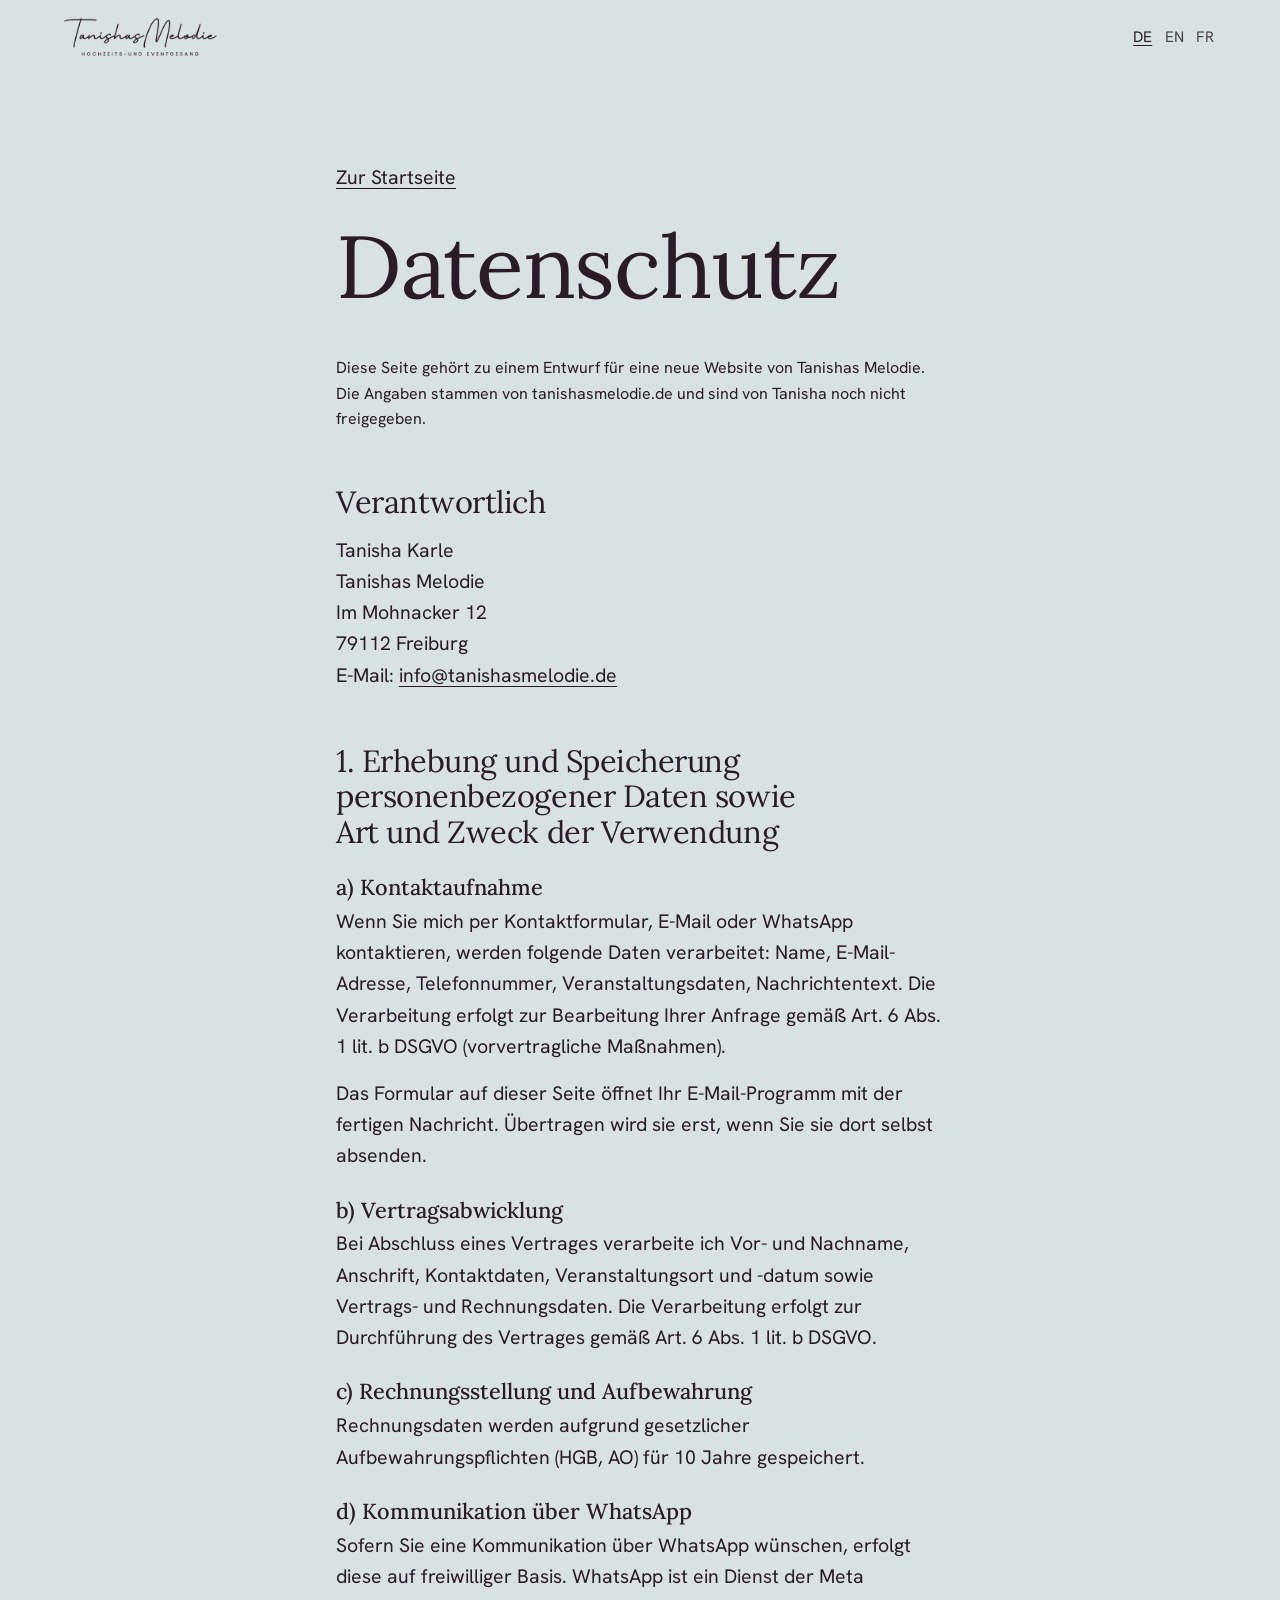
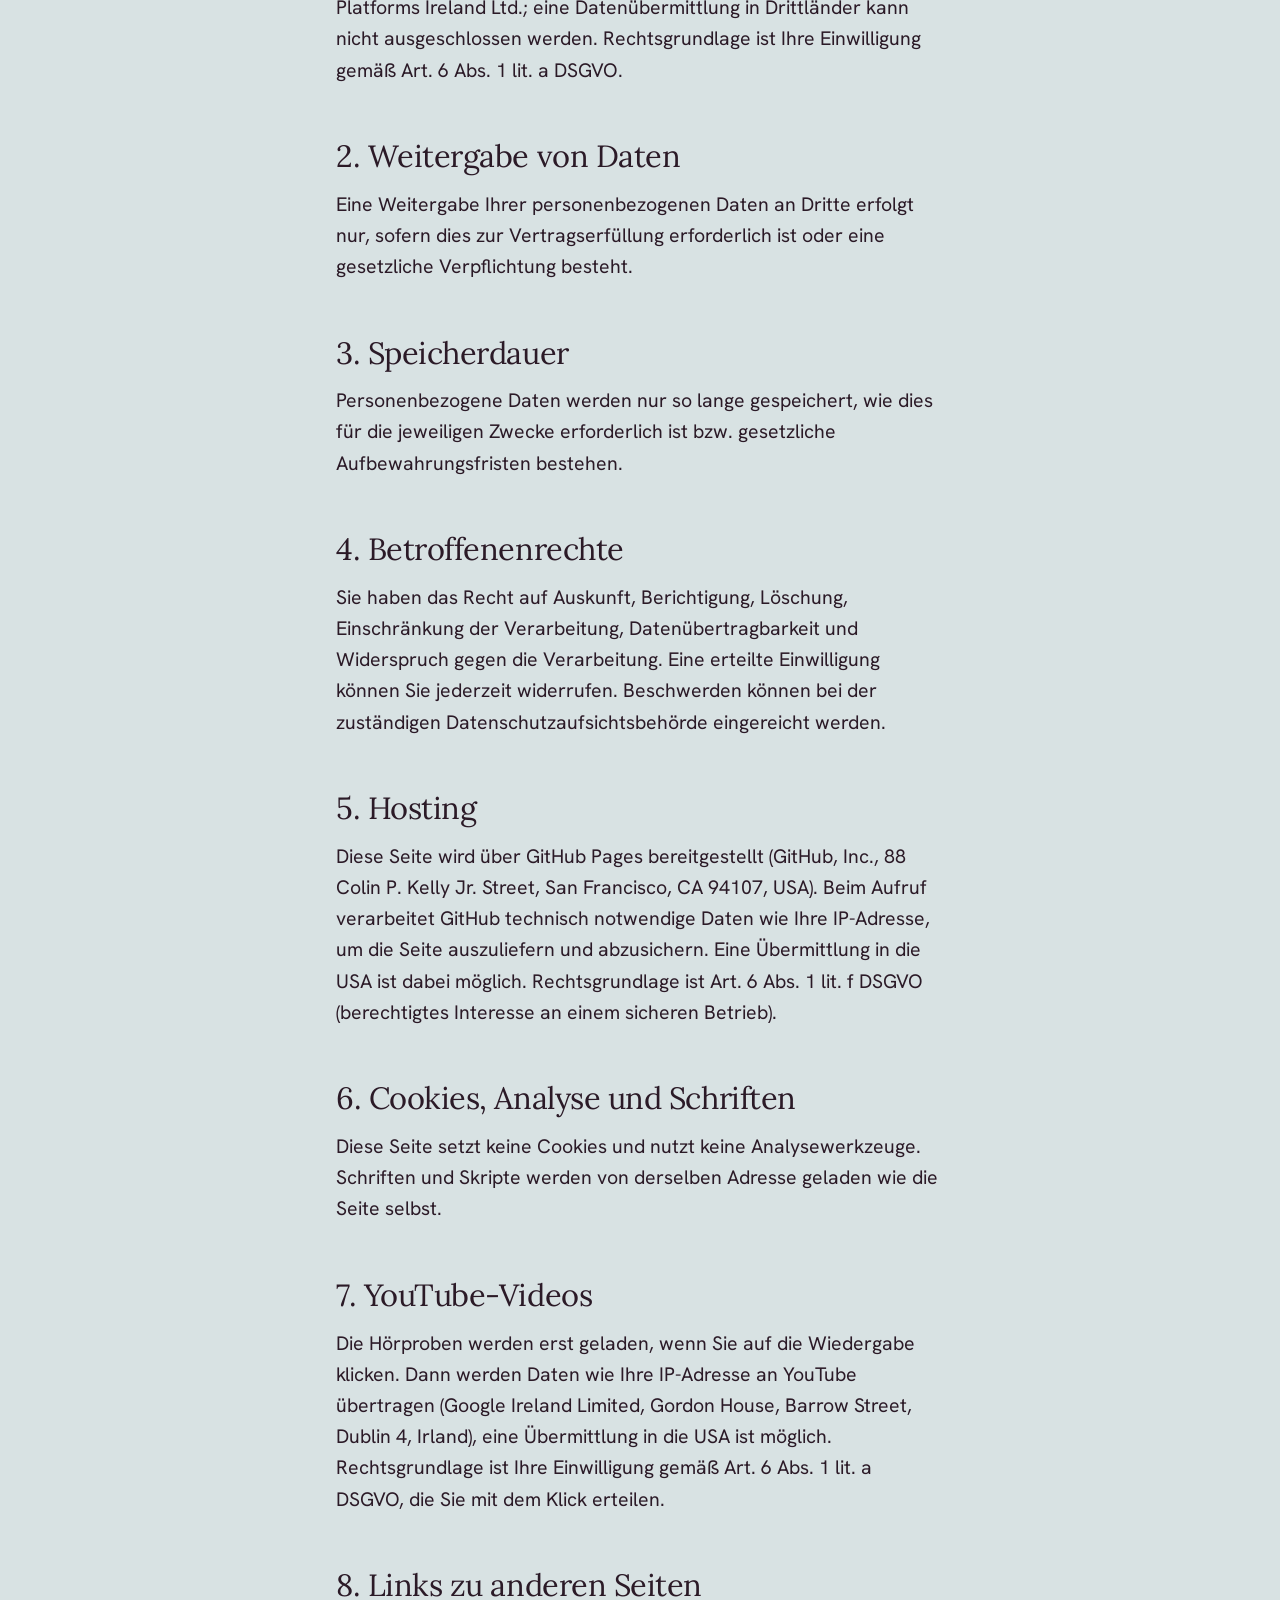
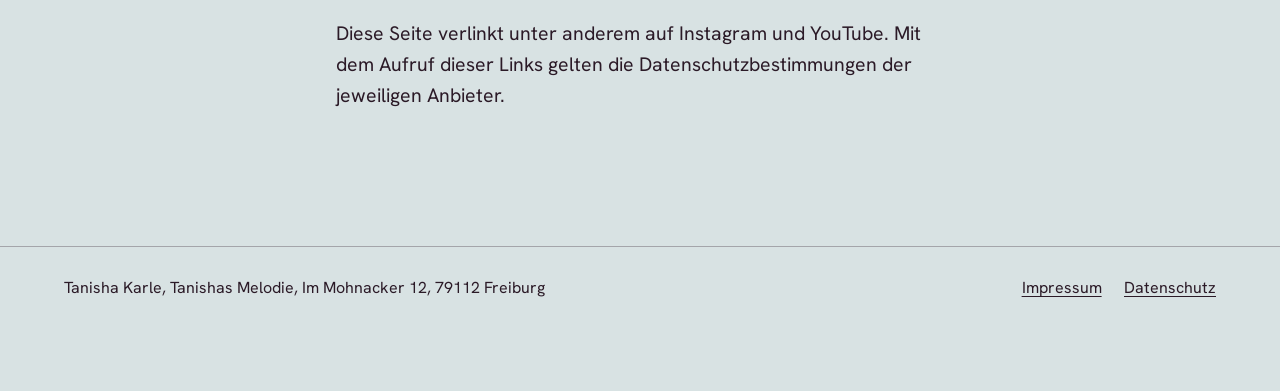
<file: datenschutz.html>
<!doctype html>
<html lang="de">
<head>
<meta charset="utf-8">
<meta name="viewport" content="width=device-width, initial-scale=1, viewport-fit=cover">
<title>Datenschutz: Tanishas Melodie</title>
<meta name="robots" content="noindex">
<meta name="theme-color" content="#D8E2E3">
<link rel="alternate" hreflang="de" href="https://oeztuerkhamza.github.io/tanishas-melodie/datenschutz.html">
<link rel="alternate" hreflang="en" href="https://oeztuerkhamza.github.io/tanishas-melodie/en/privacy.html">
<link rel="alternate" hreflang="fr" href="https://oeztuerkhamza.github.io/tanishas-melodie/fr/confidentialite.html">
<link rel="stylesheet" href="styles.css">
</head>
<body class="recht">
<header class="kopf">
  <a class="logo" href="./" aria-label="Zur Startseite"></a>
  <span class="sprachen" role="group" aria-label="Sprache wählen"><a href="datenschutz.html" hreflang="de" lang="de" aria-label="Deutsch" aria-current="true">DE</a><a href="en/privacy.html" hreflang="en" lang="en" aria-label="English">EN</a><a href="fr/confidentialite.html" hreflang="fr" lang="fr" aria-label="Français">FR</a></span>
</header>
<main class="recht-inhalt">
<p class="recht-zurueck"><a href="./">Zur Startseite</a></p>
<h1>Datenschutz</h1>
<p class="recht-hinweis">Diese Seite gehört zu einem Entwurf für eine neue Website von Tanishas Melodie. Die Angaben stammen von tanishasmelodie.de und sind von Tanisha noch nicht freigegeben.</p>

<h2>Verantwortlich</h2>
<p>Tanisha Karle<br>Tanishas Melodie<br>Im Mohnacker 12<br>79112 Freiburg<br>E-Mail: <a href="mailto:info@tanishasmelodie.de">info@tanishasmelodie.de</a></p>
<h2>1. Erhebung und Speicherung personenbezogener Daten sowie Art und Zweck der Verwendung</h2>
<h3>a) Kontaktaufnahme</h3>
<p>Wenn Sie mich per Kontaktformular, E-Mail oder WhatsApp kontaktieren, werden folgende Daten verarbeitet: Name, E-Mail-Adresse, Telefonnummer, Veranstaltungsdaten, Nachrichtentext. Die Verarbeitung erfolgt zur Bearbeitung Ihrer Anfrage gemäß Art. 6 Abs. 1 lit. b DSGVO (vorvertragliche Maßnahmen).</p>
<p>Das Formular auf dieser Seite öffnet Ihr E-Mail-Programm mit der fertigen Nachricht. Übertragen wird sie erst, wenn Sie sie dort selbst absenden.</p>
<h3>b) Vertragsabwicklung</h3>
<p>Bei Abschluss eines Vertrages verarbeite ich Vor- und Nachname, Anschrift, Kontaktdaten, Veranstaltungsort und -datum sowie Vertrags- und Rechnungsdaten. Die Verarbeitung erfolgt zur Durchführung des Vertrages gemäß Art. 6 Abs. 1 lit. b DSGVO.</p>
<h3>c) Rechnungsstellung und Aufbewahrung</h3>
<p>Rechnungsdaten werden aufgrund gesetzlicher Aufbewahrungspflichten (HGB, AO) für 10 Jahre gespeichert.</p>
<h3>d) Kommunikation über WhatsApp</h3>
<p>Sofern Sie eine Kommunikation über WhatsApp wünschen, erfolgt diese auf freiwilliger Basis. WhatsApp ist ein Dienst der Meta Platforms Ireland Ltd.; eine Datenübermittlung in Drittländer kann nicht ausgeschlossen werden. Rechtsgrundlage ist Ihre Einwilligung gemäß Art. 6 Abs. 1 lit. a DSGVO.</p>
<h2>2. Weitergabe von Daten</h2>
<p>Eine Weitergabe Ihrer personenbezogenen Daten an Dritte erfolgt nur, sofern dies zur Vertragserfüllung erforderlich ist oder eine gesetzliche Verpflichtung besteht.</p>
<h2>3. Speicherdauer</h2>
<p>Personenbezogene Daten werden nur so lange gespeichert, wie dies für die jeweiligen Zwecke erforderlich ist bzw. gesetzliche Aufbewahrungsfristen bestehen.</p>
<h2>4. Betroffenenrechte</h2>
<p>Sie haben das Recht auf Auskunft, Berichtigung, Löschung, Einschränkung der Verarbeitung, Datenübertragbarkeit und Widerspruch gegen die Verarbeitung. Eine erteilte Einwilligung können Sie jederzeit widerrufen. Beschwerden können bei der zuständigen Datenschutzaufsichtsbehörde eingereicht werden.</p>
<h2>5. Hosting</h2>
<p>Diese Seite wird über GitHub Pages bereitgestellt (GitHub, Inc., 88 Colin P. Kelly Jr. Street, San Francisco, CA 94107, USA). Beim Aufruf verarbeitet GitHub technisch notwendige Daten wie Ihre IP-Adresse, um die Seite auszuliefern und abzusichern. Eine Übermittlung in die USA ist dabei möglich. Rechtsgrundlage ist Art. 6 Abs. 1 lit. f DSGVO (berechtigtes Interesse an einem sicheren Betrieb).</p>
<h2>6. Cookies, Analyse und Schriften</h2>
<p>Diese Seite setzt keine Cookies und nutzt keine Analysewerkzeuge. Schriften und Skripte werden von derselben Adresse geladen wie die Seite selbst.</p>
<h2>7. YouTube-Videos</h2>
<p>Die Hörproben werden erst geladen, wenn Sie auf die Wiedergabe klicken. Dann werden Daten wie Ihre IP-Adresse an YouTube übertragen (Google Ireland Limited, Gordon House, Barrow Street, Dublin 4, Irland), eine Übermittlung in die USA ist möglich. Rechtsgrundlage ist Ihre Einwilligung gemäß Art. 6 Abs. 1 lit. a DSGVO, die Sie mit dem Klick erteilen.</p>
<h2>8. Links zu anderen Seiten</h2>
<p>Diese Seite verlinkt unter anderem auf Instagram und YouTube. Mit dem Aufruf dieser Links gelten die Datenschutzbestimmungen der jeweiligen Anbieter.</p>
</main>
<footer class="fuss">
  <p>Tanisha Karle, Tanishas Melodie, Im Mohnacker 12, 79112 Freiburg</p>
  <p class="fuss-links"><a href="impressum.html">Impressum</a> <a href="datenschutz.html">Datenschutz</a></p>
</footer>
</body>
</html>
</file>
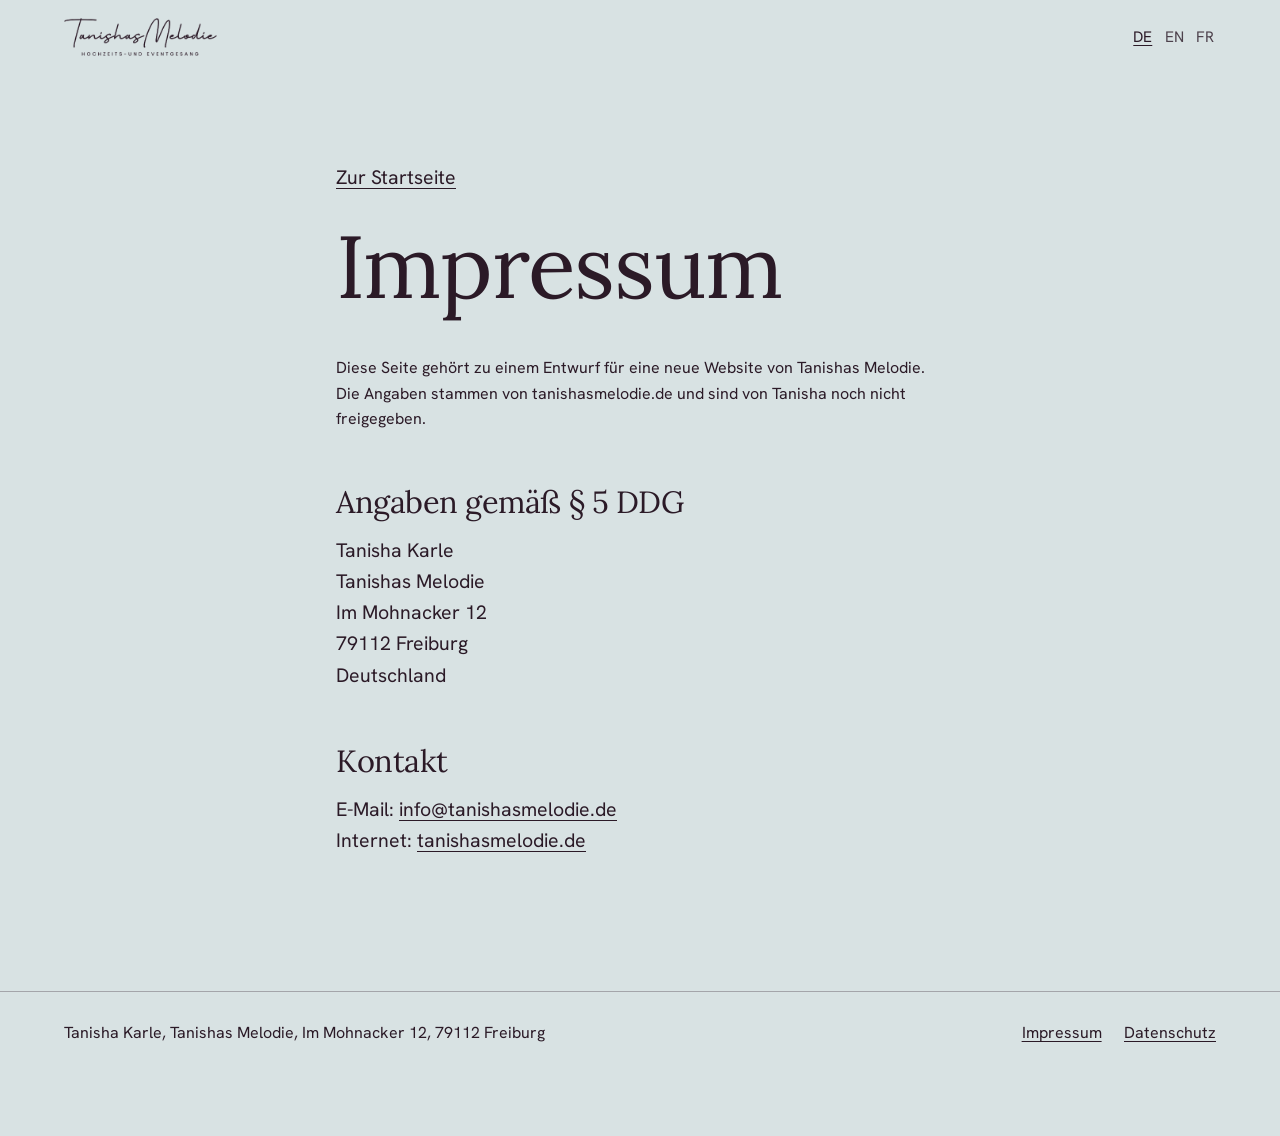
<file: impressum.html>
<!doctype html>
<html lang="de">
<head>
<meta charset="utf-8">
<meta name="viewport" content="width=device-width, initial-scale=1, viewport-fit=cover">
<title>Impressum: Tanishas Melodie</title>
<meta name="robots" content="noindex">
<meta name="theme-color" content="#D8E2E3">
<link rel="alternate" hreflang="de" href="https://oeztuerkhamza.github.io/tanishas-melodie/impressum.html">
<link rel="alternate" hreflang="en" href="https://oeztuerkhamza.github.io/tanishas-melodie/en/legal-notice.html">
<link rel="alternate" hreflang="fr" href="https://oeztuerkhamza.github.io/tanishas-melodie/fr/mentions-legales.html">
<link rel="stylesheet" href="styles.css">
</head>
<body class="recht">
<header class="kopf">
  <a class="logo" href="./" aria-label="Zur Startseite"></a>
  <span class="sprachen" role="group" aria-label="Sprache wählen"><a href="impressum.html" hreflang="de" lang="de" aria-label="Deutsch" aria-current="true">DE</a><a href="en/legal-notice.html" hreflang="en" lang="en" aria-label="English">EN</a><a href="fr/mentions-legales.html" hreflang="fr" lang="fr" aria-label="Français">FR</a></span>
</header>
<main class="recht-inhalt">
<p class="recht-zurueck"><a href="./">Zur Startseite</a></p>
<h1>Impressum</h1>
<p class="recht-hinweis">Diese Seite gehört zu einem Entwurf für eine neue Website von Tanishas Melodie. Die Angaben stammen von tanishasmelodie.de und sind von Tanisha noch nicht freigegeben.</p>

<h2>Angaben gemäß § 5 DDG</h2>
<p>Tanisha Karle<br>Tanishas Melodie<br>Im Mohnacker 12<br>79112 Freiburg<br>Deutschland</p>
<h2>Kontakt</h2>
<p>E-Mail: <a href="mailto:info@tanishasmelodie.de">info@tanishasmelodie.de</a><br>Internet: <a href="https://www.tanishasmelodie.de/" rel="noopener">tanishasmelodie.de</a></p>
</main>
<footer class="fuss">
  <p>Tanisha Karle, Tanishas Melodie, Im Mohnacker 12, 79112 Freiburg</p>
  <p class="fuss-links"><a href="impressum.html">Impressum</a> <a href="datenschutz.html">Datenschutz</a></p>
</footer>
</body>
</html>
</file>
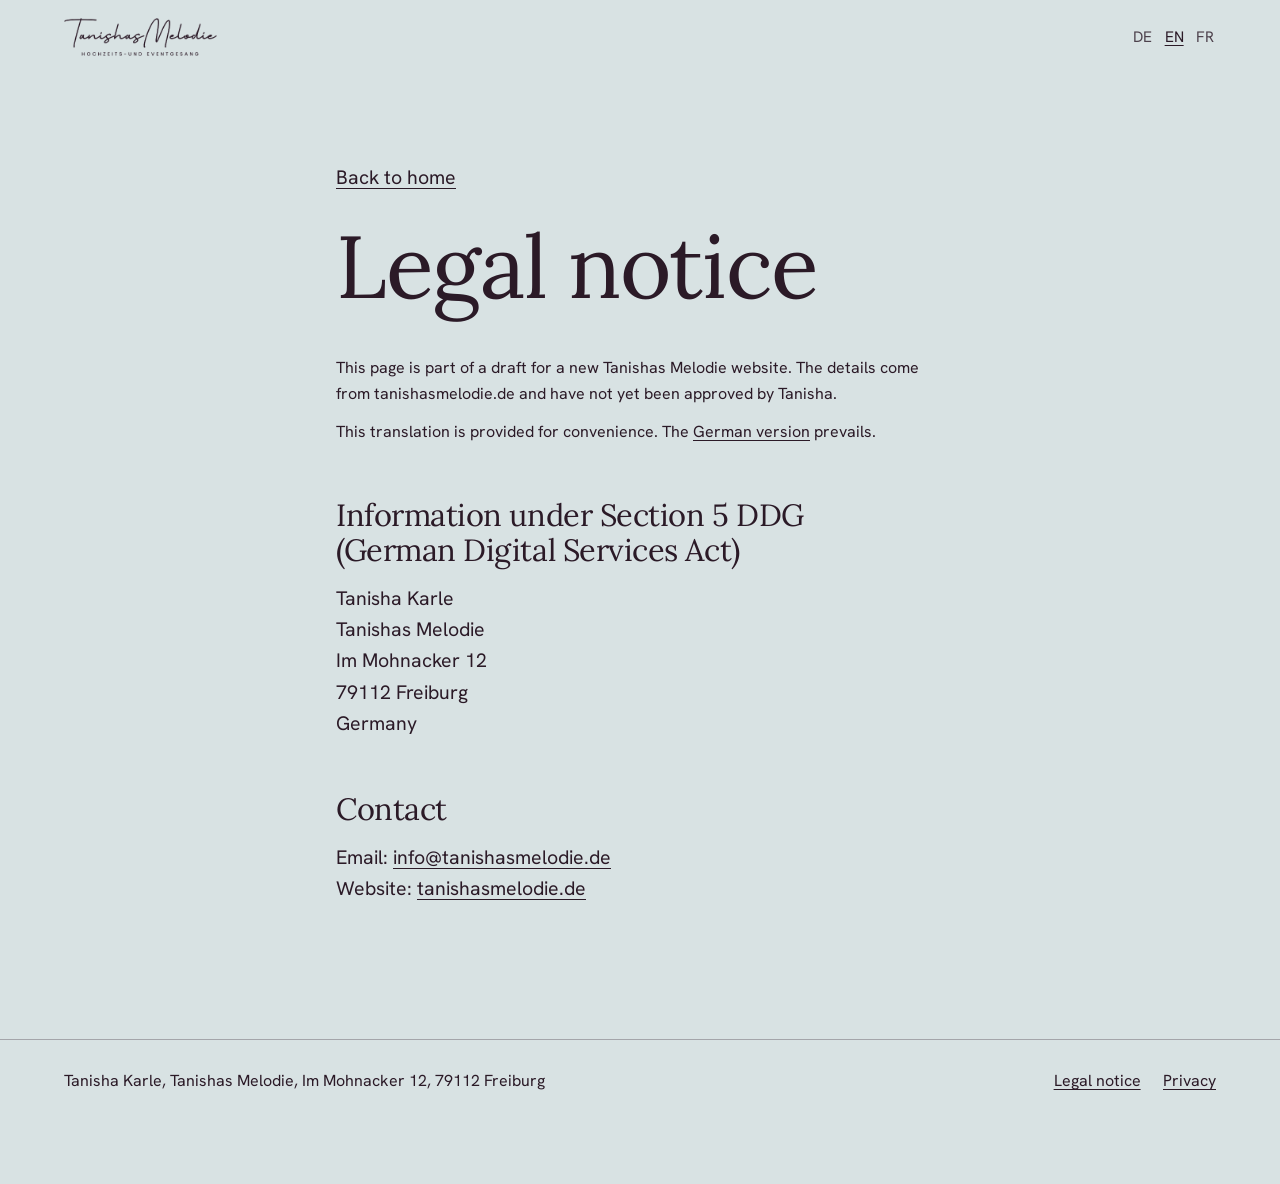
<file: en/legal-notice.html>
<!doctype html>
<html lang="en">
<head>
<meta charset="utf-8">
<meta name="viewport" content="width=device-width, initial-scale=1, viewport-fit=cover">
<title>Legal notice: Tanishas Melodie</title>
<meta name="robots" content="noindex">
<meta name="theme-color" content="#D8E2E3">
<link rel="alternate" hreflang="de" href="https://oeztuerkhamza.github.io/tanishas-melodie/impressum.html">
<link rel="alternate" hreflang="en" href="https://oeztuerkhamza.github.io/tanishas-melodie/en/legal-notice.html">
<link rel="alternate" hreflang="fr" href="https://oeztuerkhamza.github.io/tanishas-melodie/fr/mentions-legales.html">
<link rel="stylesheet" href="../styles.css">
</head>
<body class="recht">
<header class="kopf">
  <a class="logo" href="./" aria-label="Back to home"></a>
  <span class="sprachen" role="group" aria-label="Choose language"><a href="../impressum.html" hreflang="de" lang="de" aria-label="Deutsch">DE</a><a href="../en/legal-notice.html" hreflang="en" lang="en" aria-label="English" aria-current="true">EN</a><a href="../fr/mentions-legales.html" hreflang="fr" lang="fr" aria-label="Français">FR</a></span>
</header>
<main class="recht-inhalt">
<p class="recht-zurueck"><a href="./">Back to home</a></p>
<h1>Legal notice</h1>
<p class="recht-hinweis">This page is part of a draft for a new Tanishas Melodie website. The details come from tanishasmelodie.de and have not yet been approved by Tanisha.</p>
<p class="recht-hinweis">This translation is provided for convenience. The <a href="../impressum.html">German version</a> prevails.</p>

<h2>Information under Section 5 DDG (German Digital Services Act)</h2>
<p>Tanisha Karle<br>Tanishas Melodie<br>Im Mohnacker 12<br>79112 Freiburg<br>Germany</p>
<h2>Contact</h2>
<p>Email: <a href="mailto:info@tanishasmelodie.de">info@tanishasmelodie.de</a><br>Website: <a href="https://www.tanishasmelodie.de/" rel="noopener">tanishasmelodie.de</a></p>
</main>
<footer class="fuss">
  <p>Tanisha Karle, Tanishas Melodie, Im Mohnacker 12, 79112 Freiburg</p>
  <p class="fuss-links"><a href="legal-notice.html">Legal notice</a> <a href="privacy.html">Privacy</a></p>
</footer>
</body>
</html>
</file>
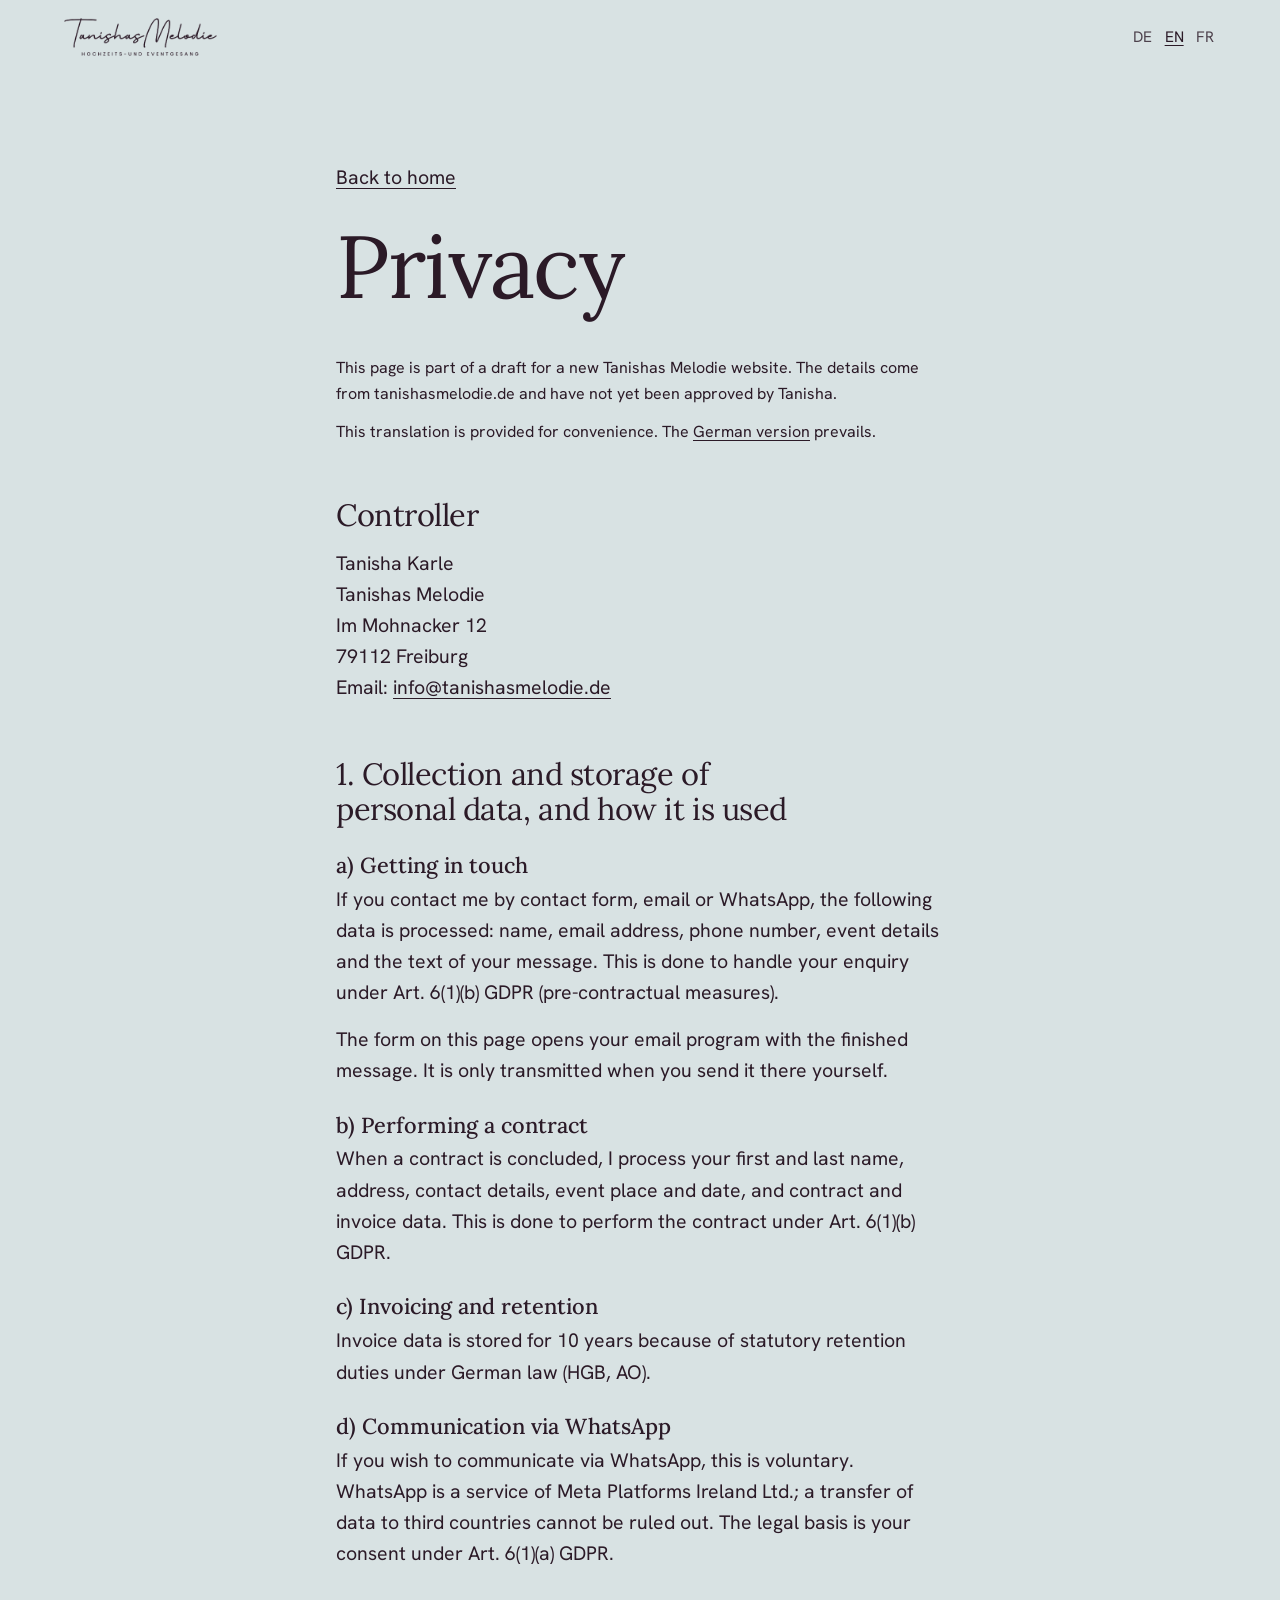
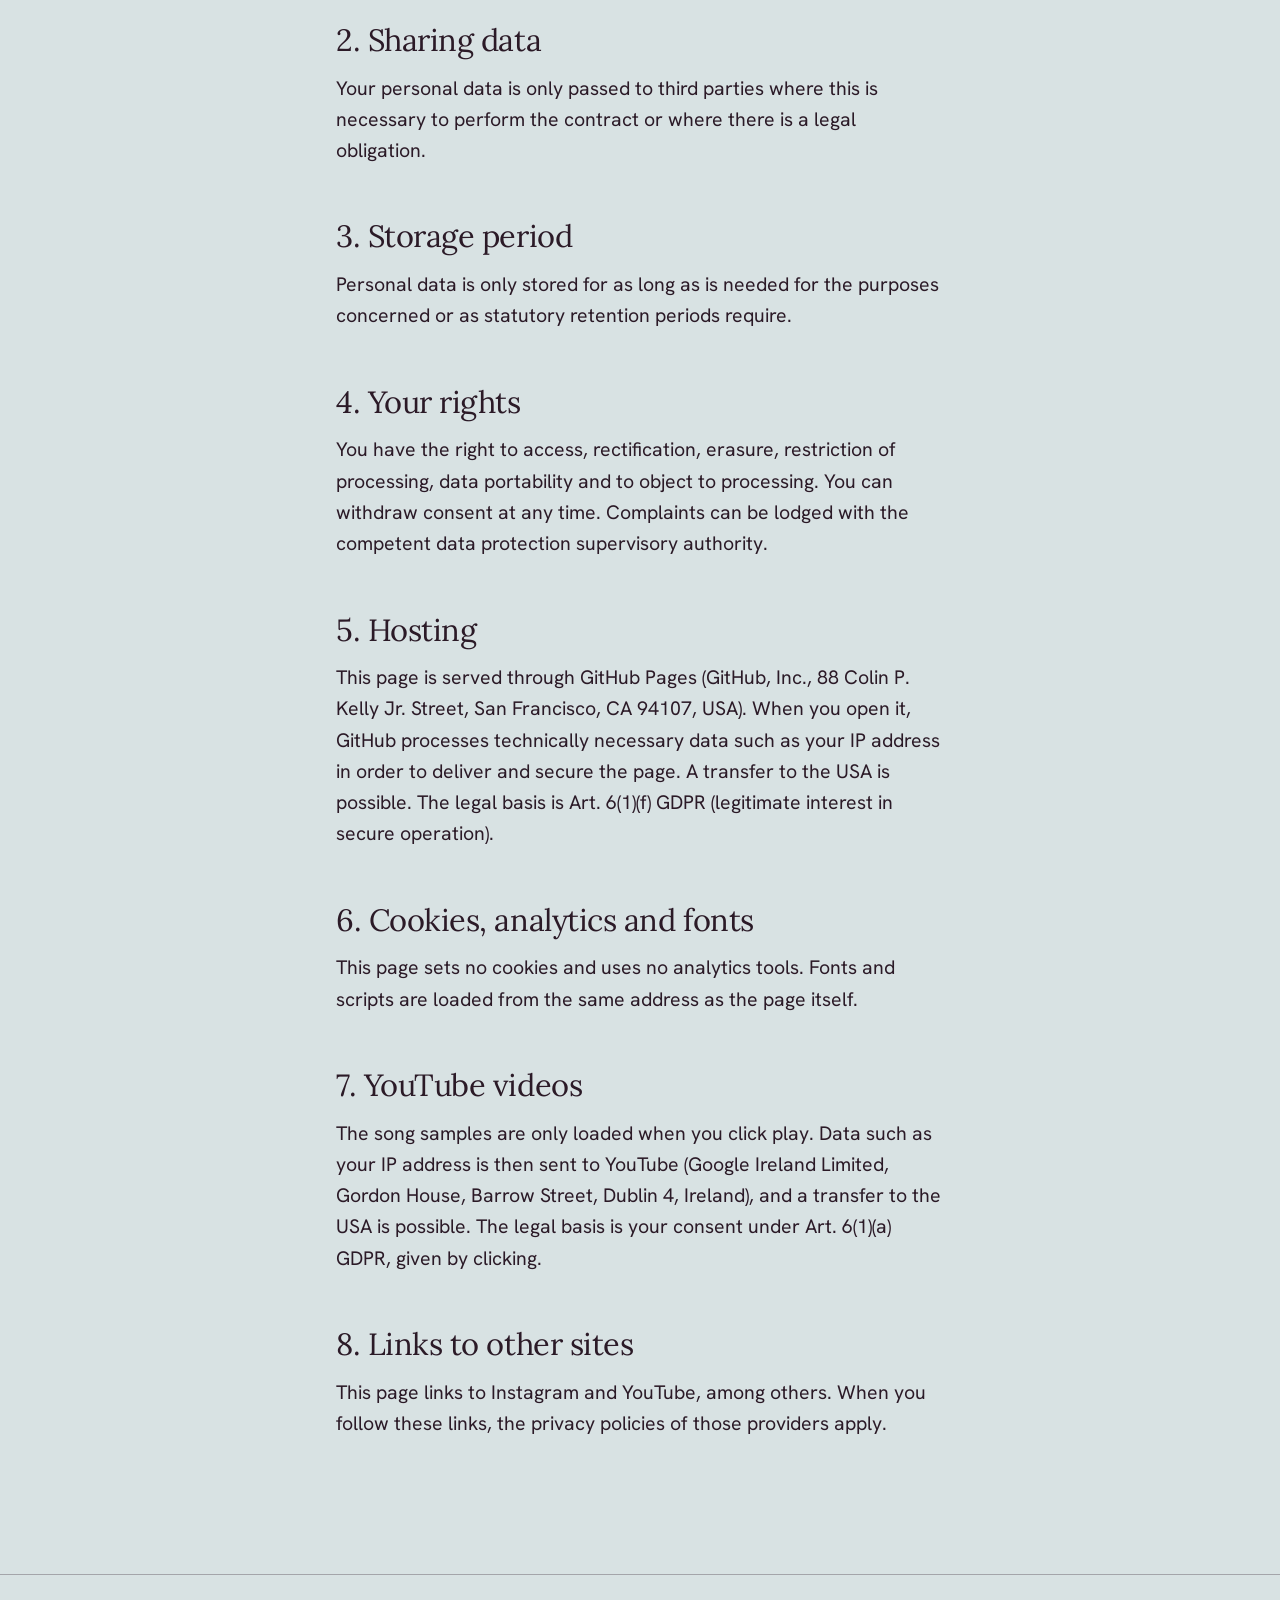
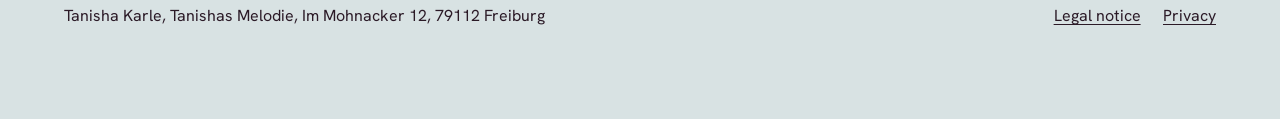
<file: en/privacy.html>
<!doctype html>
<html lang="en">
<head>
<meta charset="utf-8">
<meta name="viewport" content="width=device-width, initial-scale=1, viewport-fit=cover">
<title>Privacy: Tanishas Melodie</title>
<meta name="robots" content="noindex">
<meta name="theme-color" content="#D8E2E3">
<link rel="alternate" hreflang="de" href="https://oeztuerkhamza.github.io/tanishas-melodie/datenschutz.html">
<link rel="alternate" hreflang="en" href="https://oeztuerkhamza.github.io/tanishas-melodie/en/privacy.html">
<link rel="alternate" hreflang="fr" href="https://oeztuerkhamza.github.io/tanishas-melodie/fr/confidentialite.html">
<link rel="stylesheet" href="../styles.css">
</head>
<body class="recht">
<header class="kopf">
  <a class="logo" href="./" aria-label="Back to home"></a>
  <span class="sprachen" role="group" aria-label="Choose language"><a href="../datenschutz.html" hreflang="de" lang="de" aria-label="Deutsch">DE</a><a href="../en/privacy.html" hreflang="en" lang="en" aria-label="English" aria-current="true">EN</a><a href="../fr/confidentialite.html" hreflang="fr" lang="fr" aria-label="Français">FR</a></span>
</header>
<main class="recht-inhalt">
<p class="recht-zurueck"><a href="./">Back to home</a></p>
<h1>Privacy</h1>
<p class="recht-hinweis">This page is part of a draft for a new Tanishas Melodie website. The details come from tanishasmelodie.de and have not yet been approved by Tanisha.</p>
<p class="recht-hinweis">This translation is provided for convenience. The <a href="../datenschutz.html">German version</a> prevails.</p>

<h2>Controller</h2>
<p>Tanisha Karle<br>Tanishas Melodie<br>Im Mohnacker 12<br>79112 Freiburg<br>Email: <a href="mailto:info@tanishasmelodie.de">info@tanishasmelodie.de</a></p>
<h2>1. Collection and storage of personal data, and how it is used</h2>
<h3>a) Getting in touch</h3>
<p>If you contact me by contact form, email or WhatsApp, the following data is processed: name, email address, phone number, event details and the text of your message. This is done to handle your enquiry under Art. 6(1)(b) GDPR (pre-contractual measures).</p>
<p>The form on this page opens your email program with the finished message. It is only transmitted when you send it there yourself.</p>
<h3>b) Performing a contract</h3>
<p>When a contract is concluded, I process your first and last name, address, contact details, event place and date, and contract and invoice data. This is done to perform the contract under Art. 6(1)(b) GDPR.</p>
<h3>c) Invoicing and retention</h3>
<p>Invoice data is stored for 10 years because of statutory retention duties under German law (HGB, AO).</p>
<h3>d) Communication via WhatsApp</h3>
<p>If you wish to communicate via WhatsApp, this is voluntary. WhatsApp is a service of Meta Platforms Ireland Ltd.; a transfer of data to third countries cannot be ruled out. The legal basis is your consent under Art. 6(1)(a) GDPR.</p>
<h2>2. Sharing data</h2>
<p>Your personal data is only passed to third parties where this is necessary to perform the contract or where there is a legal obligation.</p>
<h2>3. Storage period</h2>
<p>Personal data is only stored for as long as is needed for the purposes concerned or as statutory retention periods require.</p>
<h2>4. Your rights</h2>
<p>You have the right to access, rectification, erasure, restriction of processing, data portability and to object to processing. You can withdraw consent at any time. Complaints can be lodged with the competent data protection supervisory authority.</p>
<h2>5. Hosting</h2>
<p>This page is served through GitHub Pages (GitHub, Inc., 88 Colin P. Kelly Jr. Street, San Francisco, CA 94107, USA). When you open it, GitHub processes technically necessary data such as your IP address in order to deliver and secure the page. A transfer to the USA is possible. The legal basis is Art. 6(1)(f) GDPR (legitimate interest in secure operation).</p>
<h2>6. Cookies, analytics and fonts</h2>
<p>This page sets no cookies and uses no analytics tools. Fonts and scripts are loaded from the same address as the page itself.</p>
<h2>7. YouTube videos</h2>
<p>The song samples are only loaded when you click play. Data such as your IP address is then sent to YouTube (Google Ireland Limited, Gordon House, Barrow Street, Dublin 4, Ireland), and a transfer to the USA is possible. The legal basis is your consent under Art. 6(1)(a) GDPR, given by clicking.</p>
<h2>8. Links to other sites</h2>
<p>This page links to Instagram and YouTube, among others. When you follow these links, the privacy policies of those providers apply.</p>
</main>
<footer class="fuss">
  <p>Tanisha Karle, Tanishas Melodie, Im Mohnacker 12, 79112 Freiburg</p>
  <p class="fuss-links"><a href="legal-notice.html">Legal notice</a> <a href="privacy.html">Privacy</a></p>
</footer>
</body>
</html>
</file>
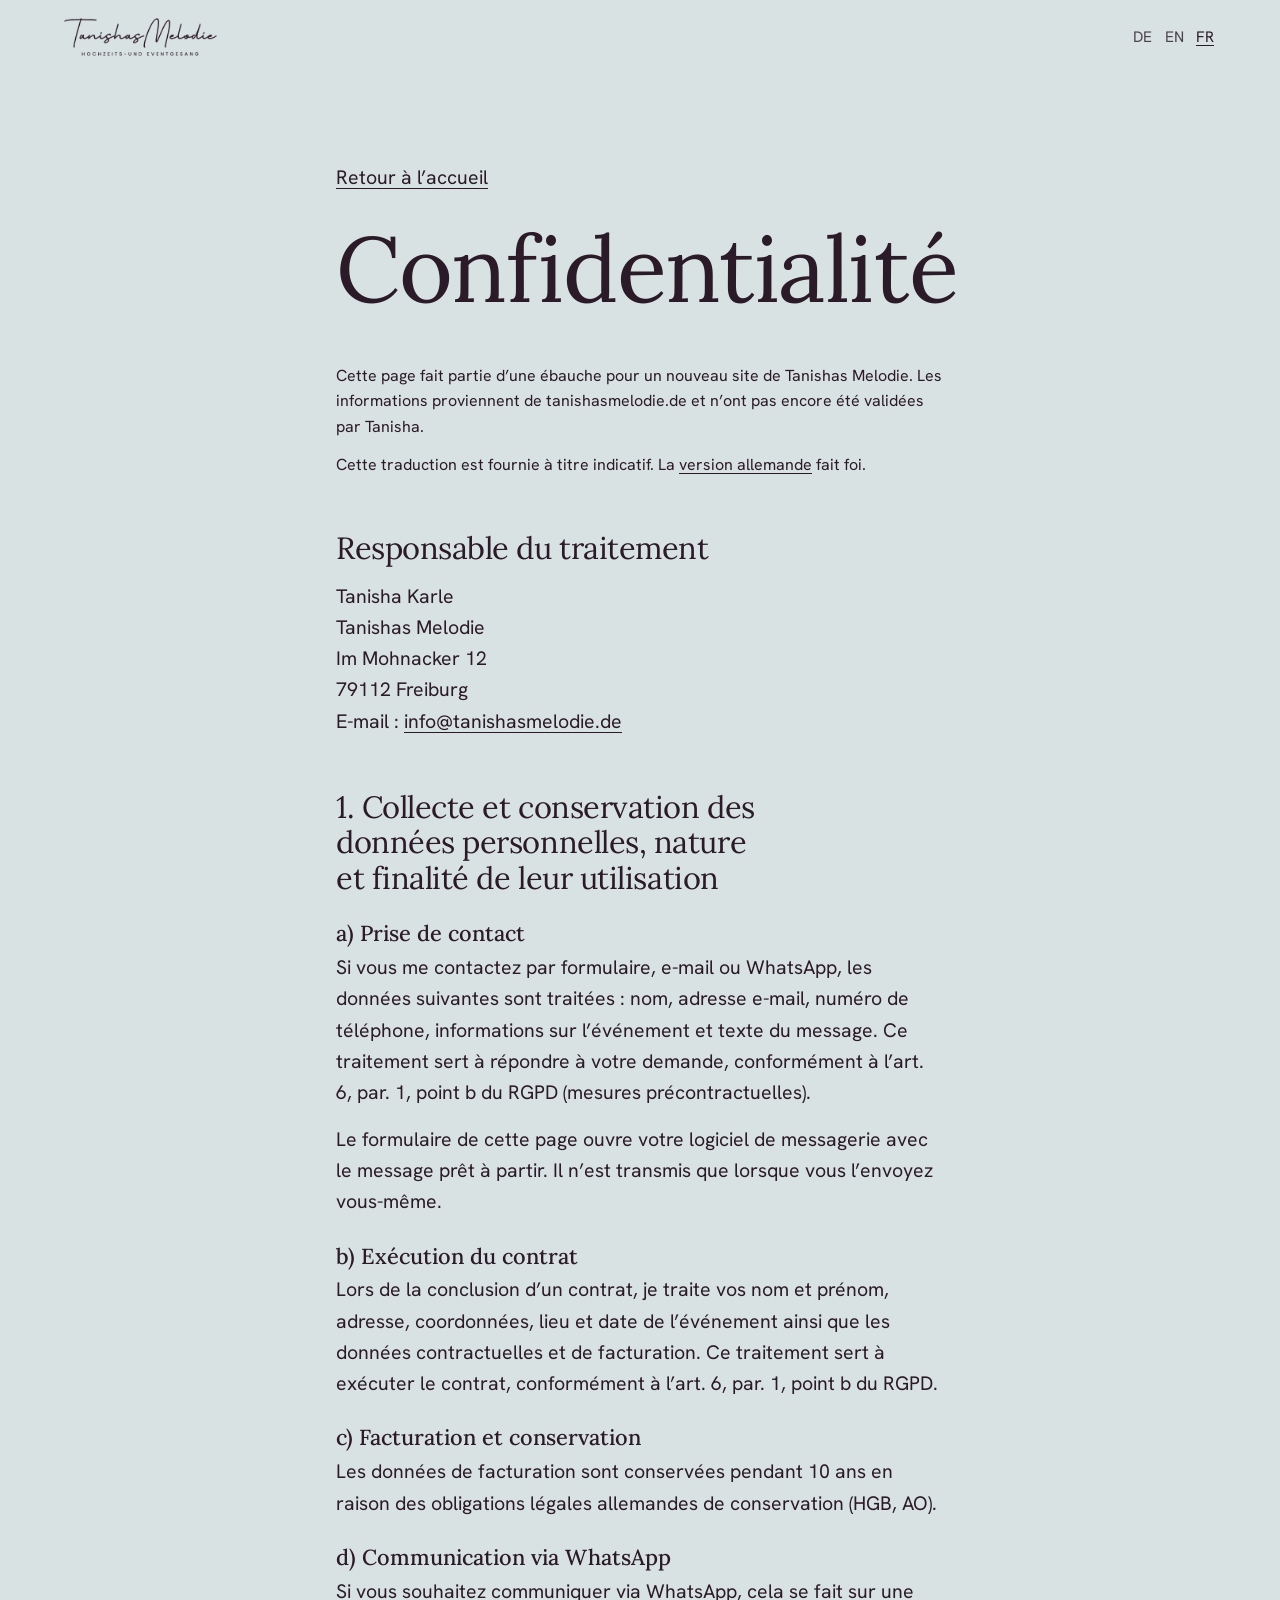
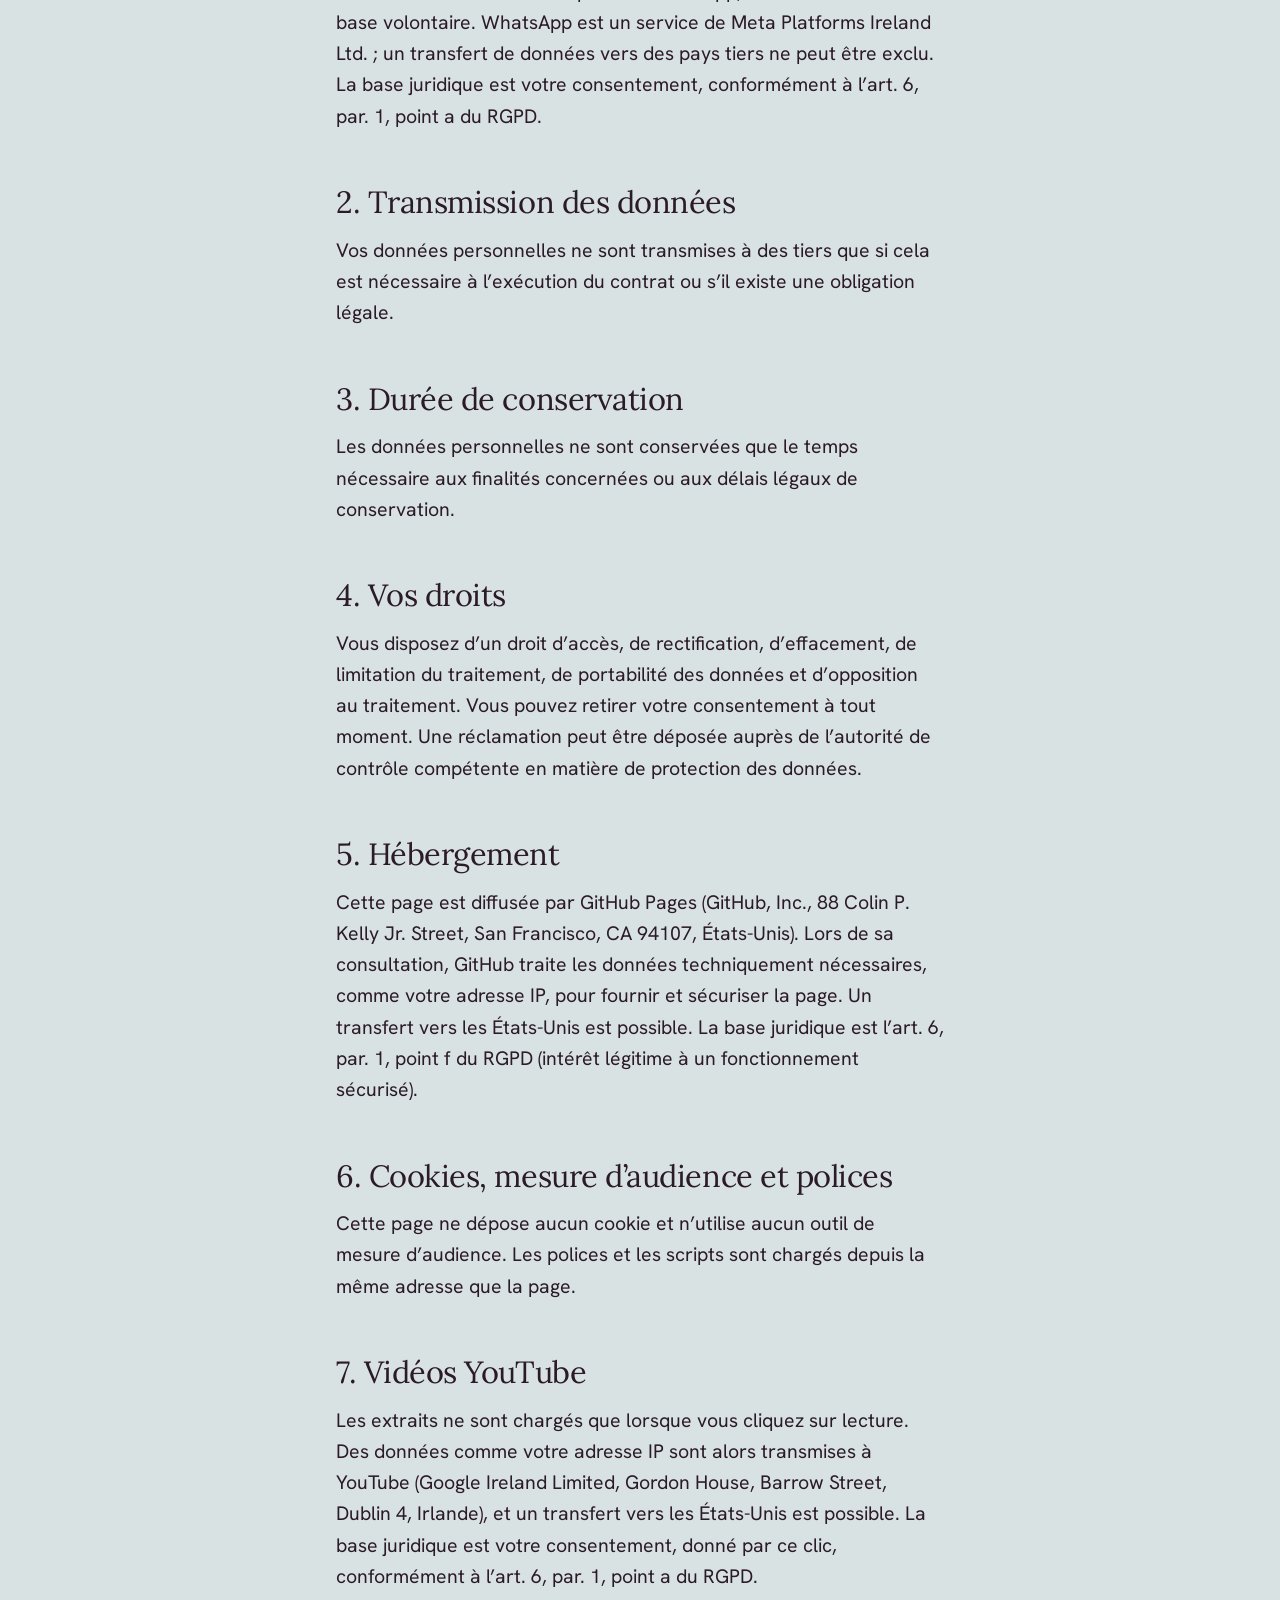
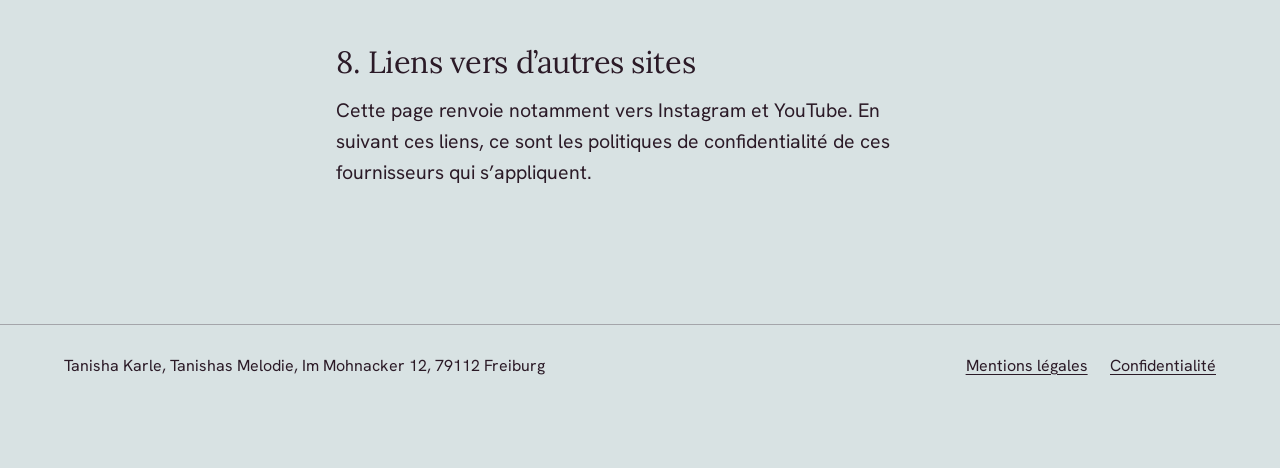
<file: fr/confidentialite.html>
<!doctype html>
<html lang="fr">
<head>
<meta charset="utf-8">
<meta name="viewport" content="width=device-width, initial-scale=1, viewport-fit=cover">
<title>Confidentialité: Tanishas Melodie</title>
<meta name="robots" content="noindex">
<meta name="theme-color" content="#D8E2E3">
<link rel="alternate" hreflang="de" href="https://oeztuerkhamza.github.io/tanishas-melodie/datenschutz.html">
<link rel="alternate" hreflang="en" href="https://oeztuerkhamza.github.io/tanishas-melodie/en/privacy.html">
<link rel="alternate" hreflang="fr" href="https://oeztuerkhamza.github.io/tanishas-melodie/fr/confidentialite.html">
<link rel="stylesheet" href="../styles.css">
</head>
<body class="recht">
<header class="kopf">
  <a class="logo" href="./" aria-label="Retour à l’accueil"></a>
  <span class="sprachen" role="group" aria-label="Choisir la langue"><a href="../datenschutz.html" hreflang="de" lang="de" aria-label="Deutsch">DE</a><a href="../en/privacy.html" hreflang="en" lang="en" aria-label="English">EN</a><a href="../fr/confidentialite.html" hreflang="fr" lang="fr" aria-label="Français" aria-current="true">FR</a></span>
</header>
<main class="recht-inhalt">
<p class="recht-zurueck"><a href="./">Retour à l’accueil</a></p>
<h1>Confidentialité</h1>
<p class="recht-hinweis">Cette page fait partie d’une ébauche pour un nouveau site de Tanishas Melodie. Les informations proviennent de tanishasmelodie.de et n’ont pas encore été validées par Tanisha.</p>
<p class="recht-hinweis">Cette traduction est fournie à titre indicatif. La <a href="../datenschutz.html">version allemande</a> fait foi.</p>

<h2>Responsable du traitement</h2>
<p>Tanisha Karle<br>Tanishas Melodie<br>Im Mohnacker 12<br>79112 Freiburg<br>E-mail : <a href="mailto:info@tanishasmelodie.de">info@tanishasmelodie.de</a></p>
<h2>1. Collecte et conservation des données personnelles, nature et finalité de leur utilisation</h2>
<h3>a) Prise de contact</h3>
<p>Si vous me contactez par formulaire, e-mail ou WhatsApp, les données suivantes sont traitées : nom, adresse e-mail, numéro de téléphone, informations sur l’événement et texte du message. Ce traitement sert à répondre à votre demande, conformément à l’art. 6, par. 1, point b du RGPD (mesures précontractuelles).</p>
<p>Le formulaire de cette page ouvre votre logiciel de messagerie avec le message prêt à partir. Il n’est transmis que lorsque vous l’envoyez vous-même.</p>
<h3>b) Exécution du contrat</h3>
<p>Lors de la conclusion d’un contrat, je traite vos nom et prénom, adresse, coordonnées, lieu et date de l’événement ainsi que les données contractuelles et de facturation. Ce traitement sert à exécuter le contrat, conformément à l’art. 6, par. 1, point b du RGPD.</p>
<h3>c) Facturation et conservation</h3>
<p>Les données de facturation sont conservées pendant 10 ans en raison des obligations légales allemandes de conservation (HGB, AO).</p>
<h3>d) Communication via WhatsApp</h3>
<p>Si vous souhaitez communiquer via WhatsApp, cela se fait sur une base volontaire. WhatsApp est un service de Meta Platforms Ireland Ltd. ; un transfert de données vers des pays tiers ne peut être exclu. La base juridique est votre consentement, conformément à l’art. 6, par. 1, point a du RGPD.</p>
<h2>2. Transmission des données</h2>
<p>Vos données personnelles ne sont transmises à des tiers que si cela est nécessaire à l’exécution du contrat ou s’il existe une obligation légale.</p>
<h2>3. Durée de conservation</h2>
<p>Les données personnelles ne sont conservées que le temps nécessaire aux finalités concernées ou aux délais légaux de conservation.</p>
<h2>4. Vos droits</h2>
<p>Vous disposez d’un droit d’accès, de rectification, d’effacement, de limitation du traitement, de portabilité des données et d’opposition au traitement. Vous pouvez retirer votre consentement à tout moment. Une réclamation peut être déposée auprès de l’autorité de contrôle compétente en matière de protection des données.</p>
<h2>5. Hébergement</h2>
<p>Cette page est diffusée par GitHub Pages (GitHub, Inc., 88 Colin P. Kelly Jr. Street, San Francisco, CA 94107, États-Unis). Lors de sa consultation, GitHub traite les données techniquement nécessaires, comme votre adresse IP, pour fournir et sécuriser la page. Un transfert vers les États-Unis est possible. La base juridique est l’art. 6, par. 1, point f du RGPD (intérêt légitime à un fonctionnement sécurisé).</p>
<h2>6. Cookies, mesure d’audience et polices</h2>
<p>Cette page ne dépose aucun cookie et n’utilise aucun outil de mesure d’audience. Les polices et les scripts sont chargés depuis la même adresse que la page.</p>
<h2>7. Vidéos YouTube</h2>
<p>Les extraits ne sont chargés que lorsque vous cliquez sur lecture. Des données comme votre adresse IP sont alors transmises à YouTube (Google Ireland Limited, Gordon House, Barrow Street, Dublin 4, Irlande), et un transfert vers les États-Unis est possible. La base juridique est votre consentement, donné par ce clic, conformément à l’art. 6, par. 1, point a du RGPD.</p>
<h2>8. Liens vers d’autres sites</h2>
<p>Cette page renvoie notamment vers Instagram et YouTube. En suivant ces liens, ce sont les politiques de confidentialité de ces fournisseurs qui s’appliquent.</p>
</main>
<footer class="fuss">
  <p>Tanisha Karle, Tanishas Melodie, Im Mohnacker 12, 79112 Freiburg</p>
  <p class="fuss-links"><a href="mentions-legales.html">Mentions légales</a> <a href="confidentialite.html">Confidentialité</a></p>
</footer>
</body>
</html>
</file>
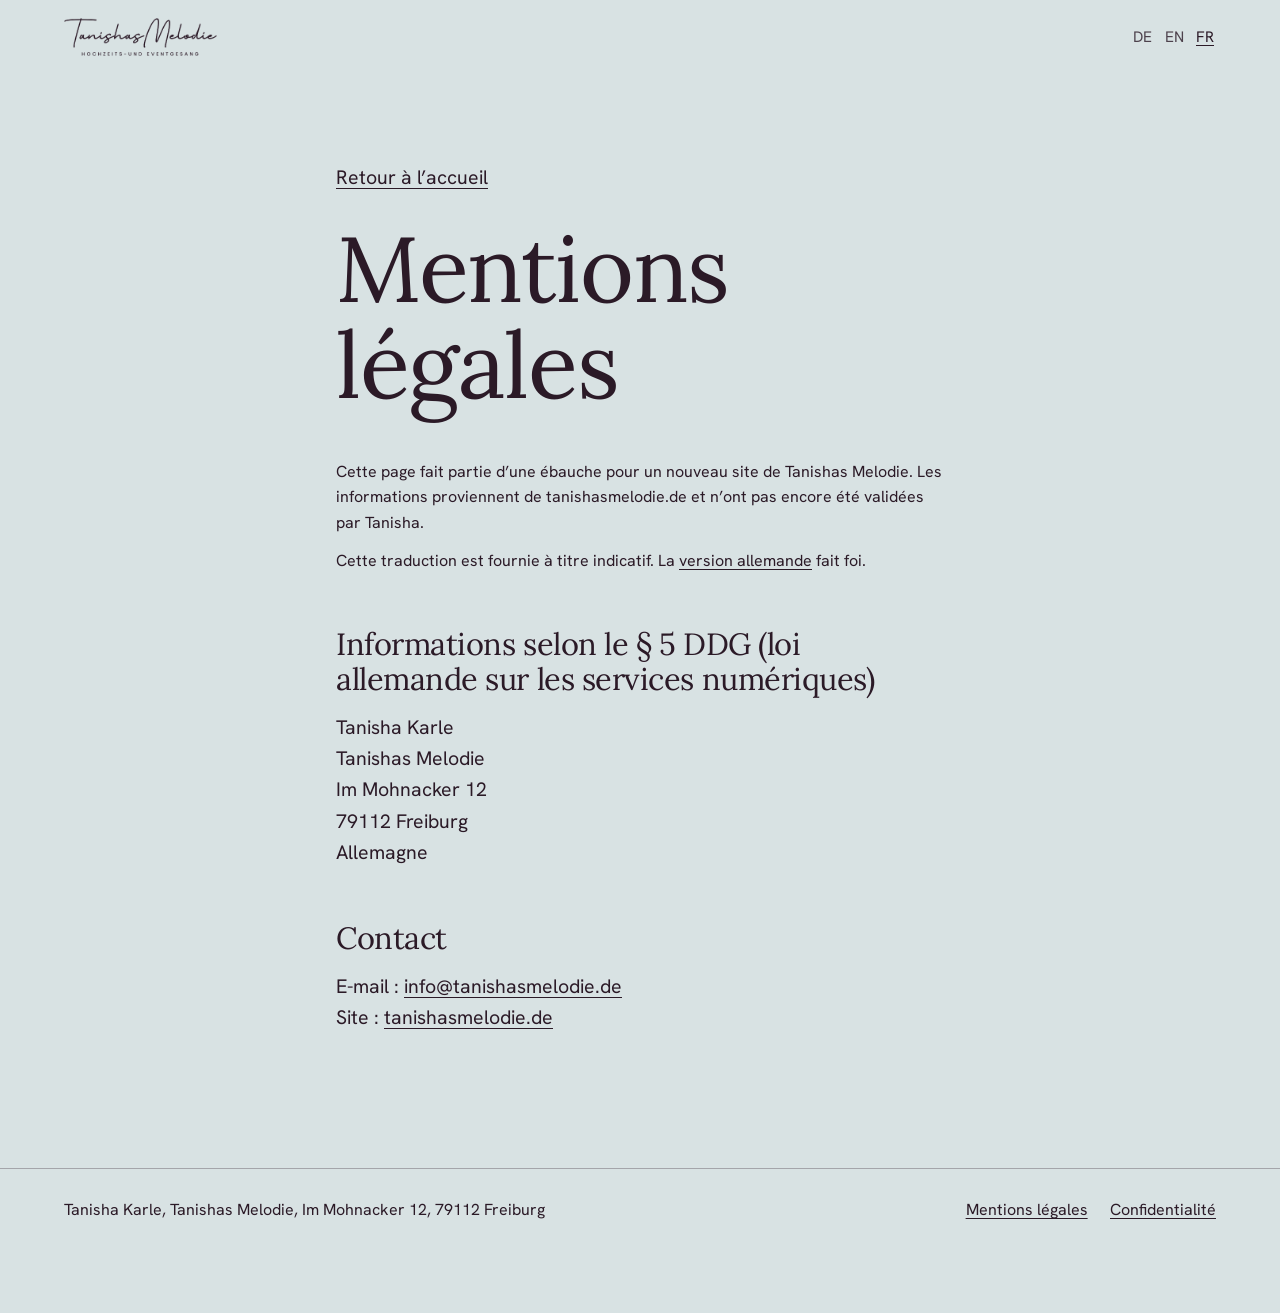
<file: fr/mentions-legales.html>
<!doctype html>
<html lang="fr">
<head>
<meta charset="utf-8">
<meta name="viewport" content="width=device-width, initial-scale=1, viewport-fit=cover">
<title>Mentions légales: Tanishas Melodie</title>
<meta name="robots" content="noindex">
<meta name="theme-color" content="#D8E2E3">
<link rel="alternate" hreflang="de" href="https://oeztuerkhamza.github.io/tanishas-melodie/impressum.html">
<link rel="alternate" hreflang="en" href="https://oeztuerkhamza.github.io/tanishas-melodie/en/legal-notice.html">
<link rel="alternate" hreflang="fr" href="https://oeztuerkhamza.github.io/tanishas-melodie/fr/mentions-legales.html">
<link rel="stylesheet" href="../styles.css">
</head>
<body class="recht">
<header class="kopf">
  <a class="logo" href="./" aria-label="Retour à l’accueil"></a>
  <span class="sprachen" role="group" aria-label="Choisir la langue"><a href="../impressum.html" hreflang="de" lang="de" aria-label="Deutsch">DE</a><a href="../en/legal-notice.html" hreflang="en" lang="en" aria-label="English">EN</a><a href="../fr/mentions-legales.html" hreflang="fr" lang="fr" aria-label="Français" aria-current="true">FR</a></span>
</header>
<main class="recht-inhalt">
<p class="recht-zurueck"><a href="./">Retour à l’accueil</a></p>
<h1>Mentions légales</h1>
<p class="recht-hinweis">Cette page fait partie d’une ébauche pour un nouveau site de Tanishas Melodie. Les informations proviennent de tanishasmelodie.de et n’ont pas encore été validées par Tanisha.</p>
<p class="recht-hinweis">Cette traduction est fournie à titre indicatif. La <a href="../impressum.html">version allemande</a> fait foi.</p>

<h2>Informations selon le § 5 DDG (loi allemande sur les services numériques)</h2>
<p>Tanisha Karle<br>Tanishas Melodie<br>Im Mohnacker 12<br>79112 Freiburg<br>Allemagne</p>
<h2>Contact</h2>
<p>E-mail : <a href="mailto:info@tanishasmelodie.de">info@tanishasmelodie.de</a><br>Site : <a href="https://www.tanishasmelodie.de/" rel="noopener">tanishasmelodie.de</a></p>
</main>
<footer class="fuss">
  <p>Tanisha Karle, Tanishas Melodie, Im Mohnacker 12, 79112 Freiburg</p>
  <p class="fuss-links"><a href="mentions-legales.html">Mentions légales</a> <a href="confidentialite.html">Confidentialité</a></p>
</footer>
</body>
</html>
</file>
<file: styles.css>
@font-face { font-family: "Lora"; src: url(assets/fonts/lora-latin-wght-normal.woff2) format("woff2"); font-weight: 400 700; font-style: normal; font-display: swap; }
@font-face { font-family: "Lora"; src: url(assets/fonts/lora-latin-wght-italic.woff2) format("woff2"); font-weight: 400 700; font-style: italic; font-display: swap; }
@font-face { font-family: "Hanken Grotesk"; src: url(assets/fonts/hanken-grotesk-latin-wght-normal.woff2) format("woff2"); font-weight: 100 900; font-display: swap; }

:root {
  --bg: #D8E2E3;
  --ink: #2B1A27;
  --kerze: #FFF4E2;
  --pflaume: #2B1A27;
  --aprikose: #F49A67;
  --rand: clamp(20px, 5vw, 88px);
  --abstand: clamp(90px, 15vh, 190px);
  --serif: "Lora", Georgia, serif;
  --sans: "Hanken Grotesk", system-ui, sans-serif;
}

*, *::before, *::after { box-sizing: border-box; }
html { -webkit-text-size-adjust: 100%; scroll-behavior: smooth; scroll-padding-top: 96px; }
html.lenis { scroll-behavior: auto; }
html.lenis.lenis-smooth iframe { pointer-events: none; }
body {
  margin: 0;
  background: var(--bg);
  color: var(--ink);
  font: 400 clamp(1.0625rem, 0.98rem + 0.3vw, 1.25rem)/1.6 var(--sans);
  overflow-x: clip;
}
img { display: block; max-width: 100%; height: auto; }
h1, h2, h3, p, ul, ol, figure, blockquote { margin: 0; padding: 0; }
ul, ol { list-style: none; }
a { color: inherit; text-underline-offset: 0.2em; text-decoration-thickness: 1px; }
:focus-visible { outline: 2px solid currentColor; outline-offset: 3px; border-radius: 2px; }

h1, h2 { font-family: var(--serif); font-weight: 400; line-height: 1.08; letter-spacing: -0.015em; text-wrap: balance; }
h2 { font-size: clamp(2.25rem, 4.8vw, 5rem); }
h3 { font-family: var(--serif); font-weight: 500; font-size: clamp(1.5rem, 2.4vw, 2.25rem); line-height: 1.12; }
.schrift { font-family: var(--serif); font-style: italic; font-size: clamp(2.75rem, 5.6vw, 5.75rem); line-height: 1.08; letter-spacing: -0.015em; }

.skip { position: fixed; left: 12px; top: -60px; z-index: 50; background: var(--pflaume); color: var(--kerze); padding: 10px 16px; }
.skip:focus { top: 12px; }

#saiten { position: fixed; inset: 0; width: 100%; height: 100%; z-index: 0; pointer-events: none; }
main { position: relative; z-index: 1; }
.fuss { position: relative; z-index: 1; }

/* Kopfzeile */
.kopf { position: fixed; z-index: 20; inset: 0 0 auto 0; display: flex; align-items: center; gap: clamp(16px, 2.5vw, 40px); padding: clamp(12px, 2vh, 22px) var(--rand); color: var(--ink); transition: transform .45s cubic-bezier(.2,.7,.2,1); }
.kopf.weg { transform: translateY(-110%); }
.kopf.weg:focus-within { transform: none; }
.logo { display: block; width: clamp(120px, 12vw, 170px); aspect-ratio: 386 / 96; background: currentColor; -webkit-mask: url(assets/img/logo-mask.png) center / contain no-repeat; mask: url(assets/img/logo-mask.png) center / contain no-repeat; margin-right: auto; }
#navigation { display: flex; gap: clamp(14px, 2vw, 30px); font-size: 0.95rem; }
#navigation a { text-decoration: none; padding: 6px 0; background: linear-gradient(currentColor, currentColor) left 90% / 0 1px no-repeat; transition: background-size .35s; }
#navigation a:hover, #navigation a:focus-visible { background-size: 100% 1px; }
.menu-knopf { display: none; font: inherit; color: inherit; background: none; border: 0; padding: 8px 2px; }

.knopf { display: inline-block; font: 500 1.0625rem/1.1 var(--sans); color: var(--bg); background: var(--ink); border: 1px solid var(--ink); border-radius: 100px; padding: 1em 1.6em; text-decoration: none; cursor: pointer; transition: background-color .3s, color .3s; }
.knopf:hover { background: transparent; color: var(--ink); }
.knopf:focus-visible { outline-color: var(--ink); }
.spielen:focus-visible { outline: 3px solid var(--kerze); outline-offset: -8px; }
.knopf-klein { font-size: 0.95rem; padding: .7em 1.15em; white-space: nowrap; }
.pfeil-link { display: inline-block; font-weight: 500; }

.ton { position: fixed; z-index: 20; right: var(--rand); bottom: clamp(14px, 3vh, 28px); display: inline-flex; align-items: center; gap: 10px; font: 500 0.95rem/1 var(--sans); color: var(--ink); background: color-mix(in srgb, var(--bg) 78%, transparent); backdrop-filter: blur(8px); border: 1px solid currentColor; border-radius: 100px; padding: 10px 16px; cursor: pointer; }
.ton svg { width: 24px; height: 16px; stroke-width: 1; }
.ton svg path { transition: stroke-width .3s; }
.ton[aria-pressed="true"] { background: var(--ink); color: var(--bg); border-color: var(--ink); }
.ton[aria-pressed="true"] svg path { stroke-width: 1.8; }

/* Szenen mit klebender Bühne. Ohne .motion (kein JS, reduzierte Bewegung) bleibt alles normaler Fluss. */
.buehne { position: relative; }
.szene { position: relative; }
.motion .szene > .buehne { position: sticky; top: 0; height: 100vh; height: 100svh; overflow: hidden; }
.marke { position: absolute; left: 0; width: 1px; height: 1px; pointer-events: none; }

/* Auftakt */
#auftakt .buehne { min-height: 100svh; }
.motion #auftakt { height: 330vh; }
.bogen { position: relative; aspect-ratio: 16 / 10; overflow: hidden; }
.bogen img { width: 100%; height: 100%; object-fit: cover; object-position: 50% 42%; }
.bogen-schatten { position: absolute; inset: 0; background: linear-gradient(to top, rgba(31, 14, 8, .78), rgba(31, 14, 8, 0) 62%); }
.auftakt-text { position: relative; padding: 110px var(--rand) 60px; }
h1 { font-size: clamp(2.9rem, 7.8vw, 8.5rem); line-height: 1.04; }
.zeile { display: block; overflow: hidden; padding-bottom: .14em; margin-bottom: -.14em; }
.zeile > span, .ein { display: block; }
.h-a, .h-b { display: block; }
.h-b { margin-top: .3em; }
.unterzeile { margin-top: 1.1em; max-width: 44ch; line-height: 1.4; }
.ton-tipp { margin-top: .5em; max-width: 58ch; font-size: 1rem; line-height: 1.45; }

.motion .bogen { position: absolute; inset: 0; aspect-ratio: auto; clip-path: inset(17% 7% 0% 57% round 22vw 22vw 0px 0px); will-change: clip-path; }
.motion .bogen img { will-change: transform; }
.motion .bogen-schatten { opacity: 0; }
.motion .auftakt-text { position: absolute; inset: 0; padding: clamp(84px, 15vh, 150px) var(--rand) 0; pointer-events: none; }
.motion .h-b { position: absolute; left: var(--rand); right: var(--rand); bottom: clamp(70px, 12vh, 130px); margin: 0; color: var(--kerze); font-size: clamp(3rem, 8.4vw, 9.25rem); visibility: hidden; }

/* Willkommen */
#willkommen, #ablauf, #ueber, #preise, #stimmen, #empfehlungen, #anfrage { padding: var(--abstand) var(--rand); }
.spalten { display: grid; grid-template-columns: 1.15fr .85fr; gap: clamp(30px, 6vw, 110px); align-items: center; }
.willkommen-text .schrift { font-size: clamp(2.5rem, 4.6vw, 4.75rem); }
.vorlesen { font-family: var(--serif); font-size: clamp(1.9rem, 3.5vw, 3.5rem); line-height: 1.16; margin: .55em 0 1em; }
.vorlesen .wort { transition: none; }
.bogen-bild { overflow: hidden; border-radius: 50vw 50vw 0 0; }
.bogen-bild img { width: 100%; height: 118%; object-fit: cover; }
.garten { aspect-ratio: 3 / 4.2; }

/* Ablauf */
.ablauf-raster { display: grid; grid-template-columns: .85fr 1.15fr; gap: clamp(30px, 6vw, 110px); align-items: start; }
.ablauf-bild { position: sticky; top: 12vh; height: 76vh; overflow: hidden; }
.ablauf-bild img { width: 100%; height: 100%; object-fit: cover; object-position: 55% 40%; }
.takte { margin-top: clamp(40px, 8vh, 90px); }
.takte li { position: relative; padding: clamp(26px, 5vh, 54px) 0 clamp(26px, 5vh, 54px) clamp(22px, 3vw, 44px); border-left: 1px solid currentColor; max-width: 44ch; }
.takte li + li { margin-top: 0; }
.takt-nr { display: block; font-size: 1rem; margin-bottom: .5em; }
.takte h3 { margin-bottom: .35em; }
.motion .takte li { opacity: .5; transition: opacity .5s; }
.motion .takte li.an { opacity: 1; }

/* Hörproben */
.quer-buehne { padding: var(--abstand) var(--rand); }
.quer-spur { display: grid; gap: clamp(60px, 12vh, 110px); }
.tafel h2 { max-width: 13ch; }
.tafel-start p { max-width: 38ch; margin-top: 1.3em; }
.video { position: relative; aspect-ratio: 16 / 9; overflow: hidden; background: #2d1a0b; }
.video img.lied-bild { position: absolute; inset: 0; width: 100%; height: 100%; object-fit: cover; opacity: .82; }
.video::after { content: ""; position: absolute; inset: 0; pointer-events: none; background: linear-gradient(to right, rgba(45, 26, 11, .88), rgba(45, 26, 11, .55) 38%, rgba(45, 26, 11, 0) 68%); }
.video:has(iframe)::after { display: none; }
.video iframe { position: absolute; inset: 0; width: 100%; height: 100%; border: 0; }
.spielen { position: absolute; inset: 0; width: 100%; background: none; border: 0; color: var(--kerze); cursor: pointer; font: inherit; }
.spielen span { position: absolute; left: 50%; top: 50%; translate: -50% -50%; display: grid; place-items: center; width: clamp(68px, 8vw, 104px); aspect-ratio: 1; border-radius: 50%; background: var(--kerze); color: #5A3416; transition: scale .35s cubic-bezier(.2,.7,.2,1); }
.spielen:hover span, .spielen:focus-visible span { scale: 1.12; }
.spielen svg { width: 34%; margin-left: 6%; }
.lied-text { margin-top: 1em; }
.lied-text h3 { font-size: clamp(2.2rem, 5.2vw, 5.5rem); font-weight: 400; line-height: 1.06; letter-spacing: -0.015em; }
.lied-text p { margin-top: .7em; max-width: 36ch; }
.motion .lied-text h3 { text-shadow: 0 0 28px rgba(45, 26, 11, .9), 0 0 6px rgba(45, 26, 11, .6); }
.tafel-ende { display: flex; flex-direction: column; align-items: flex-start; gap: 24px; }
.video-hinweis { padding-top: 40px; font-size: 1rem; }

@media (min-width: 901px) {
  .motion .quer { height: 480vh; position: relative; }
  .motion .quer-buehne { position: sticky; top: 0; height: 100vh; height: 100svh; overflow: hidden; padding: 0; }
  .motion .quer-spur { display: flex; gap: 0; height: 100%; width: max-content; align-items: stretch; will-change: transform; }
  .motion .tafel { flex: none; height: 100%; padding: clamp(96px, 14vh, 130px) 5vw 16vh; display: flex; flex-direction: column; justify-content: center; }
  .motion .tafel-start { width: 66vw; padding-left: var(--rand); }
  .motion .lied { width: 82vw; position: relative; }
  .motion .lied .video { width: 58vw; max-height: 62vh; margin-left: auto; }
  .motion .lied-text { position: absolute; left: 5vw; bottom: 17vh; width: 40vw; z-index: 2; pointer-events: none; }
  .motion .lied-text p { background: #5A3416; padding: .6em .9em; display: inline-block; margin-left: -.9em; }
  .motion .tafel-ende { width: 56vw; justify-content: center; }
  .motion .video-hinweis { position: absolute; left: var(--rand); bottom: 24px; padding: 0; z-index: 3; }
}

/* Über mich */
.ueber-raster { display: grid; grid-template-columns: .9fr 1.1fr; gap: clamp(30px, 6vw, 110px); position: relative; align-items: start; }
.ueber-bild { position: sticky; top: 10vh; overflow: hidden; border-radius: 50vw 50vw 0 0; aspect-ratio: 3 / 4.1; }
.ueber-bild img { width: 100%; height: 100%; object-fit: cover; object-position: 50% 20%; }
.name-gross { position: absolute; left: 0; right: 0; bottom: 5%; text-align: center; font-size: clamp(3.5rem, 7.8vw, 8.5rem); color: var(--kerze); pointer-events: none; }
.ueber-text { padding-top: 6vh; }
.ueber-text p { max-width: 46ch; margin-top: 1.3em; }
.ueber-text .jahr { font-family: var(--serif); font-size: clamp(1.9rem, 3.4vw, 3.4rem); line-height: 1.14; max-width: 19ch; margin: 1.3em 0; }
.jahr span { display: block; font-size: 2.6em; line-height: 1; letter-spacing: -0.02em; }

/* Meine Melodie */
.melodie-buehne { padding: var(--abstand) var(--rand); display: grid; gap: 40px; }
.melodie-bild img { width: 100%; max-width: 560px; }
.motion .melodie-bild img { max-width: none; }
.quer-spur .video { max-width: 860px; }
.motion .quer-spur .video { max-width: none; }
.melodie-bild .m-a { display: none; }
.stimmung + .stimmung { margin-top: 2.5em; }
.stimmung h2 { max-width: 16ch; }
.stimmung p { max-width: 42ch; margin-top: 1em; }
.motion #melodie { height: 340vh; }
.motion .melodie-buehne { padding: 0 var(--rand); grid-template-columns: .8fr 1.2fr; gap: clamp(30px, 6vw, 110px); align-items: center; }
.motion .melodie-bild { position: relative; height: 74vh; overflow: hidden; border-radius: 50vw 50vw 0 0; }
.motion .melodie-bild img { position: absolute; inset: 0; width: 100%; height: 100%; object-fit: cover; }
.motion .melodie-bild .m-a { display: block; object-position: 50% 50%; }
.motion .melodie-bild .m-b { clip-path: inset(100% 0 0 0); object-position: 45% 45%; }
.motion .melodie-texte { position: relative; height: 62vh; }
.motion .stimmung { position: absolute; inset: 0; display: flex; flex-direction: column; justify-content: center; margin: 0; }
.motion .s-b { visibility: hidden; }

/* Preise */
.laufband { font-family: var(--serif); font-size: clamp(3rem, 9vw, 10rem); line-height: 1.1; white-space: nowrap; overflow: hidden; margin: 0 calc(var(--rand) * -1) var(--abstand); }
.laufband span { display: inline-block; padding-left: var(--rand); will-change: transform; }
.laufband i { padding: 0 .28em; }
.preise-kopf { display: grid; grid-template-columns: 1fr 1fr; gap: clamp(24px, 5vw, 90px); align-items: end; }
.preise-kopf p { max-width: 44ch; }
.preisliste { margin-top: clamp(50px, 9vh, 100px); }
.preisliste li { position: relative; display: grid; grid-template-columns: 1.5fr .8fr .8fr; column-gap: clamp(20px, 4vw, 60px); align-items: baseline; padding: clamp(30px, 5vh, 56px) 0; }
.preisliste li::before { content: ""; position: absolute; left: 0; right: 0; top: 0; height: 1px; background: currentColor; transform-origin: left; transform: scaleX(var(--strich, 1)); }
.preisliste h3 { font-size: clamp(1.75rem, 3.4vw, 3.25rem); margin-bottom: .35em; }
.preisliste div p { max-width: 42ch; }
.preis { font-family: var(--serif); font-size: clamp(3rem, 6.4vw, 6.5rem); line-height: 1; letter-spacing: -0.02em; font-variant-numeric: lining-nums; white-space: nowrap; }
.zusatz { font-size: 1rem; }
.beides .preis { font-style: italic; }
.preise-fuss { display: grid; grid-template-columns: 1fr 1fr; gap: clamp(24px, 5vw, 90px); padding-top: clamp(30px, 5vh, 56px); border-top: 1px solid currentColor; }
.preise-fuss p { max-width: 44ch; }
.fussnote { font-size: 1rem; }

/* Stimmen */
.zitat { padding: 8vh 0 var(--abstand); }
.zitat p { font-family: var(--serif); font-style: italic; font-size: clamp(2.75rem, 7.4vw, 8rem); line-height: 1.08; letter-spacing: -0.02em; max-width: 14ch; }
.zitat footer { margin-top: 1.4em; }
.stimmen-titel { font-size: clamp(2rem, 3.6vw, 3.5rem); margin-bottom: clamp(40px, 8vh, 90px); }
.laternen { display: grid; grid-template-columns: repeat(12, 1fr); row-gap: clamp(50px, 10vh, 120px); }
.laternen li { grid-column: span 6; display: flex; align-items: center; gap: clamp(10px, 2vw, 30px); max-width: 620px; }
.laternen li:nth-child(even) { grid-column: 7 / span 6; margin-top: 16vh; }
.laternen img { flex: none; width: clamp(120px, 15vw, 210px); filter: drop-shadow(0 0 40px rgba(255, 196, 150, .35)); }
.laternen h3 { margin-bottom: .4em; }
.motion .laternen img { animation: schweben 7s ease-in-out infinite alternate; }
.motion .laternen li:nth-child(2n) img { animation-duration: 9s; animation-delay: -3s; }
@keyframes schweben { to { translate: 0 -14px; } }

/* Empfehlungen */
.empf-kopf { display: grid; grid-template-columns: 1fr 1fr; gap: clamp(24px, 5vw, 90px); align-items: end; margin-bottom: clamp(50px, 9vh, 90px); }
.empf-kopf p { max-width: 44ch; }
.empf-liste li { display: grid; grid-template-columns: .7fr 1.2fr 1.3fr; gap: clamp(14px, 3vw, 44px); align-items: baseline; padding: clamp(20px, 3vh, 32px) 0; border-top: 1px solid color-mix(in srgb, currentColor 40%, transparent); }
.empf-liste span { font-size: 1rem; }
.empf-liste a { font-family: var(--serif); font-size: clamp(1.9rem, 3.8vw, 3.75rem); line-height: 1.05; text-decoration: none; background: linear-gradient(currentColor, currentColor) left 96% / 0 1px no-repeat; transition: background-size .45s; justify-self: start; }
.empf-liste a:hover, .empf-liste a:focus-visible { background-size: 100% 1px; }
.empf-liste p { font-size: 1.0625rem; max-width: 44ch; }

/* Ringe */
.ja-buehne { padding: var(--abstand) var(--rand); text-align: center; }
.ja-wort { font-size: clamp(3.5rem, 8vw, 7rem); }
.motion #ja { height: 240vh; }
.motion .ja-buehne { padding: 0 var(--rand); }
.motion .ja-wort { position: absolute; left: 0; right: 0; top: 52%; translate: 0 -50%; opacity: 0; }
.motion .ja-buehne h2 { position: absolute; left: var(--rand); right: var(--rand); bottom: clamp(70px, 12vh, 120px); opacity: 0; }

/* Anfrage */
.anfrage-raster { display: grid; grid-template-columns: 1fr 1fr; gap: clamp(36px, 7vw, 120px); }
.anfrage-raster > div p { margin-top: 1.3em; max-width: 38ch; }
form { display: grid; gap: 26px; }
form label { display: block; }
input:not([type="checkbox"]), textarea { display: block; width: 100%; margin-top: 6px; padding: 10px 0; font: inherit; color: inherit; background: transparent; border: 0; border-bottom: 1px solid currentColor; border-radius: 0; }
input:not([type="checkbox"]):focus, textarea:focus { outline: none; box-shadow: 0 2px 0 0 #F6C98B; }
textarea { resize: vertical; }
.einwilligung { display: flex !important; gap: 12px; align-items: flex-start; font-size: 1rem; }
.einwilligung input { width: 20px; height: 20px; margin-top: 4px; flex: none; accent-color: #F6C98B; }
form .knopf { justify-self: start; }
.status { min-height: 1.6em; }

.fuss { display: flex; flex-wrap: wrap; justify-content: space-between; gap: 8px 30px; padding: 28px var(--rand) 90px; font-size: 1rem; color: var(--ink); border-top: 1px solid color-mix(in srgb, currentColor 30%, transparent); }

@media (max-width: 900px) {
  .kopf { flex-wrap: wrap; column-gap: 12px; }
  .logo { width: 104px; }
  .menu-knopf { display: block; font-size: .9375rem; }
  #navigation { display: none; order: 5; flex-basis: 100%; flex-direction: column; gap: 4px; padding: 14px 0 22px; font-family: var(--serif); font-size: 1.75rem; }
  .kopf.offen { background: var(--bg); }
  .kopf.offen #navigation { display: flex; }
  .knopf-klein { font-size: .875rem; padding: .65em .95em; }
  .ton.kompakt { padding: 12px; }
  .ton.kompakt .ton-text { position: absolute; width: 1px; height: 1px; overflow: hidden; clip-path: inset(50%); }

  h1 { font-size: min(15vw, 8svh); }
  .motion .bogen { clip-path: inset(48% 14% 0% 14% round 36vw 36vw 0px 0px); }
  .motion .auftakt-text { padding-top: 76px; }
  .motion .h-b { font-size: 15vw; }
  .unterzeile { margin-top: .9em; font-size: 1rem; max-width: 32ch; line-height: 1.4; }
  .ton-tipp { display: none; }

  .spalten, .ablauf-raster, .ueber-raster, .preise-kopf, .preise-fuss, .empf-kopf, .anfrage-raster { grid-template-columns: 1fr; }
  .garten { max-width: 84%; margin-left: auto; }
  .ablauf-bild { position: relative; top: 0; height: 60vh; }
  .ueber-bild { position: relative; top: 0; }
  .name-gross { font-size: 18vw; }
  .ueber-text { padding-top: 0; }

  .motion .melodie-buehne { grid-template-columns: 1fr; gap: 20px; grid-template-rows: 38svh 1fr; padding-top: 80px; padding-bottom: 70px; }
  .motion .melodie-bild { height: 100%; width: 72%; margin: 0 auto; }
  .motion .melodie-texte { height: 100%; }
  .motion .stimmung { justify-content: flex-start; }
  .stimmung h2 { font-size: clamp(2rem, 8.6vw, 3rem); }
  .stimmung p { font-size: 1rem; line-height: 1.5; }

  .preisliste li { grid-template-columns: 1fr; row-gap: 14px; }
  .laternen li, .laternen li:nth-child(even) { grid-column: 1 / -1; margin-top: 0; }
  .laternen img { width: 104px; }
  .empf-liste li { grid-template-columns: 1fr; gap: 6px; }
  .fuss { padding-bottom: 80px; }
  .ton-text { font-size: .875rem; }
}

@media (prefers-reduced-motion: reduce) {
  html { scroll-behavior: auto; }
  *, *::before, *::after { animation: none !important; transition: none !important; }
}

/* Sprachwahl */
.sprachen { display: inline-flex; gap: .55em; font-size: .95rem; align-items: center; }
.sprachen a { text-decoration: none; padding: 6px 2px; opacity: .8; }
.sprachen a:hover, .sprachen a:focus-visible { opacity: 1; }
.sprachen a[aria-current] { opacity: 1; text-decoration: underline; }
#navigation .sprachen { margin-left: clamp(4px, 1vw, 14px); }
.fuss-links { display: flex; gap: 1.4em; }

/* Rechtsseiten */
.recht .kopf { position: absolute; }
.recht-inhalt { max-width: 46rem; margin: 0 auto; padding: clamp(110px, 18vh, 170px) var(--rand) var(--abstand); }
.recht-inhalt h1 { font-size: clamp(3rem, 7vw, 5.5rem); margin: .3em 0 .5em; }
.recht-inhalt h2 { font-size: clamp(1.5rem, 2.4vw, 2.1rem); line-height: 1.15; margin: 1.7em 0 .5em; }
.recht-inhalt h3 { font-size: clamp(1.2rem, 1.7vw, 1.45rem); margin: 1.2em 0 .3em; }
.recht-inhalt p + p { margin-top: .8em; }
.recht-hinweis { font-size: 1rem; }
@media (max-width: 900px) {
  #navigation .sprachen { margin: 10px 0 0; font-family: var(--sans); font-size: 1.05rem; gap: 1em; }
}
@media (min-width: 901px) and (max-width: 1120px) {
  .kopf { gap: 12px; }
  #navigation { gap: 12px; font-size: .875rem; }
  .sprachen { font-size: .875rem; }
  .knopf-klein { font-size: .875rem; padding: .65em .95em; }
}
@media (min-width: 901px) {
  html[lang="fr"] h1 { font-size: clamp(2.9rem, 7.2vw, 7.75rem); }
}
@media (min-width: 901px) and (max-width: 980px) {
  .logo { width: 96px; }
  #navigation { gap: 9px; font-size: .8125rem; }
  .sprachen { font-size: .8125rem; gap: .4em; }
  .knopf-klein { font-size: .8125rem; }
}
@media (max-width: 360px) {
  .knopf-klein { display: none; }
}
</file>
